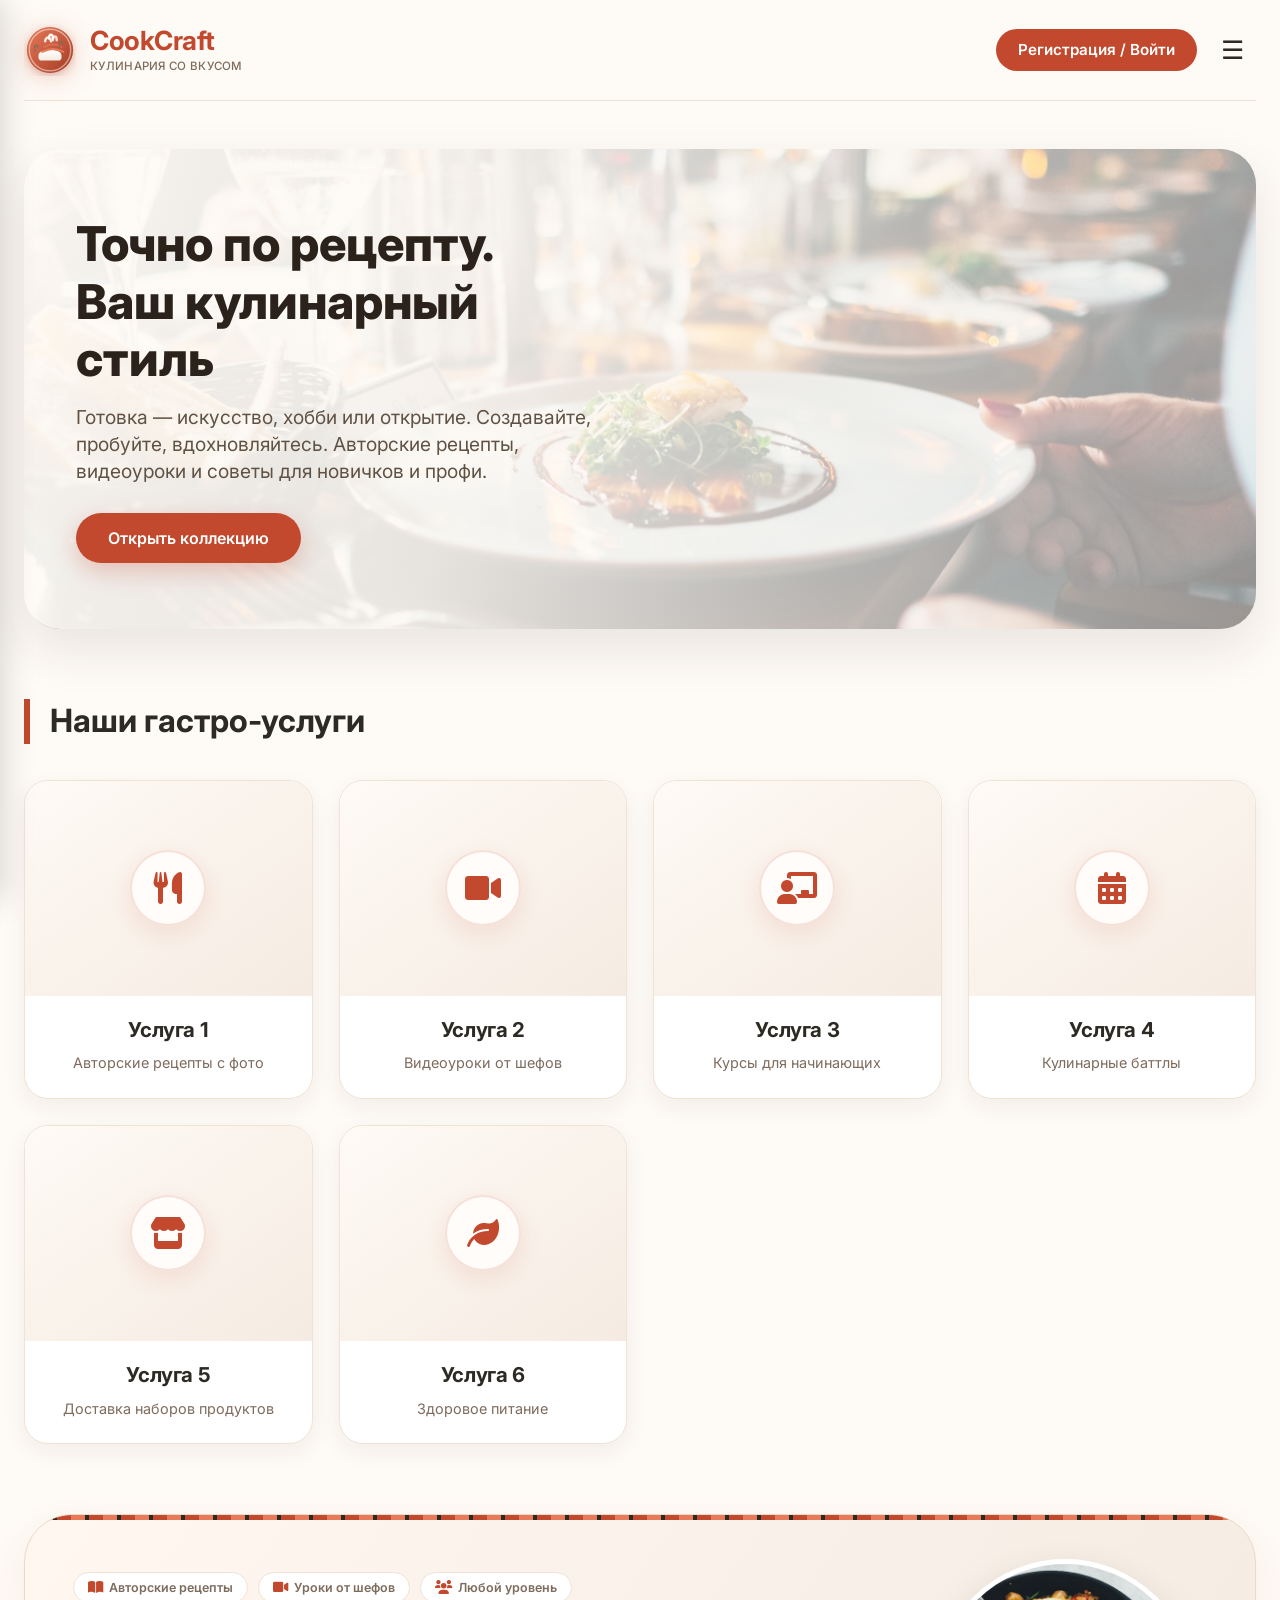
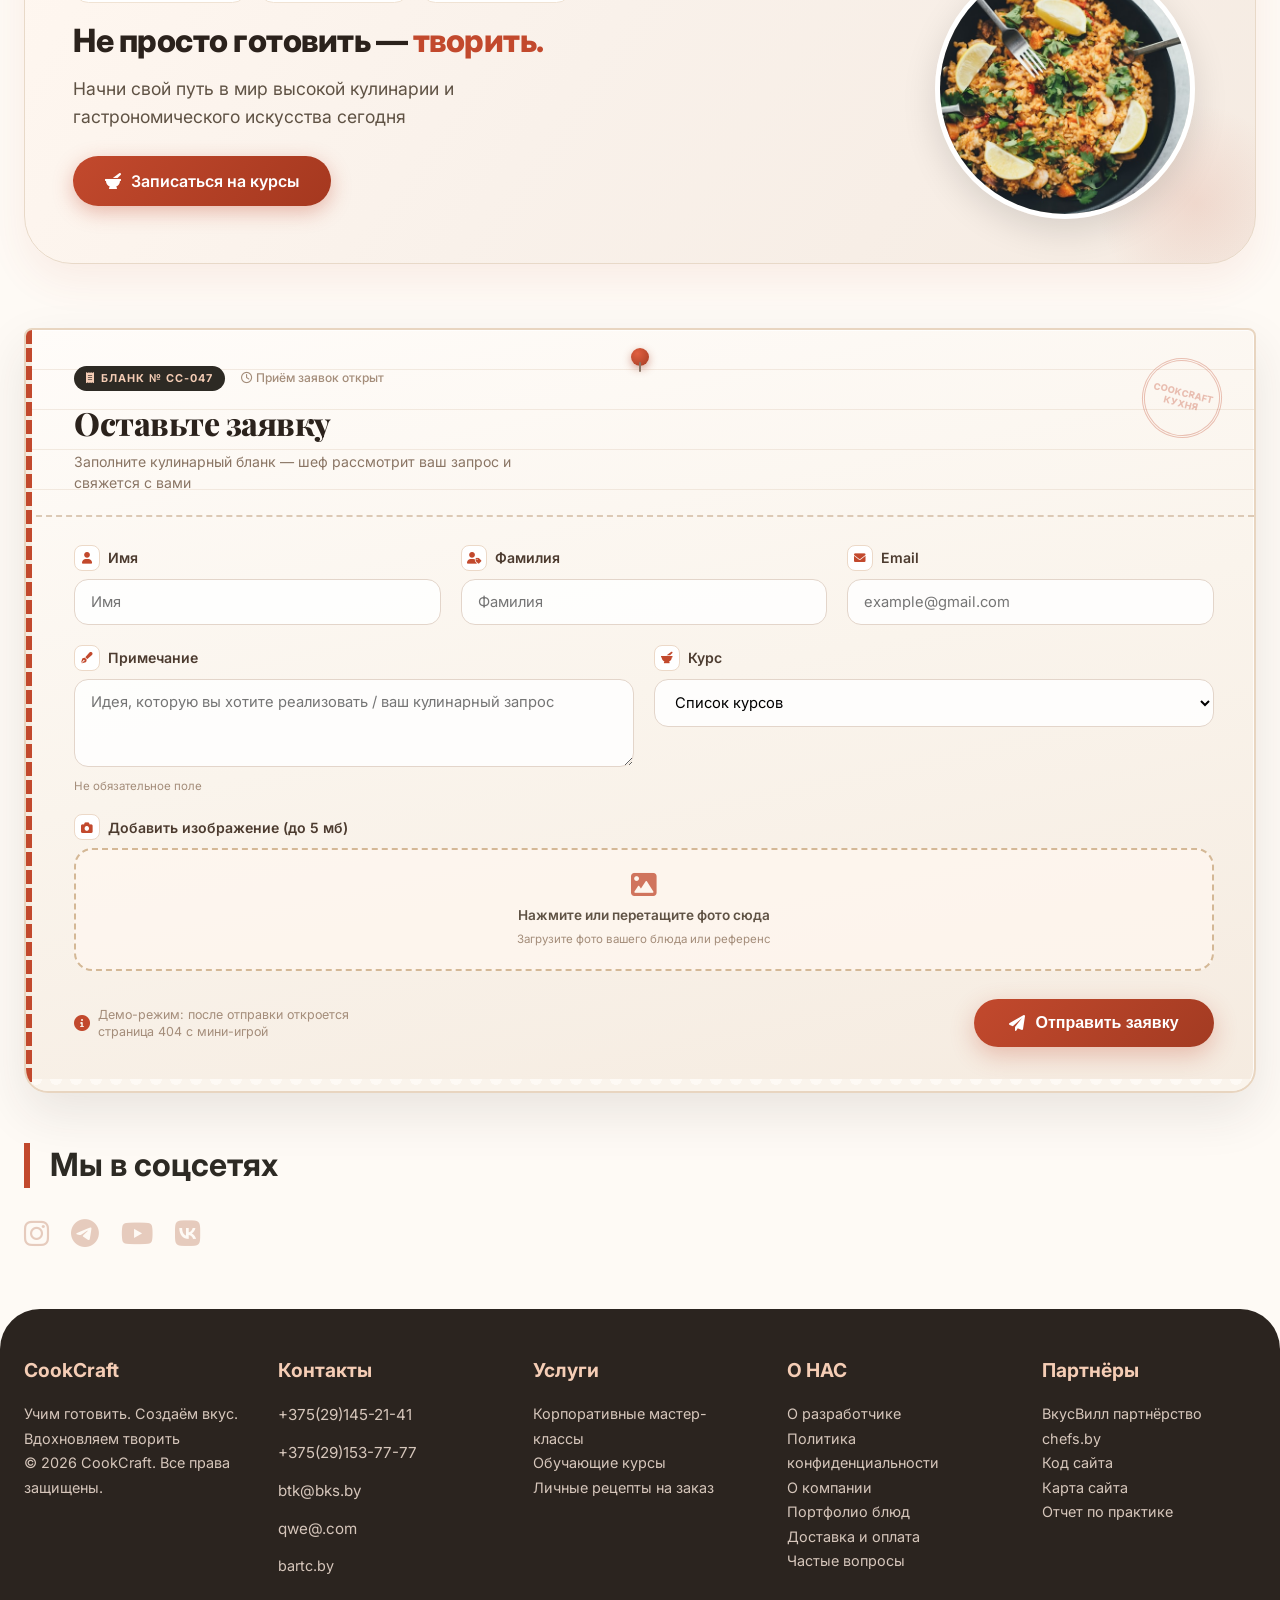
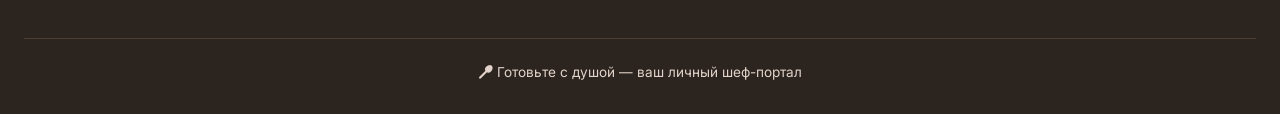
<file: index.html>
﻿<!DOCTYPE html>
<html lang="ru">
<head>
    <meta charset="UTF-8">
    <meta name="viewport" content="width=device-width, initial-scale=1.0">
    <title>CookCraft | Кулинарный сайт — рецепты, курсы, вдохновение</title>
    <link rel="icon" type="image/svg+xml" href="Image/favicon.svg">
    <link href="https://fonts.googleapis.com/css2?family=Inter:opsz,wght@14..32,300;14..32,400;14..32,500;14..32,600;14..32,700;14..32,800&family=Playfair+Display:ital,wght@0,600;0,700;0,800;1,600&display=swap" rel="stylesheet">
    <link rel="stylesheet" href="https://cdnjs.cloudflare.com/ajax/libs/font-awesome/6.0.0-beta3/css/all.min.css">
    <link rel="stylesheet" href="css/style.css">
    <link rel="stylesheet" href="css/pages.css">
</head>
<body data-page="index" data-base=""><div id="mainContent" class="main-content">
    <div class="container">
        <div class="header">
            <a href="index.html" class="logo-area" style="text-decoration:none;color:inherit;">
                <svg class="logo-icon" viewBox="0 0 54 54" xmlns="http://www.w3.org/2000/svg">
                    <defs>
                        <linearGradient id="lg1" x1="0%" y1="0%" x2="100%" y2="100%">
                            <stop offset="0%" stop-color="#e87a5a"/>
                            <stop offset="100%" stop-color="#a33b22"/>
                        </linearGradient>
                        <linearGradient id="lg2" x1="0%" y1="0%" x2="0%" y2="100%">
                            <stop offset="0%" stop-color="#fff"/>
                            <stop offset="100%" stop-color="#f5ebe2"/>
                        </linearGradient>
                        <filter id="s1" x="-20%" y="-20%" width="140%" height="140%">
                            <feDropShadow dx="0" dy="3" stdDeviation="4" flood-color="#a33b22" flood-opacity="0.25"/>
                        </filter>
                    </defs>
                    <circle cx="27" cy="27" r="24" fill="url(#lg1)" filter="url(#s1)"/>
                    <circle cx="27" cy="27" r="21.5" fill="none" stroke="#fefaf5" stroke-width="1.5" opacity="0.5"/>
                    <path d="M15 33c0-4 4-6 12-6s12 2 12 6v2c0 1.5-1.5 3-3 3H18c-1.5 0-3-1.5-3-3v-2z" fill="url(#lg2)"/>
                    <path d="M19 29c4-2 8-3 11-3s7 1 11 3" fill="none" stroke="#e87a5a" stroke-width="2" stroke-linecap="round"/>
                    <path d="M21 24c3-2 6-3 9-3s6 1 9 3" fill="none" stroke="#e87a5a" stroke-width="2" stroke-linecap="round" opacity="0.6"/>
                    <path d="M22 18c0-3 2-4 3-4s3 1 3 4" fill="none" stroke="#fefaf5" stroke-width="2.5" stroke-linecap="round" opacity="0.9"/>
                    <path d="M30 17c0-3 1-4 2-4s2 1 2 4" fill="none" stroke="#fefaf5" stroke-width="2.5" stroke-linecap="round" opacity="0.8"/>
                    <path d="M26 15c0-3 1-4 2-4s2 1 2 4" fill="none" stroke="#fefaf5" stroke-width="2.5" stroke-linecap="round"/>
                    <path d="M36 21c1 0 2 1 2 2s-1 2-2 2" fill="#7f6b5c" opacity="0.8"/>
                    <path d="M37 21c0-2 1-3 2-3s1 1 1 3" fill="none" stroke="#7f6b5c" stroke-width="1.2"/>
                    <path d="M12 25c-1 0-2 1-2 2s1 2 2 2" fill="#7f6b5c" opacity="0.6"/>
                    <path d="M11 25c0-2 1-3 2-3s1 1 1 3" fill="none" stroke="#7f6b5c" stroke-width="1.2"/>
                </svg>
                <div class="logo-text">
                    <h1>CookCraft</h1>
                    <span>Кулинария со вкусом</span>
                </div>
            </a>
            <div class="header-actions">
                <a href="#auth" class="header-reg-btn" id="openRegistrationBtn" style="text-decoration:none;display:inline-flex;align-items:center;">Регистрация / Войти</a>
                <button class="burger-btn" id="burgerToggle">☰</button>
            </div>
        </div>

        <div class="hero">
            <div class="hero-bg" aria-hidden="true">
                <img src="Image/photo-1414235077428-338989a2e8c0.avif" alt="">
                <div class="hero-overlay"></div>
            </div>
            <div class="hero-content">
                <div class="hero-text">
                    <h2>Точно по рецепту. <br> Ваш кулинарный стиль</h2>
                    <p>Готовка — искусство, хобби или открытие. Создавайте, пробуйте, вдохновляйтесь. Авторские рецепты, видеоуроки и советы для новичков и профи.</p>
                    <a href="pages/gallery.html" class="hero-btn" style="text-decoration:none;display:inline-block;">Открыть коллекцию</a>
                </div>
            </div>
        </div>

        <div class="services" id="services-anchor">
            <div class="section-title">Наши гастро-услуги</div>
            <div class="services-grid">
                <a href="pages/gallery.html" class="service-card">
                    <div class="service-card-media">
                        <span class="service-card-badge"><i class="fas fa-utensils"></i></span>
                    </div>
                    <div class="service-card-body">
                        <h3>Услуга 1</h3>
                        <p>Авторские рецепты с фото</p>
                    </div>
                </a>
                <div class="service-card link-404" role="button" tabindex="0">
                    <div class="service-card-media">
                        <span class="service-card-badge"><i class="fas fa-video"></i></span>
                    </div>
                    <div class="service-card-body">
                        <h3>Услуга 2</h3>
                        <p>Видеоуроки от шефов</p>
                    </div>
                </div>
                <a href="#course-form" class="service-card">
                    <div class="service-card-media">
                        <span class="service-card-badge"><i class="fas fa-chalkboard-user"></i></span>
                    </div>
                    <div class="service-card-body">
                        <h3>Услуга 3</h3>
                        <p>Курсы для начинающих</p>
                    </div>
                </a>
                <div class="service-card link-404" role="button" tabindex="0">
                    <div class="service-card-media">
                        <span class="service-card-badge"><i class="fas fa-calendar-alt"></i></span>
                    </div>
                    <div class="service-card-body">
                        <h3>Услуга 4</h3>
                        <p>Кулинарные баттлы</p>
                    </div>
                </div>
                <div class="service-card link-404" role="button" tabindex="0">
                    <div class="service-card-media">
                        <span class="service-card-badge"><i class="fas fa-store"></i></span>
                    </div>
                    <div class="service-card-body">
                        <h3>Услуга 5</h3>
                        <p>Доставка наборов продуктов</p>
                    </div>
                </div>
                <div class="service-card link-404" role="button" tabindex="0">
                    <div class="service-card-media">
                        <span class="service-card-badge"><i class="fas fa-leaf"></i></span>
                    </div>
                    <div class="service-card-body">
                        <h3>Услуга 6</h3>
                        <p>Здоровое питание</p>
                    </div>
                </div>
            </div>
        </div>
<div class="craft-section">
            <div class="craft-inner">
                <div class="craft-content">
                    <div class="craft-tags">
                        <span class="craft-tag"><i class="fas fa-book-open"></i> Авторские рецепты</span>
                        <span class="craft-tag"><i class="fas fa-video"></i> Уроки от шефов</span>
                        <span class="craft-tag"><i class="fas fa-users"></i> Любой уровень</span>
                    </div>
                    <h3>Не просто готовить — <em>творить.</em></h3>
                    <p>Начни свой путь в мир высокой кулинарии и гастрономического искусства сегодня</p>
                    <div class="craft-actions">
                        <a href="#course-form" class="course-btn" style="text-decoration:none;display:inline-flex;"><i class="fas fa-mortar-pestle"></i> Записаться на курсы</a>
                    </div>
                </div>
                <div class="craft-visual" aria-hidden="true">
                    <div class="craft-photo-wrap">
                        <img src="Image/photo-1512058564366-18510be2db19.jpg" alt="" loading="lazy">
                    </div>
                </div>
            </div>
        </div>

        <div class="form-section" id="course-form">
            <div class="order-slip">
                <div class="order-slip-pin" aria-hidden="true"></div>
                <div class="order-slip-header">
                    <div class="order-slip-stamp">CookCraft<br>Кухня</div>
                    <div class="order-slip-meta">
                        <span class="order-slip-num"><i class="fas fa-receipt"></i> Бланк № CC-047</span>
                        <span class="order-slip-date"><i class="far fa-clock"></i> Приём заявок открыт</span>
                    </div>
                    <h3>Оставьте заявку</h3>
                    <p>Заполните кулинарный бланк — шеф рассмотрит ваш запрос и свяжется с вами</p>
                </div>

                <form id="culinaryForm" class="order-slip-body" action="404.html">
                    <div class="form-row">
                        <div class="form-group">
                            <label><i class="fas fa-user"></i> Имя</label>
                            <input type="text" placeholder="Имя" required>
                        </div>
                        <div class="form-group">
                            <label><i class="fas fa-user-tag"></i> Фамилия</label>
                            <input type="text" placeholder="Фамилия">
                        </div>
                        <div class="form-group">
                            <label><i class="fas fa-envelope"></i> Email</label>
                            <input type="email" placeholder="example@gmail.com" required>
                        </div>
                    </div>
                    <div class="form-row">
                        <div class="form-group">
                            <label><i class="fas fa-pen-fancy"></i> Примечание</label>
                            <textarea rows="3" placeholder="Идея, которую вы хотите реализовать / ваш кулинарный запрос"></textarea>
                            <div class="note-text">Не обязательное поле</div>
                        </div>
                        <div class="form-group">
                            <label><i class="fas fa-mortar-pestle"></i> Курс</label>
                            <select>
                                <option>Список курсов</option>
                                <option>Основы кулинарии</option>
                                <option>Высокая кухня</option>
                                <option>Выпечка и десерты</option>
                                <option>Здоровое меню</option>
                            </select>
                        </div>
                    </div>
                    <div class="form-row">
                        <div class="form-group">
                            <label><i class="fas fa-camera"></i> Добавить изображение (до 5 мб)</label>
                            <div class="file-zone">
                                <input type="file" accept="image/*" class="file-upload" aria-label="Загрузить изображение">
                                <i class="fas fa-image file-zone-icon" aria-hidden="true"></i>
                                <div class="file-zone-text">Нажмите или перетащите фото сюда</div>
                                <div class="note-text">Загрузите фото вашего блюда или референс</div>
                            </div>
                        </div>
                    </div>
                    <div class="order-slip-footer">
                        <div class="order-slip-hint">
                            <i class="fas fa-info-circle"></i>
                            Демо-режим: после отправки откроется страница 404 с мини-игрой
                        </div>
                        <button type="submit" class="submit-btn open-404-page">
                            <i class="fas fa-paper-plane"></i> Отправить заявку
                        </button>
                    </div>
                </form>

                <div class="order-slip-tear" aria-hidden="true"></div>
            </div>
        </div>

        <div style="margin: 20px 0 30px;">
            <div class="section-title">Мы в соцсетях</div>
            <div class="social-icons">
                <i class="fab fa-instagram open-404-page"></i>
                <i class="fab fa-telegram open-404-page"></i>
                <i class="fab fa-youtube open-404-page"></i>
                <i class="fab fa-vk open-404-page"></i>
            </div>
        </div>
    </div>

    <div class="footer">
        <div class="container">
            <div class="footer-grid">
                <div class="footer-col">
                    <h4>CookCraft</h4>
                    <p>Учим готовить. Создаём вкус. Вдохновляем творить</p>
                    <p>© 2026 CookCraft. Все права защищены.</p>
                </div>
                <div class="footer-col">
                    <h4>Контакты</h4>
                    <div class="contact-item"><p>+375(29)145-21-41</p></div>
                    <div class="contact-item"><p>+375(29)153-77-77</p></div>
                    <div class="contact-item"><p>btk@bks.by</p></div>
                    <div class="contact-item"><p>qwe@.com</p></div>
                    <div class="contact-item"><p><a href="https://bartc.by/index.php/ru/" target="_blank">bartc.by</a></p></div>
                </div>
                <div class="footer-col">
                    <h4>Услуги</h4>
                    <p class="link-404">Корпоративные мастер-классы</p>
                    <p class="link-404">Обучающие курсы</p>
                    <p class="link-404">Личные рецепты на заказ</p>
                </div>
                <div class="footer-col">
                    <h4>О НАС</h4>
                    <p><a href="pages/developer.html" class="nav-link-developer">О разработчике</a></p>
                    <p><a href="pages/privacy.html" class="nav-link-privacy">Политика конфиденциальности</a></p>
                    <p class="link-404">О компании</p>
                    <p><a href="pages/gallery.html">Портфолио блюд</a></p>
                    <p class="link-404">Доставка и оплата</p>
                    <p class="link-404">Частые вопросы</p>
                </div>
                <div class="footer-col">
                    <h4>Партнёры</h4>
                    <p class="link-404">ВкусВилл партнёрство</p>
                    <p class="link-404">chefs.by</p>
                    <p class="link-404">Код сайта</p>
                    <p><a href="pages/sitemap.html">Карта сайта</a></p>
                    <p><a href="downloads/otchet-praktiki.pdf">Отчет по практике</a></p>
                </div>
            </div>
            <div class="copyright"><i class="fas fa-utensil-spoon"></i> Готовьте с душой — ваш личный шеф-портал</div>
        </div>
    </div>
</div>


<div id="auth" class="page-registration">
    <div class="reg-wrap">
        <div class="reg-top-bar">
            <a class="reg-back-btn" id="regBackToHome" href="index.html"><i class="fas fa-arrow-left"></i><span class="reg-back-text"> На главную</span></a>
            <div class="logo-area" style="pointer-events:none;">
                <svg class="logo-icon" viewBox="0 0 54 54" xmlns="http://www.w3.org/2000/svg" aria-hidden="true">
                    <defs>
                        <linearGradient id="reg-lg1" x1="0%" y1="0%" x2="100%" y2="100%">
                            <stop offset="0%" stop-color="#e87a5a"/>
                            <stop offset="100%" stop-color="#a33b22"/>
                        </linearGradient>
                        <linearGradient id="reg-lg2" x1="0%" y1="0%" x2="0%" y2="100%">
                            <stop offset="0%" stop-color="#fff"/>
                            <stop offset="100%" stop-color="#f5ebe2"/>
                        </linearGradient>
                        <filter id="reg-s1" x="-20%" y="-20%" width="140%" height="140%">
                            <feDropShadow dx="0" dy="3" stdDeviation="4" flood-color="#a33b22" flood-opacity="0.25"/>
                        </filter>
                    </defs>
                    <circle cx="27" cy="27" r="24" fill="url(#reg-lg1)" filter="url(#reg-s1)"/>
                    <circle cx="27" cy="27" r="21.5" fill="none" stroke="#fefaf5" stroke-width="1.5" opacity="0.5"/>
                    <path d="M15 33c0-4 4-6 12-6s12 2 12 6v2c0 1.5-1.5 3-3 3H18c-1.5 0-3-1.5-3-3v-2z" fill="url(#reg-lg2)"/>
                    <path d="M19 29c4-2 8-3 11-3s7 1 11 3" fill="none" stroke="#e87a5a" stroke-width="2" stroke-linecap="round"/>
                    <path d="M21 24c3-2 6-3 9-3s6 1 9 3" fill="none" stroke="#e87a5a" stroke-width="2" stroke-linecap="round" opacity="0.6"/>
                    <path d="M22 18c0-3 2-4 3-4s3 1 3 4" fill="none" stroke="#fefaf5" stroke-width="2.5" stroke-linecap="round" opacity="0.9"/>
                    <path d="M30 17c0-3 1-4 2-4s2 1 2 4" fill="none" stroke="#fefaf5" stroke-width="2.5" stroke-linecap="round" opacity="0.8"/>
                    <path d="M26 15c0-3 1-4 2-4s2 1 2 4" fill="none" stroke="#fefaf5" stroke-width="2.5" stroke-linecap="round"/>
                    <path d="M36 21c1 0 2 1 2 2s-1 2-2 2" fill="#7f6b5c" opacity="0.8"/>
                    <path d="M37 21c0-2 1-3 2-3s1 1 1 3" fill="none" stroke="#7f6b5c" stroke-width="1.2"/>
                    <path d="M12 25c-1 0-2 1-2 2s1 2 2 2" fill="#7f6b5c" opacity="0.6"/>
                    <path d="M11 25c0-2 1-3 2-3s1 1 1 3" fill="none" stroke="#7f6b5c" stroke-width="1.2"/>
                </svg>
                <div class="logo-text">
                    <h1>CookCraft</h1>
                    <span>Кулинария со вкусом</span>
                </div>
            </div>
        </div>

        <div class="reg-passport">
            <div class="reg-stamp">Официально<br>вкусно</div>
            <div class="reg-passport-header">
                <div class="reg-badge"><i class="fas fa-id-card"></i> Паспорт шефа</div>
                <h2>Оформите свой кулинарный профиль</h2>
                <p>Четыре шага — и вы в клубе CookCraft. (Демо-режим: аккаунт не создаётся)</p>
            </div>

            <div class="reg-steps-indicator" id="regStepsIndicator">
                <span class="reg-step-dot active" data-step="0"></span>
                <span class="reg-step-dot" data-step="1"></span>
                <span class="reg-step-dot" data-step="2"></span>
                <span class="reg-step-dot" data-step="3"></span>
            </div>

            <div class="reg-body">
                <div class="reg-step-panel active" data-step="0">
                    <div class="reg-step-title"><span class="step-num">1</span> Кто вы на кухне?</div>
                    <p class="reg-step-desc">Выберите кулинарный архетип — он попадёт в ваш «паспорт»</p>
                    <div class="chef-archetypes" id="archetypeGrid">
                        <div class="archetype-card selected" data-arch="Домашний маг">
                            <strong>Домашний маг</strong>
                            <span>Уют и семейные рецепты</span>
                        </div>
                        <div class="archetype-card" data-arch="Гриль-мастер">
                            <strong>Гриль-мастер</strong>
                            <span>Дым, мясо, огонь</span>
                        </div>
                        <div class="archetype-card" data-arch="Патисье">
                            <strong>Патисье</strong>
                            <span>Сладкое и выпечка</span>
                        </div>
                        <div class="archetype-card" data-arch="Фьюжн-экспериментатор">
                            <strong>Фьюжн-шеф</strong>
                            <span>Микс культур</span>
                        </div>
                        <div class="archetype-card" data-arch="ЗОЖ-гурман">
                            <strong>ЗОЖ-гурман</strong>
                            <span>Лёгко и полезно</span>
                        </div>
                        <div class="archetype-card" data-arch="Ночной раменщик">
                            <strong>Ночной раменщик</strong>
                            <span>После полуночи</span>
                        </div>
                    </div>
                </div>

                <div class="reg-step-panel" data-step="1">
                    <div class="reg-step-title"><span class="step-num">2</span> Ваш «уровень перца»</div>
                    <p class="reg-step-desc">Насколько смело вы экспериментируете со вкусом?</p>
                    <div class="spice-meter">
                        <div class="spice-labels">
                            <span>Огурец</span>
                            <span>Базилик</span>
                            <span>Чили</span>
                            <span>Дракон</span>
                        </div>
                        <div class="spice-track"></div>
                        <div class="spice-thumb-wrap">
                            <input type="range" class="spice-slider" id="spiceSlider" min="0" max="100" value="35">
                        </div>
                        <div class="spice-value-display" id="spiceDisplay"><i class="fas fa-pepper-hot"></i> Уровень: щадящий базилик</div>
                    </div>
                </div>

                <div class="reg-step-panel" data-step="2">
                    <div class="reg-step-title"><span class="step-num">3</span> Любимые «меридианы вкуса»</div>
                    <p class="reg-step-desc">Отметьте до 3 кухонь — мы «подсолим» ленту рецептов</p>
                    <div class="cuisine-tags" id="cuisineTags">
                        <button type="button" class="cuisine-tag selected">🇮🇹 Италия</button>
                        <button type="button" class="cuisine-tag">🇯🇵 Япония</button>
                        <button type="button" class="cuisine-tag">🇬🇪 Грузия</button>
                        <button type="button" class="cuisine-tag">🇫🇷 Франция</button>
                        <button type="button" class="cuisine-tag">🇲🇽 Мексика</button>
                        <button type="button" class="cuisine-tag">🇮🇳 Индия</button>
                        <button type="button" class="cuisine-tag">🇹🇭 Тайланд</button>
                        <button type="button" class="cuisine-tag">🇧🇾 Домашняя</button>
                    </div>
                </div>

                <div class="reg-step-panel" data-step="3">
                    <div class="reg-step-title"><span class="step-num">4</span> Завершите паспорт</div>
                    <p class="reg-step-desc">Поля ниже — только для вида, отправка не работает</p>

                    <div class="reg-summary" id="regSummary">
                        <div class="reg-summary-row"><span>Архетип</span><span id="sumArch">Домашний маг</span></div>
                        <div class="reg-summary-row"><span>Уровень перца</span><span id="sumSpice">—</span></div>
                        <div class="reg-summary-row"><span>Кухни</span><span id="sumCuisines">🇮🇹 Италия</span></div>
                    </div>

                    <div class="reg-step-final-grid">
                        <div class="reg-avatar-zone open-404-page" role="button" tabindex="0">
                            <i class="fas fa-camera"></i>
                            <p>Фото шефа</p>
                            <div class="note-text">→ демо 404</div>
                        </div>
                        <div class="reg-fields">
                            <div class="form-group">
                                <label>Псевдоним</label>
                                <input type="text" id="regNickname" placeholder="Chef_Borsch">
                            </div>
                            <div class="form-group">
                                <label>Email</label>
                                <input type="email" id="regEmail" placeholder="chef@example.com">
                            </div>
                            <div class="form-group">
                                <label>Пароль</label>
                                <input type="password" placeholder="••••••••">
                            </div>
                        </div>
                    </div>

                    <div class="reg-social-divider">или войти через</div>
                    <div class="reg-social-btns">
                        <button type="button" class="reg-social-btn open-404-page"><i class="fab fa-google"></i> Google</button>
                        <button type="button" class="reg-social-btn open-404-page"><i class="fab fa-apple"></i> Apple</button>
                        <button type="button" class="reg-social-btn open-404-page"><i class="fab fa-telegram"></i> TG</button>
                    </div>

                    <div class="reg-demo-banner">
                        <i class="fas fa-info-circle"></i> Демо: «Выдать паспорт» и соцсети → 404
                    </div>
                </div>
            </div>

            <div class="reg-footer">
                <div class="reg-nav-btns">
                    <button type="button" class="reg-btn-secondary" id="regPrevBtn" style="visibility:hidden;">Назад</button>
                    <button type="button" class="reg-btn-primary" id="regNextBtn">Далее <i class="fas fa-arrow-right"></i></button>
                </div>
                <p class="reg-login-link">Уже есть паспорт? <button type="button" class="open-404-page">Войти в аккаунт</button></p>
            </div>
        </div>
    </div>
</div>


<div class="overlay" id="sidebarOverlay"></div>
<div class="sidebar" id="sidebar">
    <div class="sidebar-header">
        <h3 style="color:#c2492d;font-weight:700;">Меню</h3>
        <button class="sidebar-close" id="sidebarClose">✕</button>
    </div>
    <ul class="side-nav">
        <li class="side-item"><a href="index.html" class="side-link">Главная</a></li>
        <li class="side-item"><a href="pages/gallery.html" class="side-link">Галерея</a></li>
        <li class="side-item"><a href="pages/contacts.html" class="side-link">Контакты</a></li>
        <li class="side-item has-sub">
            <a href="#" class="side-link">Рецепты</a>
            <ul class="side-dropdown">
                <li class="side-item has-sub">
                    <a href="#" class="side-link link-404">Завтраки</a>
                    <ul class="side-dropdown">
                        <li><a href="#" class="side-link link-404">Блинчики</a></li>
                        <li><a href="#" class="side-link link-404">Яичница</a></li>
                        <li><a href="#" class="side-link link-404">Смузи-боулы</a></li>
                    </ul>
                </li>
                <li class="side-item has-sub">
                    <a href="#" class="side-link link-404">Основные блюда</a>
                    <ul class="side-dropdown">
                        <li><a href="#" class="side-link link-404">Паста</a></li>
                        <li><a href="#" class="side-link link-404">Супы</a></li>
                        <li><a href="#" class="side-link link-404">Рагу</a></li>
                    </ul>
                </li>
                <li class="side-item has-sub">
                    <a href="#" class="side-link link-404">Десерты</a>
                    <ul class="side-dropdown">
                        <li><a href="#" class="side-link link-404">Торты</a></li>
                        <li><a href="#" class="side-link link-404">Кексы</a></li>
                        <li><a href="#" class="side-link link-404">Мороженое</a></li>
                    </ul>
                </li>
            </ul>
        </li>
        <li class="side-item has-sub">
            <a href="#" class="side-link">Курсы</a>
            <ul class="side-dropdown">
                <li><a href="#" class="side-link link-404">Для начинающих</a></li>
                <li><a href="#" class="side-link link-404">Высокая кухня</a></li>
                <li class="side-item has-sub">
                    <a href="#" class="side-link link-404">Кондитерское дело</a>
                    <ul class="side-dropdown">
                        <li><a href="#" class="side-link link-404">Хлеб</a></li>
                        <li><a href="#" class="side-link link-404">Пирожные</a></li>
                        <li><a href="#" class="side-link link-404">Торты на заказ</a></li>
                    </ul>
                </li>
                <li><a href="#" class="side-link link-404">Здоровое питание</a></li>
            </ul>
        </li>
        <li class="side-item"><a href="#" class="side-link link-404">Форум</a></li>
        <li class="side-item"><a href="#" class="side-link link-404">О нас</a></li>
        <li class="side-item"><a href="pages/privacy.html" class="side-link">Политика конфиденциальности</a></li>
        <li class="side-item"><a href="pages/developer.html" class="side-link">О разработчике</a></li>
        <li class="side-item"><a href="pages/sitemap.html" class="side-link">Карта сайта</a></li>
    </ul>
</div>


<script src="js/site.js"></script>
</body>
</html>
</file>
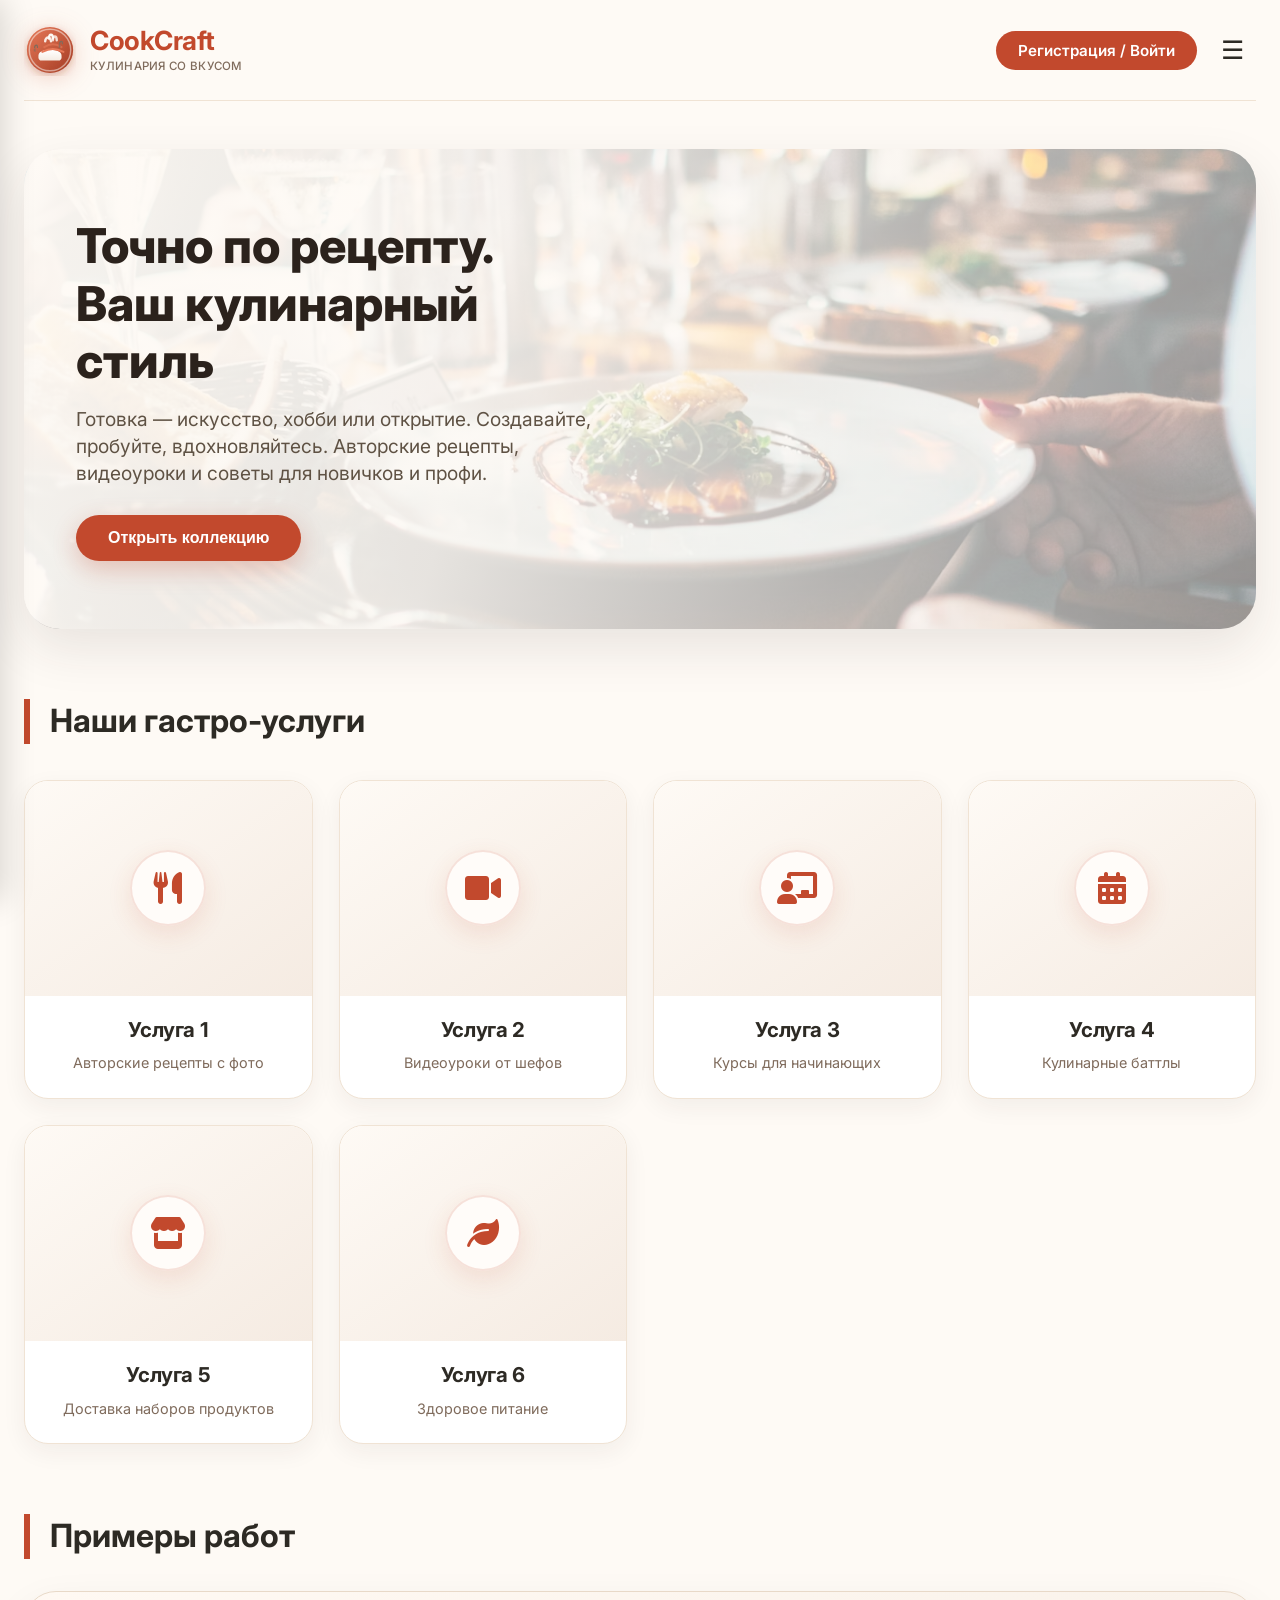
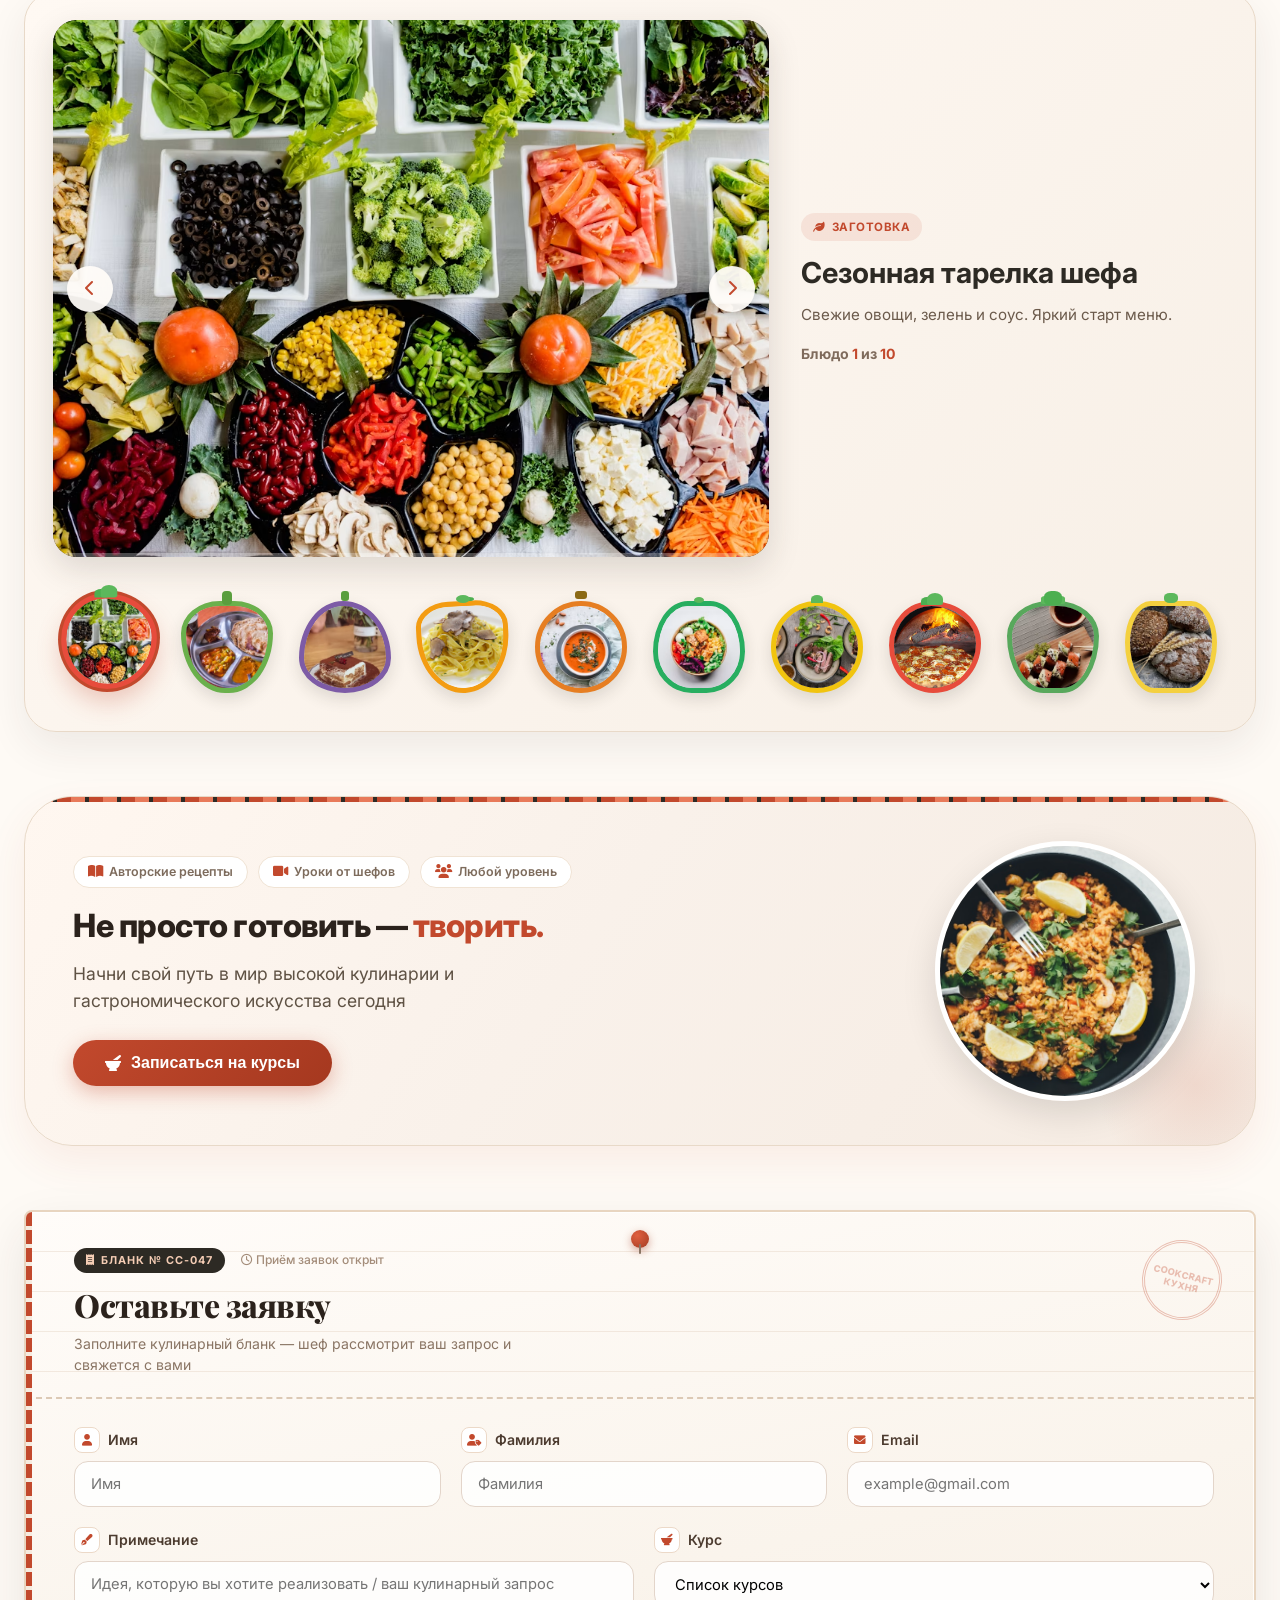
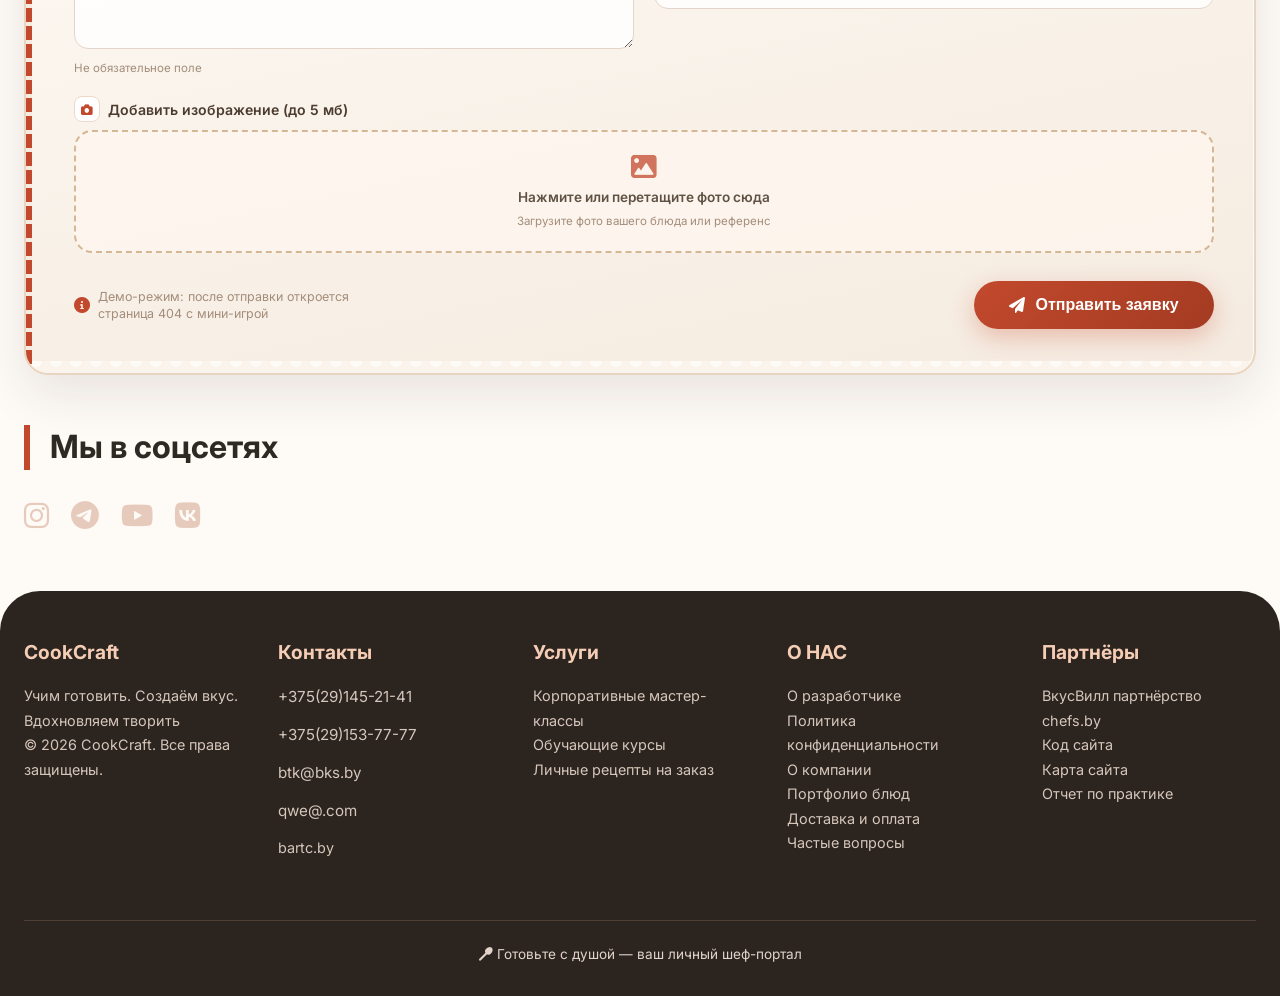
<file: готовое.html>
﻿<!DOCTYPE html>
<html lang="ru">
<head>
    <meta charset="UTF-8">
    <meta name="viewport" content="width=device-width, initial-scale=1.0, user-scalable=yes">
    <title>CookCraft | Кулинарный сайт — рецепты, курсы, вдохновение</title>
    <link href="https://fonts.googleapis.com/css2?family=Inter:opsz,wght@14..32,300;14..32,400;14..32,500;14..32,600;14..32,700;14..32,800&family=Playfair+Display:ital,wght@0,600;0,700;0,800;1,600&display=swap" rel="stylesheet">
    <link rel="stylesheet" href="https://cdnjs.cloudflare.com/ajax/libs/font-awesome/6.0.0-beta3/css/all.min.css">
    <link rel="icon" type="image/svg+xml" href="Image/favicon.svg">
    <link rel="stylesheet" href="css/style.css">
    <link rel="stylesheet" href="css/pages.css">

</head>
<body>

<div id="mainContent" class="main-content">
    <div class="container">
        <div class="header">
            <div class="logo-area">
                <svg class="logo-icon" viewBox="0 0 54 54" xmlns="http://www.w3.org/2000/svg">
                    <defs>
                        <linearGradient id="lg1" x1="0%" y1="0%" x2="100%" y2="100%">
                            <stop offset="0%" stop-color="#e87a5a"/>
                            <stop offset="100%" stop-color="#a33b22"/>
                        </linearGradient>
                        <linearGradient id="lg2" x1="0%" y1="0%" x2="0%" y2="100%">
                            <stop offset="0%" stop-color="#fff"/>
                            <stop offset="100%" stop-color="#f5ebe2"/>
                        </linearGradient>
                        <filter id="s1" x="-20%" y="-20%" width="140%" height="140%">
                            <feDropShadow dx="0" dy="3" stdDeviation="4" flood-color="#a33b22" flood-opacity="0.25"/>
                        </filter>
                    </defs>
                    <circle cx="27" cy="27" r="24" fill="url(#lg1)" filter="url(#s1)"/>
                    <circle cx="27" cy="27" r="21.5" fill="none" stroke="#fefaf5" stroke-width="1.5" opacity="0.5"/>
                    <path d="M15 33c0-4 4-6 12-6s12 2 12 6v2c0 1.5-1.5 3-3 3H18c-1.5 0-3-1.5-3-3v-2z" fill="url(#lg2)"/>
                    <path d="M19 29c4-2 8-3 11-3s7 1 11 3" fill="none" stroke="#e87a5a" stroke-width="2" stroke-linecap="round"/>
                    <path d="M21 24c3-2 6-3 9-3s6 1 9 3" fill="none" stroke="#e87a5a" stroke-width="2" stroke-linecap="round" opacity="0.6"/>
                    <path d="M22 18c0-3 2-4 3-4s3 1 3 4" fill="none" stroke="#fefaf5" stroke-width="2.5" stroke-linecap="round" opacity="0.9"/>
                    <path d="M30 17c0-3 1-4 2-4s2 1 2 4" fill="none" stroke="#fefaf5" stroke-width="2.5" stroke-linecap="round" opacity="0.8"/>
                    <path d="M26 15c0-3 1-4 2-4s2 1 2 4" fill="none" stroke="#fefaf5" stroke-width="2.5" stroke-linecap="round"/>
                    <path d="M36 21c1 0 2 1 2 2s-1 2-2 2" fill="#7f6b5c" opacity="0.8"/>
                    <path d="M37 21c0-2 1-3 2-3s1 1 1 3" fill="none" stroke="#7f6b5c" stroke-width="1.2"/>
                    <path d="M12 25c-1 0-2 1-2 2s1 2 2 2" fill="#7f6b5c" opacity="0.6"/>
                    <path d="M11 25c0-2 1-3 2-3s1 1 1 3" fill="none" stroke="#7f6b5c" stroke-width="1.2"/>
                </svg>
                <div class="logo-text">
                    <h1>CookCraft</h1>
                    <span>Кулинария со вкусом</span>
                </div>
            </div>
            <div class="header-actions">
                <button type="button" class="header-reg-btn" id="openRegistrationBtn">Регистрация / Войти</button>
                <button class="burger-btn" id="burgerToggle">☰</button>
            </div>
        </div>

        <div class="hero">
            <div class="hero-bg" aria-hidden="true">
                <img src="Image/photo-1414235077428-338989a2e8c0.avif" alt="">
                <div class="hero-overlay"></div>
            </div>
            <div class="hero-content">
                <div class="hero-text">
                    <h2>Точно по рецепту. <br> Ваш кулинарный стиль</h2>
                    <p>Готовка — искусство, хобби или открытие. Создавайте, пробуйте, вдохновляйтесь. Авторские рецепты, видеоуроки и советы для новичков и профи.</p>
                    <button type="button" class="hero-btn scroll-gallery">Открыть коллекцию</button>
                </div>
            </div>
        </div>

        <div class="services" id="services-anchor">
            <div class="section-title">Наши гастро-услуги</div>
            <div class="services-grid">
                <div class="service-card scroll-gallery" role="button" tabindex="0">
                    <div class="service-card-media">
                        <span class="service-card-badge"><i class="fas fa-utensils"></i></span>
                    </div>
                    <div class="service-card-body"><h3>Услуга 1</h3><p>Авторские рецепты с фото</p></div>
                </div>
                <div class="service-card link-404" role="button" tabindex="0">
                    <div class="service-card-media">
                        <span class="service-card-badge"><i class="fas fa-video"></i></span>
                    </div>
                    <div class="service-card-body"><h3>Услуга 2</h3><p>Видеоуроки от шефов</p></div>
                </div>
                <div class="service-card scroll-course" role="button" tabindex="0">
                    <div class="service-card-media">
                        <span class="service-card-badge"><i class="fas fa-chalkboard-user"></i></span>
                    </div>
                    <div class="service-card-body"><h3>Услуга 3</h3><p>Курсы для начинающих</p></div>
                </div>
                <div class="service-card link-404" role="button" tabindex="0">
                    <div class="service-card-media">
                        <span class="service-card-badge"><i class="fas fa-calendar-alt"></i></span>
                    </div>
                    <div class="service-card-body"><h3>Услуга 4</h3><p>Кулинарные баттлы</p></div>
                </div>
                <div class="service-card link-404" role="button" tabindex="0">
                    <div class="service-card-media">
                        <span class="service-card-badge"><i class="fas fa-store"></i></span>
                    </div>
                    <div class="service-card-body"><h3>Услуга 5</h3><p>Доставка наборов продуктов</p></div>
                </div>
                <div class="service-card link-404" role="button" tabindex="0">
                    <div class="service-card-media">
                        <span class="service-card-badge"><i class="fas fa-leaf"></i></span>
                    </div>
                    <div class="service-card-body"><h3>Услуга 6</h3><p>Здоровое питание</p></div>
                </div>
            </div>
        </div>

        <div class="gallery" id="gallery">
            <div class="section-title">Примеры работ</div>
            <div class="gallery-showcase" id="galleryCarousel">
                <div class="gallery-main">
                    <div class="gallery-viewport" id="galleryViewport">
                        <img class="gallery-hero-img" id="galleryHeroImg" src="Image/photo-1498837167922-ddd27525d352.avif" alt="Сезонная тарелка шефа">
                        <button type="button" class="gallery-nav-btn" id="galleryPrev" aria-label="Предыдущее блюдо"><i class="fas fa-chevron-left"></i></button>
                        <button type="button" class="gallery-nav-btn" id="galleryNext" aria-label="Следующее блюдо"><i class="fas fa-chevron-right"></i></button>
                        <div class="gallery-progress" aria-hidden="true"><div class="gallery-progress-fill" id="galleryProgressFill"></div></div>
                    </div>
                    <div class="gallery-info">
                        <span class="gallery-info-tag" id="galleryPassTag"><i class="fas fa-leaf"></i> Заготовка</span>
                        <h3 id="galleryPassTitle">Сезонная тарелка шефа</h3>
                        <p id="galleryPassDesc">Свежие овощи, зелень и соус. Яркий старт меню.</p>
                        <div class="gallery-counter">Блюдо <span id="galleryCurrent">1</span> из <span id="galleryTotal">10</span></div>
                    </div>
                </div>
                <div class="gallery-thumbs" id="galleryThumbs">
                    <button type="button" class="gallery-thumb active" data-veg="tomato" data-index="0" data-full="Image/photo-1498837167922-ddd27525d352.avif" data-tag="Заготовка" data-icon="fa-leaf" data-title="Сезонная тарелка шефа" data-desc="Свежие овощи, зелень и соус. Яркий старт меню." aria-label="Сезонная тарелка">
                        <span class="gallery-veg-photo"><img src="Image/photo-1498837167922-ddd27525d352%20(1).avif" alt=""></span>
                    </button>
                    <button type="button" class="gallery-thumb" data-veg="pepper" data-index="1" data-full="Image/photo-1546833999-b9f581a1996d.avif" data-tag="Горячее" data-icon="fa-fire" data-title="Стейк с карамельной глазурью" data-desc="Сочная подача в ресторанном стиле." aria-label="Стейк">
                        <span class="gallery-veg-photo"><img src="Image/photo-1546833999-b9f581a1996d%20(1).avif" alt=""></span>
                    </button>
                    <button type="button" class="gallery-thumb" data-veg="eggplant" data-index="2" data-full="Image/photo-1571877227200-a0d98ea607e9.avif" data-tag="Десерт" data-icon="fa-cookie" data-title="Крем-брюле с ягодами" data-desc="Нежный десерт с хрустящей карамелью." aria-label="Крем-брюле">
                        <span class="gallery-veg-photo"><img src="Image/photo-1571877227200-a0d98ea607e9%20(1).avif" alt=""></span>
                    </button>
                    <button type="button" class="gallery-thumb" data-veg="carrot" data-index="3" data-full="Image/tagliatelle.jpg" data-tag="Паста" data-icon="fa-utensils" data-title="Тальятелле с трюфелем" data-desc="Домашняя паста и сливочный соус." aria-label="Паста">
                        <span class="gallery-veg-photo"><img src="Image/tagliatelle.jpg" alt=""></span>
                    </button>
                    <button type="button" class="gallery-thumb" data-veg="pumpkin" data-index="4" data-full="Image/photo-1547592166-23ac45744acd.avif" data-tag="Суп" data-icon="fa-mortar-pestle" data-title="Крем-суп из тыквы" data-desc="Тёплая классика с тостами и маслом." aria-label="Суп">
                        <span class="gallery-veg-photo"><img src="Image/photo-1547592166-23ac45744acd%20(1).avif" alt=""></span>
                    </button>
                    <button type="button" class="gallery-thumb" data-veg="cucumber" data-index="5" data-full="Image/photo-1546069901-ba9599a7e63c.avif" data-tag="ЗОЖ" data-icon="fa-seedling" data-title="Боул с авокадо и киноа" data-desc="Лёгкая подача для свежего меню." aria-label="Боул">
                        <span class="gallery-veg-photo"><img src="Image/photo-1546069901-ba9599a7e63c%20(1).avif" alt=""></span>
                    </button>
                    <button type="button" class="gallery-thumb" data-veg="lemon" data-index="6" data-full="Image/photo-1504674900247-0877df9cc836.avif" data-tag="Завтрак" data-icon="fa-sun" data-title="Завтрак шефа" data-desc="Красочная подача для идеального утра." aria-label="Завтрак">
                        <span class="gallery-veg-photo"><img src="Image/photo-1504674900247-0877df9cc836%20(1).avif" alt=""></span>
                    </button>
                    <button type="button" class="gallery-thumb" data-veg="tomato" data-index="7" data-full="Image/6003d054520a97c6cc64d61b5c8d73a0.jpg" data-tag="Выпечка" data-icon="fa-pizza-slice" data-title="Пицца из дровяной печи" data-desc="Хрустящая корочка и ароматный томатный соус." aria-label="Пицца">
                        <span class="gallery-veg-photo"><img src="Image/6003d054520a97c6cc64d61b5c8d73a0.jpg" alt=""></span>
                    </button>
                    <button type="button" class="gallery-thumb" data-veg="broccoli" data-index="8" data-full="Image/photo-1579584425555-c3ce17fd4351.avif" data-tag="Азия" data-icon="fa-fish" data-title="Суши-сет «Sakura»" data-desc="Точная нарезка и идеальная рисовая текстура." aria-label="Суши">
                        <span class="gallery-veg-photo"><img src="Image/photo-1579584425555-c3ce17fd4351%20(1).avif" alt=""></span>
                    </button>
                    <button type="button" class="gallery-thumb" data-veg="corn" data-index="9" data-full="Image/photo-1509440159596-0249088772ff.avif" data-tag="Хлеб" data-icon="fa-bread-slice" data-title="Домашний хлеб на закваске" data-desc="Золотистая корка и мягкий мякиш." aria-label="Хлеб">
                        <span class="gallery-veg-photo"><img src="Image/photo-1509440159596-0249088772ff%20(1).avif" alt=""></span>
                    </button>
                </div>
            </div>
        </div>
        <div class="craft-section">
            <div class="craft-inner">
                <div class="craft-content">
                    <div class="craft-tags">
                        <span class="craft-tag"><i class="fas fa-book-open"></i> Авторские рецепты</span>
                        <span class="craft-tag"><i class="fas fa-video"></i> Уроки от шефов</span>
                        <span class="craft-tag"><i class="fas fa-users"></i> Любой уровень</span>
                    </div>
                    <h3>Не просто готовить — <em>творить.</em></h3>
                    <p>Начни свой путь в мир высокой кулинарии и гастрономического искусства сегодня</p>
                    <div class="craft-actions">
                        <button type="button" class="course-btn scroll-course"><i class="fas fa-mortar-pestle"></i> Записаться на курсы</button>
                    </div>
                </div>
                <div class="craft-visual" aria-hidden="true">
                    <div class="craft-photo-wrap">
                        <img src="Image/photo-1512058564366-18510be2db19.jpg" alt="" loading="lazy">
                    </div>
                </div>
            </div>
        </div>

        <div class="form-section" id="course-form">
            <div class="order-slip">
                <div class="order-slip-pin" aria-hidden="true"></div>
                <div class="order-slip-header">
                    <div class="order-slip-stamp">CookCraft<br>Кухня</div>
                    <div class="order-slip-meta">
                        <span class="order-slip-num"><i class="fas fa-receipt"></i> Бланк № CC-047</span>
                        <span class="order-slip-date"><i class="far fa-clock"></i> Приём заявок открыт</span>
                    </div>
                    <h3>Оставьте заявку</h3>
                    <p>Заполните кулинарный бланк — шеф рассмотрит ваш запрос и свяжется с вами</p>
                </div>

                <form id="culinaryForm" class="order-slip-body" onsubmit="event.preventDefault(); show404Page();">
                    <div class="form-row">
                        <div class="form-group">
                            <label><i class="fas fa-user"></i> Имя</label>
                            <input type="text" placeholder="Имя" required>
                        </div>
                        <div class="form-group">
                            <label><i class="fas fa-user-tag"></i> Фамилия</label>
                            <input type="text" placeholder="Фамилия">
                        </div>
                        <div class="form-group">
                            <label><i class="fas fa-envelope"></i> Email</label>
                            <input type="email" placeholder="example@gmail.com" required>
                        </div>
                    </div>
                    <div class="form-row">
                        <div class="form-group">
                            <label><i class="fas fa-pen-fancy"></i> Примечание</label>
                            <textarea rows="3" placeholder="Идея, которую вы хотите реализовать / ваш кулинарный запрос"></textarea>
                            <div class="note-text">Не обязательное поле</div>
                        </div>
                        <div class="form-group">
                            <label><i class="fas fa-mortar-pestle"></i> Курс</label>
                            <select>
                                <option>Список курсов</option>
                                <option>Основы кулинарии</option>
                                <option>Высокая кухня</option>
                                <option>Выпечка и десерты</option>
                                <option>Здоровое меню</option>
                            </select>
                        </div>
                    </div>
                    <div class="form-row">
                        <div class="form-group">
                            <label><i class="fas fa-camera"></i> Добавить изображение (до 5 мб)</label>
                            <div class="file-zone">
                                <input type="file" accept="image/*" class="file-upload" aria-label="Загрузить изображение">
                                <i class="fas fa-image file-zone-icon" aria-hidden="true"></i>
                                <div class="file-zone-text">Нажмите или перетащите фото сюда</div>
                                <div class="note-text">Загрузите фото вашего блюда или референс</div>
                            </div>
                        </div>
                    </div>
                    <div class="order-slip-footer">
                        <div class="order-slip-hint">
                            <i class="fas fa-info-circle"></i>
                            Демо-режим: после отправки откроется страница 404 с мини-игрой
                        </div>
                        <button type="submit" class="submit-btn open-404-page">
                            <i class="fas fa-paper-plane"></i> Отправить заявку
                        </button>
                    </div>
                </form>

                <div class="order-slip-tear" aria-hidden="true"></div>
            </div>
        </div>

        <div style="margin: 20px 0 30px;">
            <div class="section-title">Мы в соцсетях</div>
            <div class="social-icons">
                <i class="fab fa-instagram open-404-page"></i>
                <i class="fab fa-telegram open-404-page"></i>
                <i class="fab fa-youtube open-404-page"></i>
                <i class="fab fa-vk open-404-page"></i>
            </div>
        </div>
    </div>

    <div class="footer">
        <div class="container">
            <div class="footer-grid">
                <div class="footer-col">
                    <h4>CookCraft</h4>
                    <p>Учим готовить. Создаём вкус. Вдохновляем творить</p>
                    <p>© 2026 CookCraft. Все права защищены.</p>
                </div>
                <div class="footer-col">
                    <h4>Контакты</h4>
                    <div class="contact-item"><p>+375(29)145-21-41</p></div>
                    <div class="contact-item"><p>+375(29)153-77-77</p></div>
                    <div class="contact-item"><p>btk@bks.by</p></div>
                    <div class="contact-item"><p>qwe@.com</p></div>
                    <div class="contact-item"><p><a href="https://bartc.by/index.php/ru/" target="_blank">bartc.by</a></p></div>
                </div>
                <div class="footer-col">
                    <h4>Услуги</h4>
                    <p class="footer-link-404">Корпоративные мастер-классы</p>
                    <p class="footer-link-404">Обучающие курсы</p>
                    <p class="footer-link-404">Личные рецепты на заказ</p>
                </div>
                <div class="footer-col">
                    <h4>О НАС</h4>
                    <p><a href="#developer" class="nav-link-developer">О разработчике</a></p>
                    <p><a href="#privacy" class="nav-link-privacy">Политика конфиденциальности</a></p>
                    <p class="footer-link-404">О компании</p>
                    <p><a href="#gallery" class="scroll-gallery">Портфолио блюд</a></p>
                    <p class="footer-link-404">Доставка и оплата</p>
                    <p class="footer-link-404">Частые вопросы</p>
                </div>
                <div class="footer-col">
                    <h4>Партнёры</h4>
                    <p class="footer-link-404">ВкусВилл партнёрство</p>
                    <p class="footer-link-404">chefs.by</p>
                    <p class="footer-link-404">Код сайта</p>
                    <p><a href="#sitemap" class="nav-link-sitemap">Карта сайта</a></p>
                    <p><a href="downloads/otchet-praktiki.pdf" target="_blank">Отчет по практике</a></p>
                </div>
            </div>
            <div class="copyright"><i class="fas fa-utensil-spoon"></i> Готовьте с душой — ваш личный шеф-портал</div>
        </div>
    </div>
</div>

<div id="auth" class="page-registration">
    <div class="reg-wrap">
        <div class="reg-top-bar">
            <button type="button" class="reg-back-btn" id="regBackToHome"><i class="fas fa-arrow-left"></i><span class="reg-back-text"> На главную</span></button>
            <div class="logo-area" style="pointer-events:none;">
                <svg class="logo-icon" viewBox="0 0 54 54" xmlns="http://www.w3.org/2000/svg" aria-hidden="true">
                    <defs>
                        <linearGradient id="reg-lg1" x1="0%" y1="0%" x2="100%" y2="100%">
                            <stop offset="0%" stop-color="#e87a5a"/>
                            <stop offset="100%" stop-color="#a33b22"/>
                        </linearGradient>
                        <linearGradient id="reg-lg2" x1="0%" y1="0%" x2="0%" y2="100%">
                            <stop offset="0%" stop-color="#fff"/>
                            <stop offset="100%" stop-color="#f5ebe2"/>
                        </linearGradient>
                        <filter id="reg-s1" x="-20%" y="-20%" width="140%" height="140%">
                            <feDropShadow dx="0" dy="3" stdDeviation="4" flood-color="#a33b22" flood-opacity="0.25"/>
                        </filter>
                    </defs>
                    <circle cx="27" cy="27" r="24" fill="url(#reg-lg1)" filter="url(#reg-s1)"/>
                    <circle cx="27" cy="27" r="21.5" fill="none" stroke="#fefaf5" stroke-width="1.5" opacity="0.5"/>
                    <path d="M15 33c0-4 4-6 12-6s12 2 12 6v2c0 1.5-1.5 3-3 3H18c-1.5 0-3-1.5-3-3v-2z" fill="url(#reg-lg2)"/>
                    <path d="M19 29c4-2 8-3 11-3s7 1 11 3" fill="none" stroke="#e87a5a" stroke-width="2" stroke-linecap="round"/>
                    <path d="M21 24c3-2 6-3 9-3s6 1 9 3" fill="none" stroke="#e87a5a" stroke-width="2" stroke-linecap="round" opacity="0.6"/>
                    <path d="M22 18c0-3 2-4 3-4s3 1 3 4" fill="none" stroke="#fefaf5" stroke-width="2.5" stroke-linecap="round" opacity="0.9"/>
                    <path d="M30 17c0-3 1-4 2-4s2 1 2 4" fill="none" stroke="#fefaf5" stroke-width="2.5" stroke-linecap="round" opacity="0.8"/>
                    <path d="M26 15c0-3 1-4 2-4s2 1 2 4" fill="none" stroke="#fefaf5" stroke-width="2.5" stroke-linecap="round"/>
                    <path d="M36 21c1 0 2 1 2 2s-1 2-2 2" fill="#7f6b5c" opacity="0.8"/>
                    <path d="M37 21c0-2 1-3 2-3s1 1 1 3" fill="none" stroke="#7f6b5c" stroke-width="1.2"/>
                    <path d="M12 25c-1 0-2 1-2 2s1 2 2 2" fill="#7f6b5c" opacity="0.6"/>
                    <path d="M11 25c0-2 1-3 2-3s1 1 1 3" fill="none" stroke="#7f6b5c" stroke-width="1.2"/>
                </svg>
                <div class="logo-text">
                    <h1>CookCraft</h1>
                    <span>Кулинария со вкусом</span>
                </div>
            </div>
        </div>

        <div class="reg-passport">
            <div class="reg-stamp">Официально<br>вкусно</div>
            <div class="reg-passport-header">
                <div class="reg-badge"><i class="fas fa-id-card"></i> Паспорт шефа</div>
                <h2>Оформите свой кулинарный профиль</h2>
                <p>Четыре шага — и вы в клубе CookCraft. (Демо-режим: аккаунт не создаётся)</p>
            </div>

            <div class="reg-steps-indicator" id="regStepsIndicator">
                <span class="reg-step-dot active" data-step="0"></span>
                <span class="reg-step-dot" data-step="1"></span>
                <span class="reg-step-dot" data-step="2"></span>
                <span class="reg-step-dot" data-step="3"></span>
            </div>

            <div class="reg-body">
                <div class="reg-step-panel active" data-step="0">
                    <div class="reg-step-title"><span class="step-num">1</span> Кто вы на кухне?</div>
                    <p class="reg-step-desc">Выберите кулинарный архетип — он попадёт в ваш «паспорт»</p>
                    <div class="chef-archetypes" id="archetypeGrid">
                        <div class="archetype-card selected" data-arch="Домашний маг">
                            <strong>Домашний маг</strong>
                            <span>Уют и семейные рецепты</span>
                        </div>
                        <div class="archetype-card" data-arch="Гриль-мастер">
                            <strong>Гриль-мастер</strong>
                            <span>Дым, мясо, огонь</span>
                        </div>
                        <div class="archetype-card" data-arch="Патисье">
                            <strong>Патисье</strong>
                            <span>Сладкое и выпечка</span>
                        </div>
                        <div class="archetype-card" data-arch="Фьюжн-экспериментатор">
                            <strong>Фьюжн-шеф</strong>
                            <span>Микс культур</span>
                        </div>
                        <div class="archetype-card" data-arch="ЗОЖ-гурман">
                            <strong>ЗОЖ-гурман</strong>
                            <span>Лёгко и полезно</span>
                        </div>
                        <div class="archetype-card" data-arch="Ночной раменщик">
                            <strong>Ночной раменщик</strong>
                            <span>После полуночи</span>
                        </div>
                    </div>
                </div>

                <div class="reg-step-panel" data-step="1">
                    <div class="reg-step-title"><span class="step-num">2</span> Ваш «уровень перца»</div>
                    <p class="reg-step-desc">Насколько смело вы экспериментируете со вкусом?</p>
                    <div class="spice-meter">
                        <div class="spice-labels">
                            <span>Огурец</span>
                            <span>Базилик</span>
                            <span>Чили</span>
                            <span>Дракон</span>
                        </div>
                        <div class="spice-track"></div>
                        <div class="spice-thumb-wrap">
                            <input type="range" class="spice-slider" id="spiceSlider" min="0" max="100" value="35">
                        </div>
                        <div class="spice-value-display" id="spiceDisplay"><i class="fas fa-pepper-hot"></i> Уровень: щадящий базилик</div>
                    </div>
                </div>

                <div class="reg-step-panel" data-step="2">
                    <div class="reg-step-title"><span class="step-num">3</span> Любимые «меридианы вкуса»</div>
                    <p class="reg-step-desc">Отметьте до 3 кухонь — мы «подсолим» ленту рецептов</p>
                    <div class="cuisine-tags" id="cuisineTags">
                        <button type="button" class="cuisine-tag selected">🇮🇹 Италия</button>
                        <button type="button" class="cuisine-tag">🇯🇵 Япония</button>
                        <button type="button" class="cuisine-tag">🇬🇪 Грузия</button>
                        <button type="button" class="cuisine-tag">🇫🇷 Франция</button>
                        <button type="button" class="cuisine-tag">🇲🇽 Мексика</button>
                        <button type="button" class="cuisine-tag">🇮🇳 Индия</button>
                        <button type="button" class="cuisine-tag">🇹🇭 Тайланд</button>
                        <button type="button" class="cuisine-tag">🇧🇾 Домашняя</button>
                    </div>
                </div>

                <div class="reg-step-panel" data-step="3">
                    <div class="reg-step-title"><span class="step-num">4</span> Завершите паспорт</div>
                    <p class="reg-step-desc">Поля ниже — только для вида, отправка не работает</p>

                    <div class="reg-summary" id="regSummary">
                        <div class="reg-summary-row"><span>Архетип</span><span id="sumArch">Домашний маг</span></div>
                        <div class="reg-summary-row"><span>Уровень перца</span><span id="sumSpice">—</span></div>
                        <div class="reg-summary-row"><span>Кухни</span><span id="sumCuisines">🇮🇹 Италия</span></div>
                    </div>

                    <div class="reg-step-final-grid">
                        <div class="reg-avatar-zone open-404-page" role="button" tabindex="0">
                            <i class="fas fa-camera"></i>
                            <p>Фото шефа</p>
                            <div class="note-text">→ демо 404</div>
                        </div>
                        <div class="reg-fields">
                            <div class="form-group">
                                <label>Псевдоним</label>
                                <input type="text" id="regNickname" placeholder="Chef_Borsch">
                            </div>
                            <div class="form-group">
                                <label>Email</label>
                                <input type="email" id="regEmail" placeholder="chef@example.com">
                            </div>
                            <div class="form-group">
                                <label>Пароль</label>
                                <input type="password" placeholder="••••••••">
                            </div>
                        </div>
                    </div>

                    <div class="reg-social-divider">или войти через</div>
                    <div class="reg-social-btns">
                        <button type="button" class="reg-social-btn open-404-page"><i class="fab fa-google"></i> Google</button>
                        <button type="button" class="reg-social-btn open-404-page"><i class="fab fa-apple"></i> Apple</button>
                        <button type="button" class="reg-social-btn open-404-page"><i class="fab fa-telegram"></i> TG</button>
                    </div>

                    <div class="reg-demo-banner">
                        <i class="fas fa-info-circle"></i> Демо: «Выдать паспорт» и соцсети → 404
                    </div>
                </div>
            </div>

            <div class="reg-footer">
                <div class="reg-nav-btns">
                    <button type="button" class="reg-btn-secondary" id="regPrevBtn" style="visibility:hidden;">Назад</button>
                    <button type="button" class="reg-btn-primary" id="regNextBtn">Далее <i class="fas fa-arrow-right"></i></button>
                </div>
                <p class="reg-login-link">Уже есть паспорт? <button type="button" class="open-404-page">Войти в аккаунт</button></p>
            </div>
        </div>
    </div>
</div>

<div id="privacyPage" class="page-doc page-privacy">
    <div class="doc-wrap">
        <div class="doc-top-bar">
            <button type="button" class="reg-back-btn" id="privacyBackToHome"><i class="fas fa-arrow-left"></i><span class="reg-back-text"> На главную</span></button>
            <div class="logo-area" style="pointer-events:none;">
                <svg class="logo-icon" viewBox="0 0 54 54" xmlns="http://www.w3.org/2000/svg" aria-hidden="true">
                    <circle cx="27" cy="27" r="24" fill="#c2492d"/>
                    <path d="M15 33c0-4 4-6 12-6s12 2 12 6v2c0 1.5-1.5 3-3 3H18c-1.5 0-3-1.5-3-3v-2z" fill="#fefaf5"/>
                </svg>
                <div class="logo-text">
                    <h1>CookCraft</h1>
                    <span>Кулинария со вкусом</span>
                </div>
            </div>
        </div>

        <div class="doc-frame doc-frame-privacy">
            <div class="doc-stamp doc-stamp-privacy">CookCraft<br>Данные<br>защищены</div>
            <div class="doc-wax-seal" aria-hidden="true"><i class="fas fa-shield-alt"></i></div>

            <div class="doc-header">
                <div class="doc-badge doc-badge-green"><i class="fas fa-file-contract"></i> Официальный документ</div>
                <h2>Политика конфиденциальности</h2>
                <p>Действует исключительно в отношении демо-сайта CookCraft и не распространяется на сторонние сервисы</p>
                <div class="doc-meta-row">
                    <span><i class="fas fa-calendar-alt"></i> Редакция: 4 июня 2026</span>
                    <span><i class="fas fa-globe"></i> Только cookcraft.local</span>
                    <span><i class="fas fa-lock"></i> Версия 1.0</span>
                </div>
            </div>

            <div class="doc-body">
                <div class="doc-section">
                    <h3><span class="doc-section-num">1</span> Общие положения</h3>
                    <p>Настоящая политика описывает, как учебный сайт <strong>CookCraft</strong> обращается с информацией посетителей. Сайт создан в рамках практики и работает в демо-режиме: реальные аккаунты не создаются, платежи не принимаются.</p>
                    <div class="doc-highlight"><i class="fas fa-info-circle"></i> Политика касается только этого веб-сайта. Ссылки на соцсети, партнёров и внешние изображения регулируются правилами соответствующих платформ.</div>
                </div>

                <div class="doc-section">
                    <h3><span class="doc-section-num">2</span> Какие данные могут обрабатываться</h3>
                    <ul>
                        <li><strong>Форма «Паспорт шефа»</strong> — поля (псевдоним, email, пароль) используются только для демонстрации интерфейса и <em>не отправляются</em> на сервер.</li>
                        <li><strong>Мини-игра на странице 404</strong> — счёт и таймер хранятся в памяти браузера на время сессии и сбрасываются при перезагрузке.</li>
                        <li><strong>Технические данные</strong> — стандартные сведения браузера (разрешение экрана, язык) могут использоваться для корректного отображения вёрстки.</li>
                    </ul>
                </div>

                <div class="doc-section">
                    <h3><span class="doc-section-num">3</span> Файлы cookie и локальное хранилище</h3>
                    <p>Сайт не устанавливает рекламные или аналитические cookie. Локальное хранилище браузера может использоваться только для временного сохранения прогресса мини-игры. Вы можете очистить его через настройки браузера в любой момент.</p>
                </div>

                <div class="doc-section">
                    <h3><span class="doc-section-num">4</span> Сторонние ресурсы</h3>
                    <p>На страницах подключаются внешние шрифты (Google Fonts), иконки (Font Awesome) и демонстрационные изображения (Unsplash и др.). При загрузке этих ресурсов ваш браузер может передавать им техническую информацию согласно их политикам.</p>
                </div>

                <div class="doc-section">
                    <h3><span class="doc-section-num">5</span> Ваши права</h3>
                    <p>Поскольку сайт не собирает персональные данные на сервере, запросы на удаление или экспорт не требуются. Если у вас есть вопросы по работе демо-версии — свяжитесь с разработчиком через контакты в подвале сайта.</p>
                </div>

                <div class="doc-section">
                    <h3><span class="doc-section-num">6</span> Изменения политики</h3>
                    <p>Текст может обновляться при доработке учебного проекта. Актуальная версия всегда доступна на этой странице. Продолжая пользоваться сайтом после обновления, вы соглашаетесь с новой редакцией.</p>
                </div>
            </div>

            <div class="doc-footer-note"><i class="fas fa-stamp"></i> Документ заверен печатью CookCraft · Учебный проект · Не является юридическим договором</div>
        </div>
    </div>
</div>

<div id="developerPage" class="page-doc page-developer">
    <div class="dev-wrap">
        <div class="doc-top-bar">
            <button type="button" class="reg-back-btn" id="developerBackToHome"><i class="fas fa-arrow-left"></i><span class="reg-back-text"> На главную</span></button>
            <div class="logo-area" style="pointer-events:none;">
                <svg class="logo-icon" viewBox="0 0 54 54" xmlns="http://www.w3.org/2000/svg" aria-hidden="true">
                    <circle cx="27" cy="27" r="24" fill="#c2492d"/>
                    <path d="M15 33c0-4 4-6 12-6s12 2 12 6v2c0 1.5-1.5 3-3 3H18c-1.5 0-3-1.5-3-3v-2z" fill="#fefaf5"/>
                </svg>
                <div class="logo-text">
                    <h1>CookCraft</h1>
                    <span>Кулинария со вкусом</span>
                </div>
            </div>
        </div>

        <div class="dev-lanyard">
            <div class="dev-strap" aria-hidden="true"></div>
            <div class="dev-clip" aria-hidden="true"></div>

            <div class="dev-badge-card">
                <div class="dev-badge-top">
                    <div class="dev-badge-brand"><i class="fas fa-id-badge"></i> Staff Pass</div>
                    <div class="dev-badge-top-title">CookCraft · Практика · Задание 9</div>
                </div>
                <div class="dev-holo-strip" aria-hidden="true"></div>

                <div class="dev-badge-body">
                    <div class="dev-avatar" aria-hidden="true">АС</div>

                    <div class="dev-name-block">
                        <span class="dev-surname">Садыков</span>
                        <span class="dev-firstname">Александр</span>
                        <span class="dev-subtitle">Студент практики</span>
                    </div>

                    <span class="dev-role-pill"><i class="fas fa-code"></i> Frontend-разработчик</span>

                    <p class="dev-bio">Привет! Я создал CookCraft — демо-сайт о кулинарии с галереей блюд, бургер-меню, формой регистрации в стиле «паспорта шефа» и мини-игрой на странице 404. Проект выполнен как практическое задание с акцентом на вёрстку, UX и интерактивность.</p>

                    <div class="dev-skills-label">Стек</div>
                    <div class="dev-skills">
                        <span class="dev-skill-tag">HTML5</span>
                        <span class="dev-skill-tag">CSS3</span>
                        <span class="dev-skill-tag">JavaScript</span>
                        <span class="dev-skill-tag">Адаптив</span>
                        <span class="dev-skill-tag">SVG</span>
                        <span class="dev-skill-tag">Font Awesome</span>
                    </div>

                    <div class="dev-menu-block">
                        <h4><i class="fas fa-folder-open"></i> Что реализовано в проекте</h4>
                        <div class="dev-menu-item">
                            <span class="dev-menu-icon"><i class="fas fa-home"></i></span>
                            <span>Главная страница с hero-блоком, каруселью блюд и формой обратной связи</span>
                        </div>
                        <div class="dev-menu-item">
                            <span class="dev-menu-icon"><i class="fas fa-bars"></i></span>
                            <span>Боковое меню с многоуровневыми выпадающими списками</span>
                        </div>
                        <div class="dev-menu-item">
                            <span class="dev-menu-icon"><i class="fas fa-id-card"></i></span>
                            <span>Страница регистрации «Паспорт шефа» с пошаговым мастером</span>
                        </div>
                        <div class="dev-menu-item">
                            <span class="dev-menu-icon"><i class="fas fa-gamepad"></i></span>
                            <span>Кастомная 404 с игрой «Поймай ингредиенты»</span>
                        </div>
                        <div class="dev-menu-item">
                            <span class="dev-menu-icon"><i class="fas fa-file-alt"></i></span>
                            <span>Эта страница и политика конфиденциальности — в стиле официальных документов</span>
                        </div>
                    </div>

                    <div class="dev-stats-row">
                        <div class="dev-stat">
                            <strong>9</strong>
                            <span>Задание</span>
                        </div>
                        <div class="dev-stat">
                            <strong>2026</strong>
                            <span>Год</span>
                        </div>
                        <div class="dev-stat">
                            <strong>100%</strong>
                            <span>Код руками</span>
                        </div>
                    </div>
                </div>

                <div class="dev-ticket-edge" aria-hidden="true"></div>
                <div class="dev-sticker-patch">Code ×<br>Kitchen</div>
            </div>
        </div>

        <div class="dev-footer-tag"><i class="fas fa-heart"></i> Сделано с любовью к коду и хорошей еде · CookCraft Practice Project</div>
    </div>
</div>

<div id="sitemapPage" class="page-doc page-privacy">
    <div class="doc-wrap sitemap-page-wrap" style="max-width:640px;margin:0 auto;padding:24px 20px 40px;">
        <div class="doc-top-bar">
            <button type="button" class="reg-back-btn" id="sitemapBackToHome"><i class="fas fa-arrow-left"></i><span class="reg-back-text"> На главную</span></button>
            <div class="logo-area" style="pointer-events:none;">
                <svg class="logo-icon" viewBox="0 0 54 54" aria-hidden="true"><circle cx="27" cy="27" r="24" fill="#c2492d"/></svg>
                <div class="logo-text"><h1>CookCraft</h1><span>Карта сайта</span></div>
            </div>
        </div>
        <div class="section-title">Карта сайта</div>
        <nav class="sitemap-compact" aria-label="Структура сайта">
            <p class="sitemap-root"><i class="fas fa-folder-open"></i> готовое.html <span>/</span> (одностраничное приложение)</p>
            <ul>
                <li><a href="#" class="sitemap-jump" data-jump="main">Главная</a> — <a href="#" class="sitemap-jump" data-jump="auth">#auth</a>, <a href="#" class="sitemap-jump" data-jump="course-form">#course-form</a>, <a href="#" class="sitemap-jump" data-jump="services-anchor">#services-anchor</a>, <a href="#" class="sitemap-jump" data-jump="gallery">галерея</a></li>
                <li><a href="#" class="sitemap-jump" data-jump="404">404 (мини-игра)</a></li>
                <li><a href="#" class="sitemap-jump" data-jump="privacy">Политика конфиденциальности</a></li>
                <li><a href="#" class="sitemap-jump" data-jump="developer">О разработчике</a></li>
                <li><strong>Карта сайта</strong> — эта страница</li>
                <li><span class="sitemap-dir"><i class="fas fa-folder"></i> css/</span><ul><li><a href="css/style.css" target="_blank" rel="noopener">style.css</a></li><li><a href="css/pages.css" target="_blank" rel="noopener">pages.css</a></li></ul></li>
                <li><span class="sitemap-dir"><i class="fas fa-folder"></i> Image/</span><ul><li><a href="Image/favicon.svg" target="_blank" rel="noopener">favicon.svg</a></li><li>фото блюд (*.avif, *.jpg)</li></ul></li>
                <li><span class="sitemap-dir"><i class="fas fa-folder"></i> downloads/</span><ul><li><a href="downloads/site-source.zip">site-source.zip</a></li><li><a href="downloads/otchet-praktiki.pdf">otchet-praktiki.pdf</a></li></ul></li>
                <li><span class="sitemap-dir"><i class="fas fa-folder"></i> pages/</span><ul><li>gallery.html, contacts.html, developer.html, privacy.html, sitemap.html</li></ul></li>
            </ul>
        </nav>
    </div>
</div>

<div class="overlay" id="sidebarOverlay"></div>
<div class="sidebar" id="sidebar">
    <div class="sidebar-header">
        <h3 style="color:#c2492d;font-weight:700;">Меню</h3>
        <button class="sidebar-close" id="sidebarClose">✕</button>
    </div>
    <ul class="side-nav">
        <li class="side-item"><a href="#" class="side-link nav-link-404">Главная</a></li>
        <li class="side-item has-sub">
            <a href="#" class="side-link">Рецепты</a>
            <ul class="side-dropdown">
                <li class="side-item has-sub">
                    <a href="#" class="side-link nav-link-404">Завтраки</a>
                    <ul class="side-dropdown">
                        <li><a href="#" class="side-link nav-link-404">Блинчики</a></li>
                        <li><a href="#" class="side-link nav-link-404">Яичница</a></li>
                        <li><a href="#" class="side-link nav-link-404">Смузи-боулы</a></li>
                    </ul>
                </li>
                <li class="side-item has-sub">
                    <a href="#" class="side-link nav-link-404">Основные блюда</a>
                    <ul class="side-dropdown">
                        <li><a href="#" class="side-link nav-link-404">Паста</a></li>
                        <li><a href="#" class="side-link nav-link-404">Супы</a></li>
                        <li><a href="#" class="side-link nav-link-404">Рагу</a></li>
                    </ul>
                </li>
                <li class="side-item has-sub">
                    <a href="#" class="side-link nav-link-404">Десерты</a>
                    <ul class="side-dropdown">
                        <li><a href="#" class="side-link nav-link-404">Торты</a></li>
                        <li><a href="#" class="side-link nav-link-404">Кексы</a></li>
                        <li><a href="#" class="side-link nav-link-404">Мороженое</a></li>
                    </ul>
                </li>
            </ul>
        </li>
        <li class="side-item has-sub">
            <a href="#" class="side-link">Курсы</a>
            <ul class="side-dropdown">
                <li><a href="#" class="side-link nav-link-404">Для начинающих</a></li>
                <li><a href="#" class="side-link nav-link-404">Высокая кухня</a></li>
                <li class="side-item has-sub">
                    <a href="#" class="side-link nav-link-404">Кондитерское дело</a>
                    <ul class="side-dropdown">
                        <li><a href="#" class="side-link nav-link-404">Хлеб</a></li>
                        <li><a href="#" class="side-link nav-link-404">Пирожные</a></li>
                        <li><a href="#" class="side-link nav-link-404">Торты на заказ</a></li>
                    </ul>
                </li>
                <li><a href="#" class="side-link nav-link-404">Здоровое питание</a></li>
            </ul>
        </li>
        <li class="side-item"><a href="#" class="side-link nav-link-404">Форум</a></li>
        <li class="side-item"><a href="#" class="side-link nav-link-404">О нас</a></li>
        <li class="side-item"><a href="#" class="side-link nav-link-privacy">Политика конфиденциальности</a></li>
        <li class="side-item"><a href="#" class="side-link nav-link-sitemap">Карта сайта</a></li>
        <li class="side-item"><a href="#" class="side-link nav-link-developer">О разработчике</a></li>
    </ul>
</div>

<div id="page404" class="page-404">
    <div class="error-wrapper">
        <div class="error-info">
            <div class="error-code-404">404</div>
            <h2 class="error-title-404">Мини-игра шефа: поймай ингредиенты</h2>
            <p class="error-message-404">Раз уж страница не найдена - собери быстрый сет ингредиентов за 20 секунд. Чем больше попаданий, тем выше оценка от шефа.</p>
            <div class="game-rule-badge"><i class="fas fa-gamepad"></i> Кликайте только по подсвеченной ячейке</div>
            <div class="error-btn-row">
                <button id="backToHomeBtn" class="error-btn-404 home-btn-locked"><i class="fas fa-arrow-left"></i> На главную</button>
            </div>
        </div>
        <div class="game-panel-404">
            <div class="game-top-404">
                <div class="game-stat"><span class="game-stat-label">Время</span><span id="gameTime404" class="game-stat-value">20</span></div>
                <div class="game-stat"><span class="game-stat-label">Очки</span><span id="gameScore404" class="game-stat-value">0</span></div>
                <div class="game-stat"><span class="game-stat-label">Рекорд</span><span id="gameBest404" class="game-stat-value">0</span></div>
            </div>
            <div id="catchGrid404" class="catch-grid">
                <button type="button" class="catch-cell" data-cell="0">🍽️</button>
                <button type="button" class="catch-cell" data-cell="1">🍽️</button>
                <button type="button" class="catch-cell" data-cell="2">🍽️</button>
                <button type="button" class="catch-cell" data-cell="3">🍽️</button>
                <button type="button" class="catch-cell" data-cell="4">🍽️</button>
                <button type="button" class="catch-cell" data-cell="5">🍽️</button>
                <button type="button" class="catch-cell" data-cell="6">🍽️</button>
                <button type="button" class="catch-cell" data-cell="7">🍽️</button>
                <button type="button" class="catch-cell" data-cell="8">🍽️</button>
            </div>
            <div id="gameNote404" class="game-note-404">Нажмите «Старт», чтобы начать раунд.</div>
            <div class="error-btn-row">
                <button id="startGame404Btn" class="error-btn-404"><i class="fas fa-play"></i> Старт</button>
                <button id="resetGame404Btn" class="error-btn-secondary"><i class="fas fa-rotate-right"></i> Сброс</button>
            </div>
        </div>
    </div>
    <div class="footer-404"><i class="fas fa-utensil-spoon"></i> CookCraft — Готовим с душой. Все права защищены.</div>
</div>

<script>
    const mainContent = document.getElementById('mainContent');
    const errorPage = document.getElementById('page404');
    const registrationPage = document.getElementById('auth');
    const privacyPage = document.getElementById('privacyPage');
    const developerPage = document.getElementById('developerPage');
    const sitemapPage = document.getElementById('sitemapPage');
    const sidebar = document.getElementById('sidebar');
    const overlay = document.getElementById('sidebarOverlay');
    const burgerToggle = document.getElementById('burgerToggle');
    const sidebarClose = document.getElementById('sidebarClose');
    const openRegistrationBtn = document.getElementById('openRegistrationBtn');
    const regBackToHome = document.getElementById('regBackToHome');
    const gameTime404 = document.getElementById('gameTime404');
    const gameScore404 = document.getElementById('gameScore404');
    const gameBest404 = document.getElementById('gameBest404');
    const gameNote404 = document.getElementById('gameNote404');
    const catchGrid404 = document.getElementById('catchGrid404');
    const startGame404Btn = document.getElementById('startGame404Btn');
    const resetGame404Btn = document.getElementById('resetGame404Btn');
    const backToHomeBtn = document.getElementById('backToHomeBtn');

    const defaultTitle = 'CookCraft | Кулинарный сайт — рецепты, курсы, вдохновение';
    const regTitle = 'Паспорт шефа — регистрация | CookCraft';
    const privacyTitle = 'Политика конфиденциальности | CookCraft';
    const developerTitle = 'О разработчике | CookCraft';
    const sitemapTitle = 'Карта сайта | CookCraft';
    const gameIcons404 = ['🍅', '🥕', '🌶️', '🥦', '🧄', '🍄', '🥔', '🧅'];
    let gameTimer404 = 20;
    let gameScoreValue404 = 0;
    let gameBestValue404 = 0;
    let gameActiveCell404 = -1;
    let gameTickInterval404 = null;
    let gameMoveInterval404 = null;

    function updateHomeButton404() {
        const unlocked = gameScoreValue404 >= 5;
        backToHomeBtn.classList.toggle('home-btn-locked', !unlocked);
        backToHomeBtn.disabled = !unlocked;
    }

    function hideAllPages() {
        stop404Game();
        mainContent.classList.remove('hidden');
        errorPage.classList.remove('active');
        registrationPage.classList.remove('active');
        privacyPage.classList.remove('active');
        developerPage.classList.remove('active');
        if (sitemapPage) sitemapPage.classList.remove('active');
    }

    function showMainPage() {
        hideAllPages();
        document.title = defaultTitle;
        document.body.style.overflow = '';
    }

    function showRegistrationPage() {
        mainContent.classList.add('hidden');
        errorPage.classList.remove('active');
        privacyPage.classList.remove('active');
        developerPage.classList.remove('active');
        if (sitemapPage) sitemapPage.classList.remove('active');
        stop404Game();
        registrationPage.classList.add('active');
        sidebar.classList.remove('active');
        overlay.classList.remove('active');
        document.title = regTitle;
        document.body.style.overflow = 'hidden';
        window.scrollTo(0, 0);
        updateRegSummary();
    }

    function showPrivacyPage() {
        mainContent.classList.add('hidden');
        errorPage.classList.remove('active');
        registrationPage.classList.remove('active');
        developerPage.classList.remove('active');
        if (sitemapPage) sitemapPage.classList.remove('active');
        stop404Game();
        privacyPage.classList.add('active');
        sidebar.classList.remove('active');
        overlay.classList.remove('active');
        document.title = privacyTitle;
        document.body.style.overflow = 'hidden';
        window.scrollTo(0, 0);
    }

    function showDeveloperPage() {
        mainContent.classList.add('hidden');
        errorPage.classList.remove('active');
        registrationPage.classList.remove('active');
        privacyPage.classList.remove('active');
        if (sitemapPage) sitemapPage.classList.remove('active');
        stop404Game();
        developerPage.classList.add('active');
        sidebar.classList.remove('active');
        overlay.classList.remove('active');
        document.title = developerTitle;
        document.body.style.overflow = 'hidden';
        window.scrollTo(0, 0);
    }

    function showSitemapPage() {
        mainContent.classList.add('hidden');
        errorPage.classList.remove('active');
        registrationPage.classList.remove('active');
        privacyPage.classList.remove('active');
        developerPage.classList.remove('active');
        stop404Game();
        if (sitemapPage) sitemapPage.classList.add('active');
        sidebar.classList.remove('active');
        overlay.classList.remove('active');
        document.title = sitemapTitle;
        document.body.style.overflow = 'hidden';
        window.scrollTo(0, 0);
    }

    function scrollToSection(id) {
        showMainPage();
        window.setTimeout(function() {
            var el = document.getElementById(id);
            if (el) el.scrollIntoView({ behavior: 'smooth', block: 'start' });
        }, 120);
    }

    function show404Page() {
        mainContent.classList.add('hidden');
        registrationPage.classList.remove('active');
        privacyPage.classList.remove('active');
        developerPage.classList.remove('active');
        if (sitemapPage) sitemapPage.classList.remove('active');
        errorPage.classList.add('active');
        sidebar.classList.remove('active');
        overlay.classList.remove('active');
        document.title = '404 — Страница не найдена | CookCraft';
        document.body.style.overflow = 'hidden';
        window.scrollTo(0, 0);
        reset404Game(false);
    }

    function renderGameCells404() {
        catchGrid404.querySelectorAll('.catch-cell').forEach((cell, index) => {
            const isActive = index === gameActiveCell404;
            cell.classList.toggle('active', isActive);
            cell.textContent = isActive ? gameIcons404[Math.floor(Math.random() * gameIcons404.length)] : '🍽️';
        });
    }

    function moveActiveCell404() {
        let next = Math.floor(Math.random() * 9);
        if (next === gameActiveCell404) {
            next = (next + 1) % 9;
        }
        gameActiveCell404 = next;
        renderGameCells404();
    }

    function stop404Game() {
        if (gameTickInterval404) {
            clearInterval(gameTickInterval404);
            gameTickInterval404 = null;
        }
        if (gameMoveInterval404) {
            clearInterval(gameMoveInterval404);
            gameMoveInterval404 = null;
        }
        gameActiveCell404 = -1;
        renderGameCells404();
    }

    function end404Game() {
        stop404Game();
        if (gameScoreValue404 > gameBestValue404) {
            gameBestValue404 = gameScoreValue404;
            gameBest404.textContent = String(gameBestValue404);
            gameNote404.textContent = 'Новый рекорд! Шеф впечатлён!';
            gameNote404.className = 'game-note-404 good';
        } else {
            gameNote404.textContent = 'Раунд окончен. Попробуйте побить рекорд.';
            gameNote404.className = 'game-note-404 end';
        }
    }

    function start404Game() {
        stop404Game();
        gameTimer404 = 20;
        gameScoreValue404 = 0;
        gameTime404.textContent = String(gameTimer404);
        gameScore404.textContent = String(gameScoreValue404);
        gameNote404.textContent = 'Наберите минимум 5 очков, чтобы открыть кнопку «На главную».';
        gameNote404.className = 'game-note-404';
        updateHomeButton404();
        moveActiveCell404();
        gameMoveInterval404 = setInterval(moveActiveCell404, 650);
        gameTickInterval404 = setInterval(function() {
            gameTimer404 -= 1;
            gameTime404.textContent = String(gameTimer404);
            if (gameTimer404 <= 0) {
                end404Game();
            }
        }, 1000);
    }

    function reset404Game(keepNote) {
        stop404Game();
        gameTimer404 = 20;
        gameScoreValue404 = 0;
        gameTime404.textContent = String(gameTimer404);
        gameScore404.textContent = String(gameScoreValue404);
        updateHomeButton404();
        if (!keepNote) {
            gameNote404.textContent = 'Нажмите «Старт», затем наберите минимум 5 очков.';
            gameNote404.className = 'game-note-404';
        }
    }

    function toggleSidebar() {
        sidebar.classList.toggle('active');
        overlay.classList.toggle('active');
        if (!errorPage.classList.contains('active') && !registrationPage.classList.contains('active') && !privacyPage.classList.contains('active') && !developerPage.classList.contains('active') && !(sitemapPage && sitemapPage.classList.contains('active'))) {
            document.body.style.overflow = sidebar.classList.contains('active') ? 'hidden' : '';
        }
    }

    burgerToggle.addEventListener('click', toggleSidebar);
    sidebarClose.addEventListener('click', toggleSidebar);
    overlay.addEventListener('click', toggleSidebar);

    // Сайдбар
    document.querySelectorAll('.side-item.has-sub > .side-link').forEach(function (link) {
        link.addEventListener('click', function (e) {
            if (window.innerWidth <= 900) {
                e.preventDefault();
                e.stopPropagation();
                const parent = link.parentElement;
                const dropdown = parent.querySelector('.side-dropdown');
                const isOpen = parent.classList.contains('dropdown-open');
                
                parent.classList.toggle('dropdown-open', !isOpen);
                if (dropdown) {
                    if (!isOpen) {
                        dropdown.style.maxHeight = '1000px';
                    } else {
                        dropdown.style.maxHeight = '0';
                    }
                }
                
                // Закрыть другие списки
                const siblings = parent.parentElement.children;
                for (const sib of siblings) {
                    if (sib !== parent && sib.classList.contains('dropdown-open')) {
                        sib.classList.remove('dropdown-open');
                        const sibDrop = sib.querySelector('.side-dropdown');
                        if (sibDrop) sibDrop.style.maxHeight = '0';
                    }
                }
            }
        });
    });

    openRegistrationBtn.addEventListener('click', function(e) {
        e.preventDefault();
        showRegistrationPage();
    });

    regBackToHome.addEventListener('click', showMainPage);
    document.getElementById('privacyBackToHome').addEventListener('click', showMainPage);
    document.getElementById('developerBackToHome').addEventListener('click', showMainPage);

    document.querySelectorAll('.nav-link-privacy').forEach(trigger => {
        trigger.addEventListener('click', function(e) {
            e.preventDefault();
            e.stopPropagation();
            showPrivacyPage();
        });
    });

    document.querySelectorAll('.nav-link-developer').forEach(trigger => {
        trigger.addEventListener('click', function(e) {
            e.preventDefault();
            e.stopPropagation();
            showDeveloperPage();
        });
    });

    document.querySelectorAll('.nav-link-sitemap').forEach(function(trigger) {
        trigger.addEventListener('click', function(e) {
            e.preventDefault();
            e.stopPropagation();
            showSitemapPage();
        });
    });
    var sitemapBack = document.getElementById('sitemapBackToHome');
    if (sitemapBack) sitemapBack.addEventListener('click', showMainPage);
    document.querySelectorAll('.sitemap-jump').forEach(function(link) {
        link.addEventListener('click', function(e) {
            e.preventDefault();
            e.stopPropagation();
            var jump = link.dataset.jump;
            if (jump === '404') show404Page();
            else if (jump === 'privacy') showPrivacyPage();
            else if (jump === 'developer') showDeveloperPage();
            else if (jump === 'auth') showRegistrationPage();
            else if (jump === 'main') showMainPage();
            else scrollToSection(jump);
        });
    });
    document.querySelectorAll('.scroll-gallery').forEach(function(el) {
        el.addEventListener('click', function(e) {
            e.preventDefault();
            e.stopPropagation();
            scrollToSection('gallery');
        });
    });
    document.querySelectorAll('.scroll-course').forEach(function(el) {
        el.addEventListener('click', function(e) {
            e.preventDefault();
            e.stopPropagation();
            scrollToSection('course-form');
        });
    });
    document.querySelectorAll('.link-404').forEach(function(el) {
        el.addEventListener('click', function(e) {
            e.preventDefault();
            e.stopPropagation();
            show404Page();
        });
    });

    document.querySelectorAll('.open-404-page, .nav-link-404, .footer-link-404').forEach(trigger => {
        trigger.addEventListener('click', function(e) {
            e.preventDefault();
            e.stopPropagation();
            show404Page();
        });
    });

    backToHomeBtn.addEventListener('click', function(e) {
        e.preventDefault();
        if (gameScoreValue404 < 5) return;
        showMainPage();
    });

    startGame404Btn.addEventListener('click', function(e) {
        e.preventDefault();
        start404Game();
    });

    resetGame404Btn.addEventListener('click', function(e) {
        e.preventDefault();
        reset404Game(false);
    });

    catchGrid404.addEventListener('click', function(e) {
        const cell = e.target.closest('.catch-cell');
        if (!cell || gameActiveCell404 === -1) return;
        const cellIndex = Number(cell.dataset.cell);
        if (cellIndex === gameActiveCell404) {
            gameScoreValue404 += 1;
            gameScore404.textContent = String(gameScoreValue404);
            if (gameScoreValue404 >= 5) {
                gameNote404.textContent = 'Отлично! Порог достигнут - кнопка «На главную» открыта.';
            } else {
                gameNote404.textContent = 'Отлично! +1 очко';
            }
            gameNote404.className = 'game-note-404 good';
            updateHomeButton404();
            moveActiveCell404();
        } else {
            gameNote404.textContent = 'Мимо! Ловите подсвеченную ячейку.';
            gameNote404.className = 'game-note-404';
        }
    });

    document.addEventListener('keydown', function(e) {
        if (e.key === 'Escape') {
            if (errorPage.classList.contains('active')) {
                showMainPage();
            } else if (registrationPage.classList.contains('active')) {
                showMainPage();
            } else if (privacyPage.classList.contains('active')) {
                showMainPage();
            } else if (developerPage.classList.contains('active')) {
                showMainPage();
            } else if (sitemapPage && sitemapPage.classList.contains('active')) {
                showMainPage();
            } else if (sidebar.classList.contains('active')) {
                toggleSidebar();
            }
        }
    });

    let regCurrentStep = 0;
    const regPanels = document.querySelectorAll('.reg-step-panel');
    const regDots = document.querySelectorAll('.reg-step-dot');
    const regPrevBtn = document.getElementById('regPrevBtn');
    const regNextBtn = document.getElementById('regNextBtn');
    const spiceSlider = document.getElementById('spiceSlider');
    const spiceDisplay = document.getElementById('spiceDisplay');
    const archetypeGrid = document.getElementById('archetypeGrid');
    const cuisineTags = document.getElementById('cuisineTags');

    const spiceLabels = [
        { max: 20, text: 'Огурец без соли', icon: 'fa-seedling' },
        { max: 45, text: 'Щадящий базилик', icon: 'fa-leaf' },
        { max: 70, text: 'Уверенное чили', icon: 'fa-pepper-hot' },
        { max: 100, text: 'Дыхание дракона', icon: 'fa-fire' }
    ];

    function getSpiceLabel(val) {
        const v = Number(val);
        for (const item of spiceLabels) {
            if (v <= item.max) return item;
        }
        return spiceLabels[spiceLabels.length - 1];
    }

    function updateSpiceDisplay() {
        const info = getSpiceLabel(spiceSlider.value);
        spiceDisplay.innerHTML = '<i class="fas ' + info.icon + '"></i> Уровень: ' + info.text;
        const sumSpice = document.getElementById('sumSpice');
        if (sumSpice) sumSpice.textContent = info.text;
    }

    spiceSlider.addEventListener('input', updateSpiceDisplay);

    archetypeGrid.addEventListener('click', function(e) {
        const card = e.target.closest('.archetype-card');
        if (!card) return;
        archetypeGrid.querySelectorAll('.archetype-card').forEach(c => c.classList.remove('selected'));
        card.classList.add('selected');
        const sumArch = document.getElementById('sumArch');
        if (sumArch) sumArch.textContent = card.dataset.arch;
    });

    cuisineTags.addEventListener('click', function(e) {
        const tag = e.target.closest('.cuisine-tag');
        if (!tag) return;
        const selected = cuisineTags.querySelectorAll('.cuisine-tag.selected');
        if (tag.classList.contains('selected')) {
            tag.classList.remove('selected');
        } else if (selected.length < 3) {
            tag.classList.add('selected');
        } else {
            tag.classList.add('selected');
            selected[0].classList.remove('selected');
        }
        updateRegSummary();
    });

    function updateRegSummary() {
        const arch = archetypeGrid.querySelector('.archetype-card.selected');
        const sumArch = document.getElementById('sumArch');
        if (sumArch && arch) sumArch.textContent = arch.dataset.arch;
        updateSpiceDisplay();
        const cuisines = [...cuisineTags.querySelectorAll('.cuisine-tag.selected')].map(t => t.textContent.trim());
        const sumCuisines = document.getElementById('sumCuisines');
        if (sumCuisines) sumCuisines.textContent = cuisines.length ? cuisines.join(', ') : '—';
    }

    const regBodyEl = document.querySelector('.reg-body');

    function goRegStep(step) {
        regCurrentStep = Math.max(0, Math.min(step, regPanels.length - 1));
        regPanels.forEach((p, i) => p.classList.toggle('active', i === regCurrentStep));
        if (regBodyEl) regBodyEl.scrollTop = 0;
        regDots.forEach((d, i) => {
            d.classList.remove('active', 'done');
            if (i < regCurrentStep) d.classList.add('done');
            if (i === regCurrentStep) d.classList.add('active');
        });
        regPrevBtn.style.visibility = regCurrentStep === 0 ? 'hidden' : 'visible';
        if (regCurrentStep === regPanels.length - 1) {
            regNextBtn.innerHTML = '<i class="fas fa-stamp"></i> Выдать паспорт';
            updateRegSummary();
        } else {
            regNextBtn.innerHTML = 'Далее <i class="fas fa-arrow-right"></i>';
        }
    }

    regPrevBtn.addEventListener('click', function() {
        goRegStep(regCurrentStep - 1);
    });

    regNextBtn.addEventListener('click', function() {
        if (regCurrentStep < regPanels.length - 1) {
            goRegStep(regCurrentStep + 1);
        } else {
            show404Page();
        }
    });

    updateSpiceDisplay();

    const galleryThumbs = [...document.querySelectorAll('.gallery-thumb')];
    const galleryHeroImg = document.getElementById('galleryHeroImg');
    const galleryViewport = document.getElementById('galleryViewport');
    const galleryPassTag = document.getElementById('galleryPassTag');
    const galleryPassTitle = document.getElementById('galleryPassTitle');
    const galleryPassDesc = document.getElementById('galleryPassDesc');
    const galleryPrev = document.getElementById('galleryPrev');
    const galleryNext = document.getElementById('galleryNext');
    const galleryCurrentEl = document.getElementById('galleryCurrent');
    const galleryTotalEl = document.getElementById('galleryTotal');
    const galleryCarousel = document.getElementById('galleryCarousel');
    const galleryProgressFill = document.getElementById('galleryProgressFill');
    let galleryIndex = 0;
    let galleryAutoTimer = null;
    let galleryProgressTimer = null;
    let galleryTouchStartX = 0;
    const gallerySlideDuration = 5500;

    galleryTotalEl.textContent = String(galleryThumbs.length);

    function resetGalleryProgress() {
        if (galleryProgressTimer) {
            clearInterval(galleryProgressTimer);
            galleryProgressTimer = null;
        }
        galleryProgressFill.style.width = '0%';
        let elapsed = 0;
        galleryProgressTimer = setInterval(function() {
            elapsed += 100;
            galleryProgressFill.style.width = Math.min(100, (elapsed / gallerySlideDuration) * 100) + '%';
            if (elapsed >= gallerySlideDuration) {
                clearInterval(galleryProgressTimer);
                galleryProgressTimer = null;
            }
        }, 100);
    }

    function showGalleryDish(index) {
        galleryIndex = (index + galleryThumbs.length) % galleryThumbs.length;
        const thumb = galleryThumbs[galleryIndex];
        if (!thumb) return;

        galleryThumbs.forEach(function(item, i) {
            item.classList.toggle('active', i === galleryIndex);
        });

        galleryViewport.classList.add('is-switching');

        window.setTimeout(function() {
            galleryHeroImg.src = thumb.dataset.full;
            galleryHeroImg.alt = thumb.dataset.title || 'Блюдо шефа';
            galleryPassTag.innerHTML = '<i class="fas ' + (thumb.dataset.icon || 'fa-utensils') + '"></i> ' + (thumb.dataset.tag || '');
            galleryPassTitle.textContent = thumb.dataset.title || '';
            galleryPassDesc.textContent = thumb.dataset.desc || '';
            galleryViewport.classList.remove('is-switching');
        }, 200);

        galleryCurrentEl.textContent = String(galleryIndex + 1);
        thumb.scrollIntoView({ behavior: 'smooth', block: 'nearest', inline: 'center' });
        resetGalleryProgress();
    }

    function nextGallerySlide() {
        showGalleryDish(galleryIndex + 1);
    }

    function prevGallerySlide() {
        showGalleryDish(galleryIndex - 1);
    }

    function startGalleryAuto() {
        stopGalleryAuto();
        galleryAutoTimer = setInterval(nextGallerySlide, gallerySlideDuration);
    }

    function stopGalleryAuto() {
        if (galleryAutoTimer) {
            clearInterval(galleryAutoTimer);
            galleryAutoTimer = null;
        }
        if (galleryProgressTimer) {
            clearInterval(galleryProgressTimer);
            galleryProgressTimer = null;
        }
    }

    function restartGalleryAuto() {
        stopGalleryAuto();
        startGalleryAuto();
    }

    galleryThumbs.forEach(function(thumb) {
        thumb.addEventListener('click', function(e) {
            e.stopPropagation();
            showGalleryDish(Number(thumb.dataset.index));
            restartGalleryAuto();
        });
    });

    galleryPrev.addEventListener('click', function(e) {
        e.stopPropagation();
        prevGallerySlide();
        restartGalleryAuto();
    });

    galleryNext.addEventListener('click', function(e) {
        e.stopPropagation();
        nextGallerySlide();
        restartGalleryAuto();
    });

    galleryCarousel.addEventListener('mouseenter', stopGalleryAuto);
    galleryCarousel.addEventListener('mouseleave', startGalleryAuto);

    galleryViewport.addEventListener('touchstart', function(e) {
        galleryTouchStartX = e.changedTouches[0].clientX;
    }, { passive: true });

    galleryViewport.addEventListener('touchend', function(e) {
        const delta = e.changedTouches[0].clientX - galleryTouchStartX;
        if (Math.abs(delta) < 40) return;
        if (delta < 0) nextGallerySlide();
        else prevGallerySlide();
        restartGalleryAuto();
    }, { passive: true });

    showGalleryDish(0);
    startGalleryAuto();
</script>

</body>
</html>
</file>
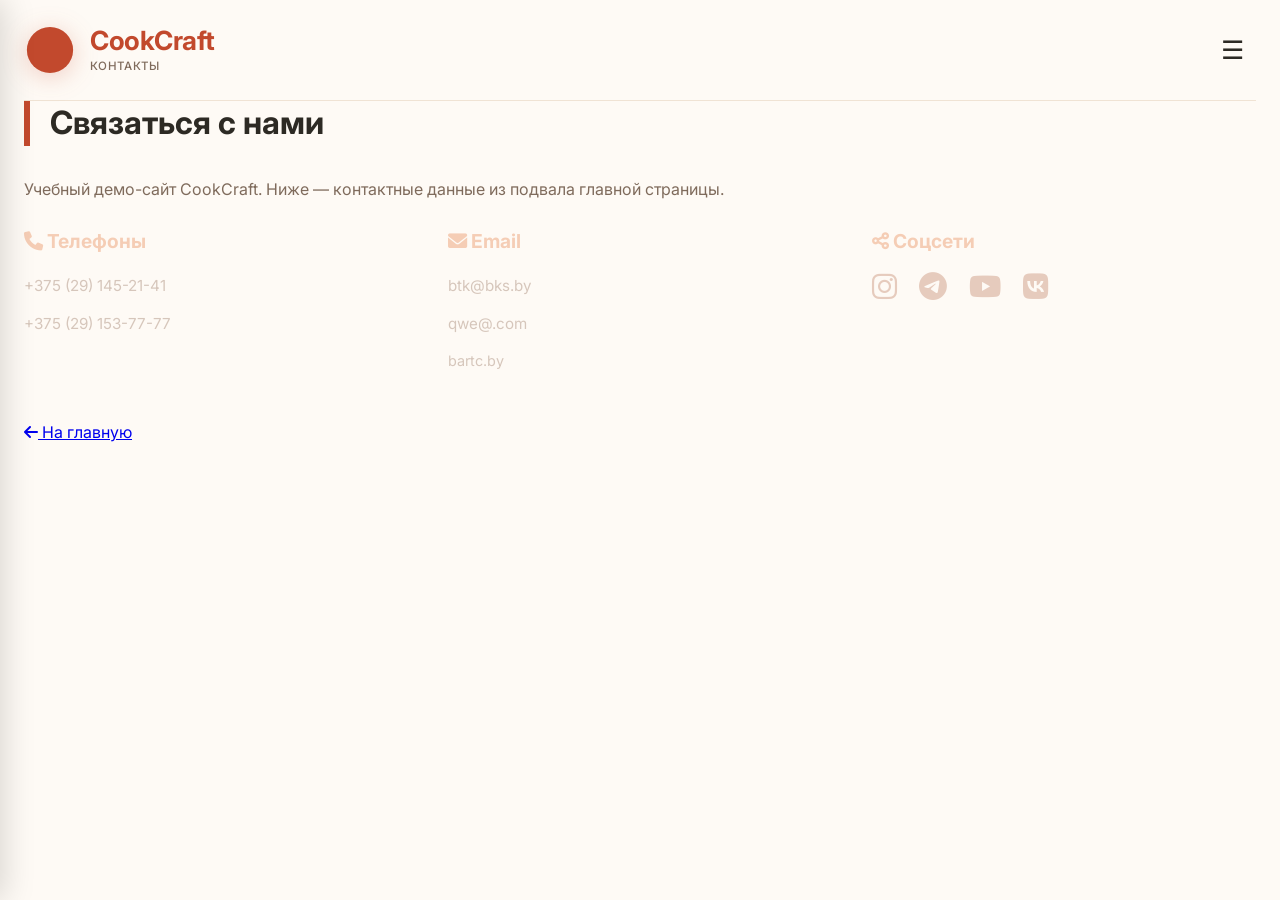
<file: pages/contacts.html>
<!DOCTYPE html>
<html lang="ru">
<head>
    <meta charset="UTF-8">
    <meta name="viewport" content="width=device-width, initial-scale=1.0">
    <title>Контакты | CookCraft</title>
    <link rel="icon" type="image/svg+xml" href="../Image/favicon.svg">
    <link href="https://fonts.googleapis.com/css2?family=Inter:opsz,wght@14..32,300;14..32,400;14..32,500;14..32,600;14..32,700;14..32,800&family=Playfair+Display:ital,wght@0,600;0,700;0,800;1,600&display=swap" rel="stylesheet">
    <link rel="stylesheet" href="https://cdnjs.cloudflare.com/ajax/libs/font-awesome/6.0.0-beta3/css/all.min.css">
    <link rel="stylesheet" href="../css/style.css">
    <link rel="stylesheet" href="../css/pages.css">
</head>
<body data-page="contacts" data-base="../">
<div id="mainContent" class="main-content">
    <div class="container" style="padding-bottom: 48px;">
        <div class="header">
            <a href="../index.html" class="logo-area" style="text-decoration:none;color:inherit;">
                <svg class="logo-icon" viewBox="0 0 54 54" xmlns="http://www.w3.org/2000/svg"><circle cx="27" cy="27" r="24" fill="#c2492d"/></svg>
                <div class="logo-text"><h1>CookCraft</h1><span>Контакты</span></div>
            </a>
            <div class="header-actions">
                <button class="burger-btn" id="burgerToggle" type="button">☰</button>
            </div>
        </div>

        <div class="section-title">Связаться с нами</div>
        <p style="margin-bottom: 28px; color: #7f6b5c;">Учебный демо-сайт CookCraft. Ниже — контактные данные из подвала главной страницы.</p>

        <div class="footer-grid">
            <div class="footer-col">
                <h4><i class="fas fa-phone"></i> Телефоны</h4>
                <div class="contact-item"><p>+375 (29) 145-21-41</p></div>
                <div class="contact-item"><p>+375 (29) 153-77-77</p></div>
            </div>
            <div class="footer-col">
                <h4><i class="fas fa-envelope"></i> Email</h4>
                <div class="contact-item"><p>btk@bks.by</p></div>
                <div class="contact-item"><p>qwe@.com</p></div>
                <div class="contact-item"><p><a href="https://bartc.by/index.php/ru/" target="_blank">bartc.by</a></p></div>
            </div>
            <div class="footer-col">
                <h4><i class="fas fa-share-alt"></i> Соцсети</h4>
                <div class="social-icons" style="justify-content: flex-start;">
                    <i class="fab fa-instagram link-404" title="Instagram"></i>
                    <i class="fab fa-telegram link-404" title="Telegram"></i>
                    <i class="fab fa-youtube link-404" title="YouTube"></i>
                    <i class="fab fa-vk link-404" title="VK"></i>
                </div>
            </div>
        </div>

        <p style="margin-top: 36px;"><a href="../index.html"><i class="fas fa-arrow-left"></i> На главную</a></p>
    </div>
</div>

<div class="overlay" id="sidebarOverlay"></div>
<div class="sidebar" id="sidebar">
    <div class="sidebar-header">
        <h3 style="color:#c2492d;font-weight:700;">Меню</h3>
        <button class="sidebar-close" id="sidebarClose" type="button">✕</button>
    </div>
    <ul class="side-nav">
        <li class="side-item"><a href="../index.html" class="side-link">Главная</a></li>
        <li class="side-item"><a href="gallery.html" class="side-link">Галерея</a></li>
        <li class="side-item"><a href="contacts.html" class="side-link">Контакты</a></li>
        <li class="side-item"><a href="privacy.html" class="side-link">Политика конфиденциальности</a></li>
        <li class="side-item"><a href="developer.html" class="side-link">О разработчике</a></li>
        <li class="side-item"><a href="sitemap.html" class="side-link">Карта сайта</a></li>
    </ul>
</div>

<script src="../js/site.js"></script>
</body>
</html>
</file>
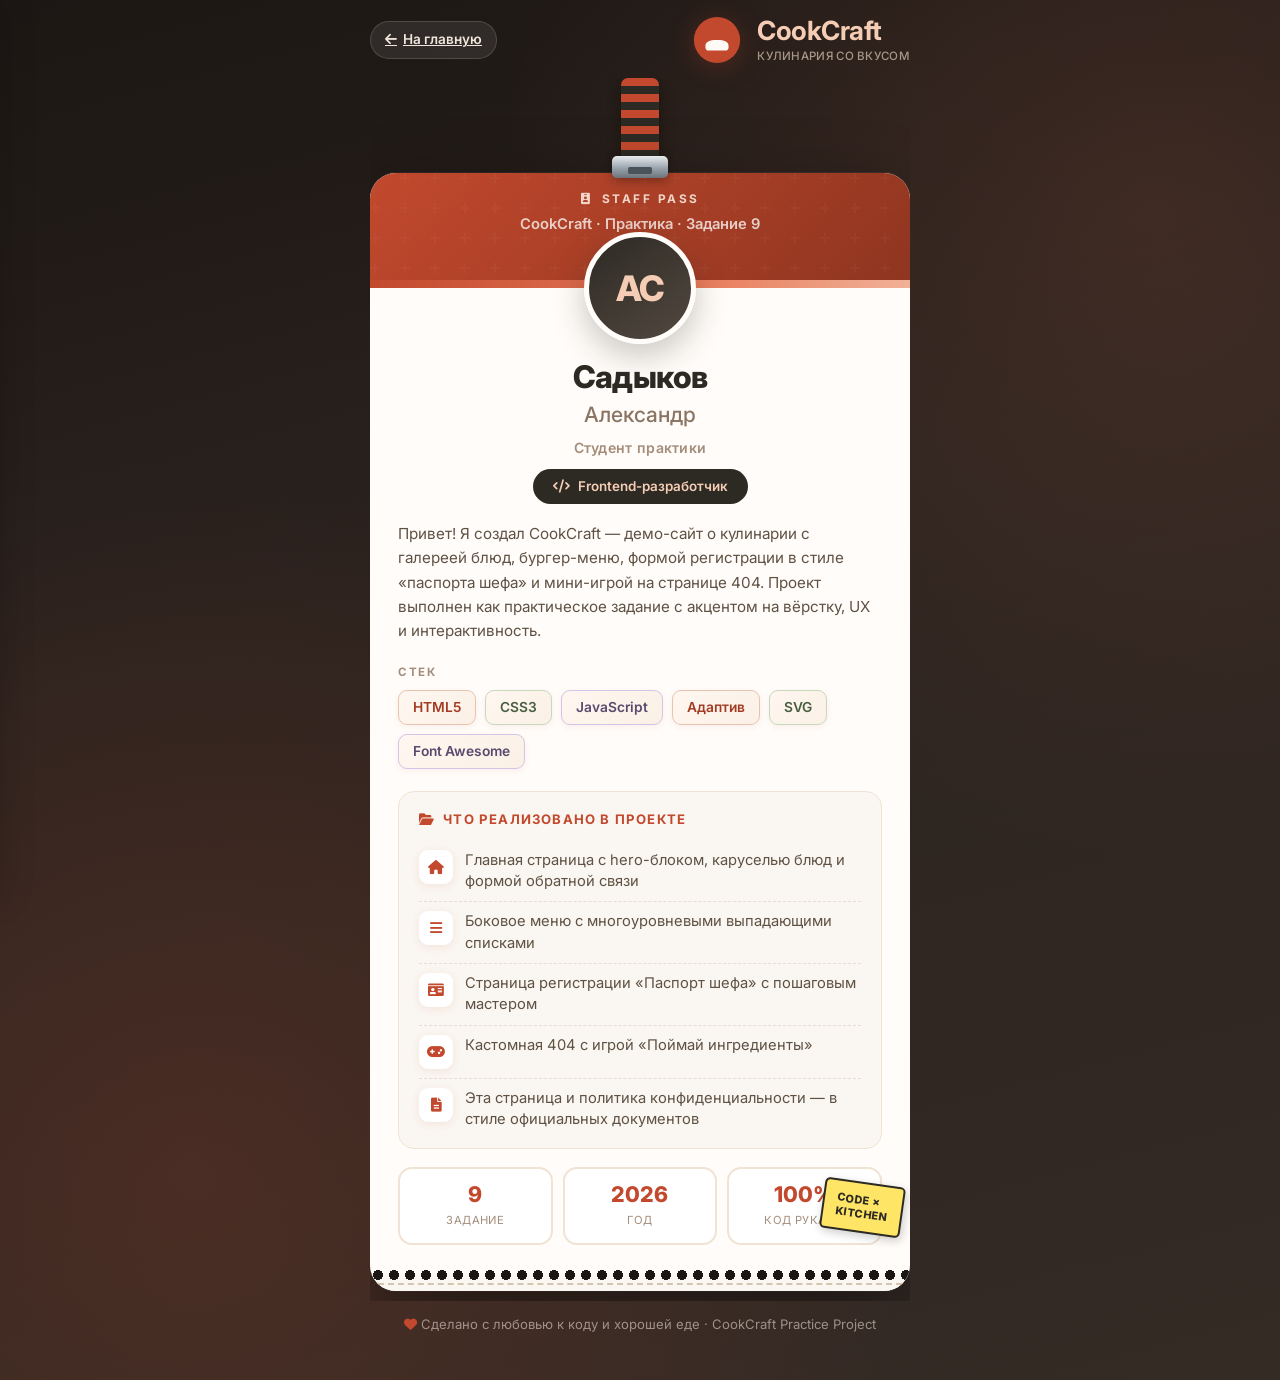
<file: pages/developer.html>
﻿<!DOCTYPE html>
<html lang="ru">
<head>
    <meta charset="UTF-8">
    <meta name="viewport" content="width=device-width, initial-scale=1.0">
    <title>Developer | CookCraft</title>
    <link rel="icon" type="image/svg+xml" href="../Image/favicon.svg">
    <link href="https://fonts.googleapis.com/css2?family=Inter:opsz,wght@14..32,300;14..32,400;14..32,500;14..32,600;14..32,700;14..32,800&family=Playfair+Display:ital,wght@0,600;0,700;0,800;1,600&display=swap" rel="stylesheet">
    <link rel="stylesheet" href="https://cdnjs.cloudflare.com/ajax/libs/font-awesome/6.0.0-beta3/css/all.min.css">
    <link rel="stylesheet" href="../css/style.css">
    <link rel="stylesheet" href="../css/pages.css">
</head>
<body data-page="developer" data-base="../"><div id="developerPage" class="page-doc page-developer page-standalone active">
    <div class="dev-wrap">
        <div class="doc-top-bar">
            <a class="reg-back-btn" id="developerBackToHome" href="../index.html"><i class="fas fa-arrow-left"></i><span class="reg-back-text"> На главную</span></a>
            <div class="logo-area" style="pointer-events:none;">
                <svg class="logo-icon" viewBox="0 0 54 54" xmlns="http://www.w3.org/2000/svg" aria-hidden="true">
                    <circle cx="27" cy="27" r="24" fill="#c2492d"/>
                    <path d="M15 33c0-4 4-6 12-6s12 2 12 6v2c0 1.5-1.5 3-3 3H18c-1.5 0-3-1.5-3-3v-2z" fill="#fefaf5"/>
                </svg>
                <div class="logo-text">
                    <h1>CookCraft</h1>
                    <span>Кулинария со вкусом</span>
                </div>
            </div>
        </div>

        <div class="dev-lanyard">
            <div class="dev-strap" aria-hidden="true"></div>
            <div class="dev-clip" aria-hidden="true"></div>

            <div class="dev-badge-card">
                <div class="dev-badge-top">
                    <div class="dev-badge-brand"><i class="fas fa-id-badge"></i> Staff Pass</div>
                    <div class="dev-badge-top-title">CookCraft · Практика · Задание 9</div>
                </div>
                <div class="dev-holo-strip" aria-hidden="true"></div>

                <div class="dev-badge-body">
                    <div class="dev-avatar" aria-hidden="true">АС</div>

                    <div class="dev-name-block">
                        <span class="dev-surname">Садыков</span>
                        <span class="dev-firstname">Александр</span>
                        <span class="dev-subtitle">Студент практики</span>
                    </div>

                    <span class="dev-role-pill"><i class="fas fa-code"></i> Frontend-разработчик</span>

                    <p class="dev-bio">Привет! Я создал CookCraft — демо-сайт о кулинарии с галереей блюд, бургер-меню, формой регистрации в стиле «паспорта шефа» и мини-игрой на странице 404. Проект выполнен как практическое задание с акцентом на вёрстку, UX и интерактивность.</p>

                    <div class="dev-skills-label">Стек</div>
                    <div class="dev-skills">
                        <span class="dev-skill-tag">HTML5</span>
                        <span class="dev-skill-tag">CSS3</span>
                        <span class="dev-skill-tag">JavaScript</span>
                        <span class="dev-skill-tag">Адаптив</span>
                        <span class="dev-skill-tag">SVG</span>
                        <span class="dev-skill-tag">Font Awesome</span>
                    </div>

                    <div class="dev-menu-block">
                        <h4><i class="fas fa-folder-open"></i> Что реализовано в проекте</h4>
                        <div class="dev-menu-item">
                            <span class="dev-menu-icon"><i class="fas fa-home"></i></span>
                            <span>Главная страница с hero-блоком, каруселью блюд и формой обратной связи</span>
                        </div>
                        <div class="dev-menu-item">
                            <span class="dev-menu-icon"><i class="fas fa-bars"></i></span>
                            <span>Боковое меню с многоуровневыми выпадающими списками</span>
                        </div>
                        <div class="dev-menu-item">
                            <span class="dev-menu-icon"><i class="fas fa-id-card"></i></span>
                            <span>Страница регистрации «Паспорт шефа» с пошаговым мастером</span>
                        </div>
                        <div class="dev-menu-item">
                            <span class="dev-menu-icon"><i class="fas fa-gamepad"></i></span>
                            <span>Кастомная 404 с игрой «Поймай ингредиенты»</span>
                        </div>
                        <div class="dev-menu-item">
                            <span class="dev-menu-icon"><i class="fas fa-file-alt"></i></span>
                            <span>Эта страница и политика конфиденциальности — в стиле официальных документов</span>
                        </div>
                    </div>

                    <div class="dev-stats-row">
                        <div class="dev-stat">
                            <strong>9</strong>
                            <span>Задание</span>
                        </div>
                        <div class="dev-stat">
                            <strong>2026</strong>
                            <span>Год</span>
                        </div>
                        <div class="dev-stat">
                            <strong>100%</strong>
                            <span>Код руками</span>
                        </div>
                    </div>
                </div>

                <div class="dev-ticket-edge" aria-hidden="true"></div>
                <div class="dev-sticker-patch">Code ×<br>Kitchen</div>
            </div>
        </div>

        <div class="dev-footer-tag"><i class="fas fa-heart"></i> Сделано с любовью к коду и хорошей еде · CookCraft Practice Project</div>
    </div>
</div>


<div class="overlay" id="sidebarOverlay"></div>
<div class="sidebar" id="sidebar">
    <div class="sidebar-header">
        <h3 style="color:#c2492d;font-weight:700;">Меню</h3>
        <button class="sidebar-close" id="sidebarClose">✕</button>
    </div>
    <ul class="side-nav">
        <li class="side-item"><a href="#" class="side-link link-404">Главная</a></li>
        <li class="side-item has-sub">
            <a href="#" class="side-link">Рецепты</a>
            <ul class="side-dropdown">
                <li class="side-item has-sub">
                    <a href="#" class="side-link link-404">Завтраки</a>
                    <ul class="side-dropdown">
                        <li><a href="#" class="side-link link-404">Блинчики</a></li>
                        <li><a href="#" class="side-link link-404">Яичница</a></li>
                        <li><a href="#" class="side-link link-404">Смузи-боулы</a></li>
                    </ul>
                </li>
                <li class="side-item has-sub">
                    <a href="#" class="side-link link-404">Основные блюда</a>
                    <ul class="side-dropdown">
                        <li><a href="#" class="side-link link-404">Паста</a></li>
                        <li><a href="#" class="side-link link-404">Супы</a></li>
                        <li><a href="#" class="side-link link-404">Рагу</a></li>
                    </ul>
                </li>
                <li class="side-item has-sub">
                    <a href="#" class="side-link link-404">Десерты</a>
                    <ul class="side-dropdown">
                        <li><a href="#" class="side-link link-404">Торты</a></li>
                        <li><a href="#" class="side-link link-404">Кексы</a></li>
                        <li><a href="#" class="side-link link-404">Мороженое</a></li>
                    </ul>
                </li>
            </ul>
        </li>
        <li class="side-item has-sub">
            <a href="#" class="side-link">Курсы</a>
            <ul class="side-dropdown">
                <li><a href="#" class="side-link link-404">Для начинающих</a></li>
                <li><a href="#" class="side-link link-404">Высокая кухня</a></li>
                <li class="side-item has-sub">
                    <a href="#" class="side-link link-404">Кондитерское дело</a>
                    <ul class="side-dropdown">
                        <li><a href="#" class="side-link link-404">Хлеб</a></li>
                        <li><a href="#" class="side-link link-404">Пирожные</a></li>
                        <li><a href="#" class="side-link link-404">Торты на заказ</a></li>
                    </ul>
                </li>
                <li><a href="#" class="side-link link-404">Здоровое питание</a></li>
            </ul>
        </li>
        <li class="side-item"><a href="#" class="side-link link-404">Форум</a></li>
        <li class="side-item"><a href="#" class="side-link link-404">О нас</a></li>
        <li class="side-item"><a href="#" class="side-link" href="privacy.html">Политика конфиденциальности</a></li>
        <li class="side-item"><a href="#" class="side-link" href="developer.html">О разработчике</a></li>
    </ul>
</div>


<script src="../js/site.js"></script>
</body>
</html>
</file>
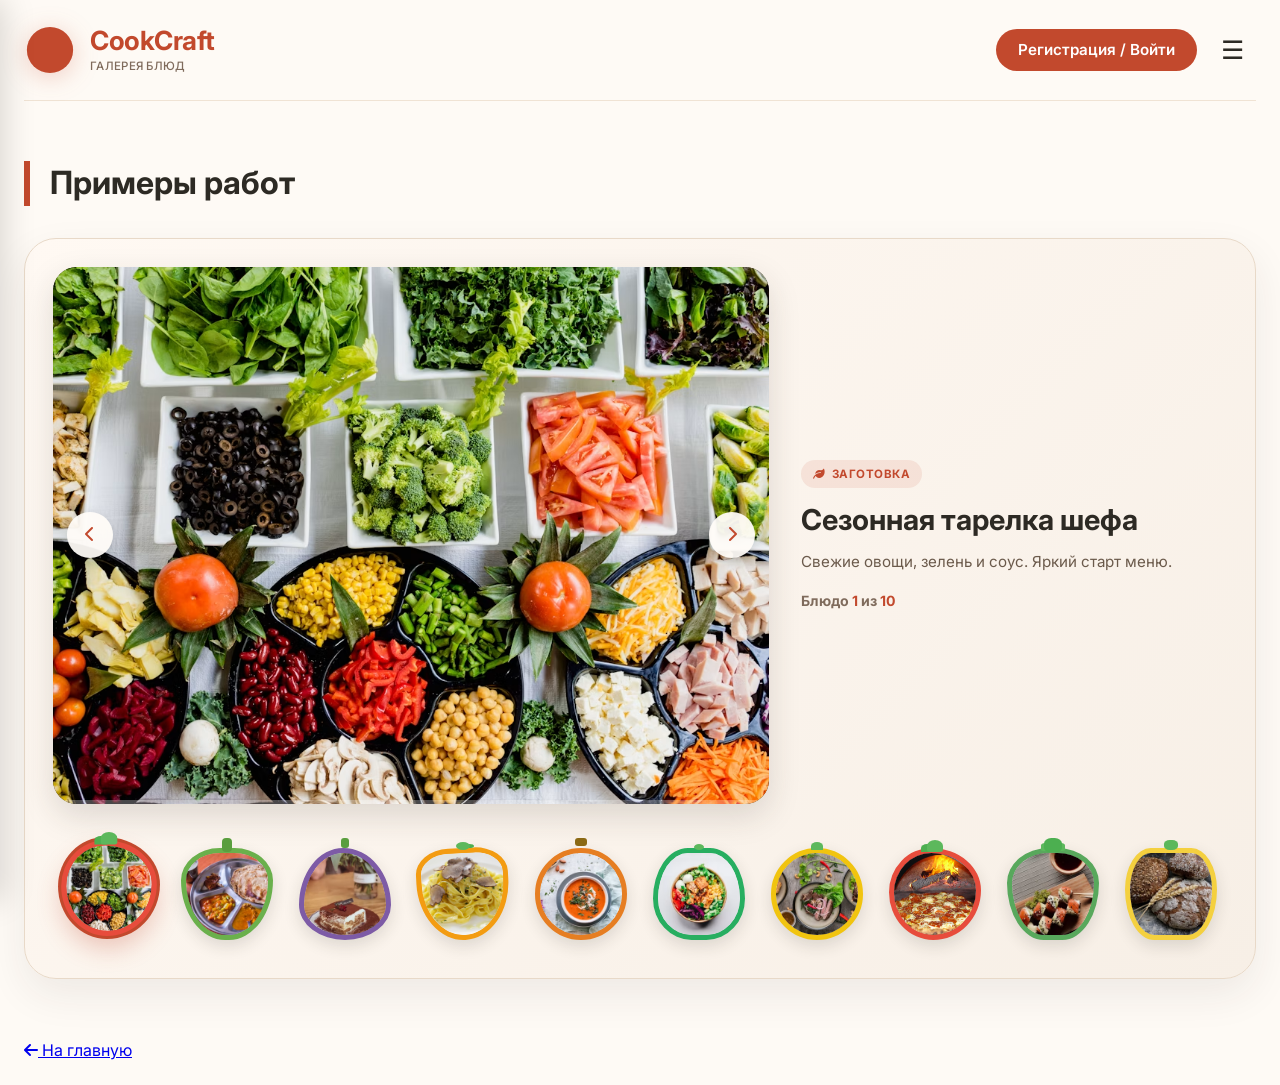
<file: pages/gallery.html>
﻿<!DOCTYPE html>
<html lang="ru">
<head>
    <meta charset="UTF-8">
    <meta name="viewport" content="width=device-width, initial-scale=1.0">
    <title>Галерея блюд | CookCraft</title>
    <link rel="icon" type="image/svg+xml" href="../Image/favicon.svg">
    <link href="https://fonts.googleapis.com/css2?family=Inter:opsz,wght@14..32,300;14..32,400;14..32,500;14..32,600;14..32,700;14..32,800&family=Playfair+Display:ital,wght@0,600;0,700;0,800;1,600&display=swap" rel="stylesheet">
    <link rel="stylesheet" href="https://cdnjs.cloudflare.com/ajax/libs/font-awesome/6.0.0-beta3/css/all.min.css">
    <link rel="stylesheet" href="../css/style.css">
    <link rel="stylesheet" href="../css/pages.css">
</head>
<body data-page="gallery" data-base="../"><div id="mainContent" class="main-content"><div class="container">
<div class="header">
<a href="../index.html" class="logo-area" style="text-decoration:none;color:inherit;">
<svg class="logo-icon" viewBox="0 0 54 54"><circle cx="27" cy="27" r="24" fill="#c2492d"/></svg>
<div class="logo-text"><h1>CookCraft</h1><span>Галерея блюд</span></div></a>
<div class="header-actions"><a href="../index.html#auth" class="header-reg-btn" style="text-decoration:none;display:inline-flex;align-items:center;">Регистрация / Войти</a>
<button class="burger-btn" id="burgerToggle">&#9776;</button></div></div>
<div class="gallery">
            <div class="section-title">Примеры работ</div>
            <div class="gallery-showcase" id="galleryCarousel">
                <div class="gallery-main">
                    <div class="gallery-viewport" id="galleryViewport">
                        <img class="gallery-hero-img" id="galleryHeroImg" src="../Image/photo-1498837167922-ddd27525d352.avif" alt="Сезонная тарелка шефа">
                        <button type="button" class="gallery-nav-btn" id="galleryPrev" aria-label="Предыдущее блюдо"><i class="fas fa-chevron-left"></i></button>
                        <button type="button" class="gallery-nav-btn" id="galleryNext" aria-label="Следующее блюдо"><i class="fas fa-chevron-right"></i></button>
                        <div class="gallery-progress" aria-hidden="true"><div class="gallery-progress-fill" id="galleryProgressFill"></div></div>
                    </div>
                    <div class="gallery-info">
                        <span class="gallery-info-tag" id="galleryPassTag"><i class="fas fa-leaf"></i> Заготовка</span>
                        <h3 id="galleryPassTitle">Сезонная тарелка шефа</h3>
                        <p id="galleryPassDesc">Свежие овощи, зелень и соус. Яркий старт меню.</p>
                        <div class="gallery-counter">Блюдо <span id="galleryCurrent">1</span> из <span id="galleryTotal">10</span></div>
                    </div>
                </div>
                <div class="gallery-thumbs" id="galleryThumbs">
                    <button type="button" class="gallery-thumb active" data-veg="tomato" data-index="0" data-full="../Image/photo-1498837167922-ddd27525d352.avif" data-tag="Заготовка" data-icon="fa-leaf" data-title="Сезонная тарелка шефа" data-desc="Свежие овощи, зелень и соус. Яркий старт меню." aria-label="Сезонная тарелка">
                        <span class="gallery-veg-photo"><img src="../Image/photo-1498837167922-ddd27525d352%20(1).avif" alt=""></span>
                    </button>
                    <button type="button" class="gallery-thumb" data-veg="pepper" data-index="1" data-full="../Image/photo-1546833999-b9f581a1996d.avif" data-tag="Горячее" data-icon="fa-fire" data-title="Стейк с карамельной глазурью" data-desc="Сочная подача в ресторанном стиле." aria-label="Стейк">
                        <span class="gallery-veg-photo"><img src="../Image/photo-1546833999-b9f581a1996d%20(1).avif" alt=""></span>
                    </button>
                    <button type="button" class="gallery-thumb" data-veg="eggplant" data-index="2" data-full="../Image/photo-1571877227200-a0d98ea607e9.avif" data-tag="Десерт" data-icon="fa-cookie" data-title="Крем-брюле с ягодами" data-desc="Нежный десерт с хрустящей карамелью." aria-label="Крем-брюле">
                        <span class="gallery-veg-photo"><img src="../Image/photo-1571877227200-a0d98ea607e9%20(1).avif" alt=""></span>
                    </button>
                    <button type="button" class="gallery-thumb" data-veg="carrot" data-index="3" data-full="../Image/tagliatelle.jpg" data-tag="Паста" data-icon="fa-utensils" data-title="Тальятелле с трюфелем" data-desc="Домашняя паста и сливочный соус." aria-label="Паста">
                        <span class="gallery-veg-photo"><img src="../Image/tagliatelle.jpg" alt=""></span>
                    </button>
                    <button type="button" class="gallery-thumb" data-veg="pumpkin" data-index="4" data-full="../Image/photo-1547592166-23ac45744acd.avif" data-tag="Суп" data-icon="fa-mortar-pestle" data-title="Крем-суп из тыквы" data-desc="Тёплая классика с тостами и маслом." aria-label="Суп">
                        <span class="gallery-veg-photo"><img src="../Image/photo-1547592166-23ac45744acd%20(1).avif" alt=""></span>
                    </button>
                    <button type="button" class="gallery-thumb" data-veg="cucumber" data-index="5" data-full="../Image/photo-1546069901-ba9599a7e63c.avif" data-tag="ЗОЖ" data-icon="fa-seedling" data-title="Боул с авокадо и киноа" data-desc="Лёгкая подача для свежего меню." aria-label="Боул">
                        <span class="gallery-veg-photo"><img src="../Image/photo-1546069901-ba9599a7e63c%20(1).avif" alt=""></span>
                    </button>
                    <button type="button" class="gallery-thumb" data-veg="lemon" data-index="6" data-full="../Image/photo-1504674900247-0877df9cc836.avif" data-tag="Завтрак" data-icon="fa-sun" data-title="Завтрак шефа" data-desc="Красочная подача для идеального утра." aria-label="Завтрак">
                        <span class="gallery-veg-photo"><img src="../Image/photo-1504674900247-0877df9cc836%20(1).avif" alt=""></span>
                    </button>
                    <button type="button" class="gallery-thumb" data-veg="tomato" data-index="7" data-full="../Image/6003d054520a97c6cc64d61b5c8d73a0.jpg" data-tag="Выпечка" data-icon="fa-pizza-slice" data-title="Пицца из дровяной печи" data-desc="Хрустящая корочка и ароматный томатный соус." aria-label="Пицца">
                        <span class="gallery-veg-photo"><img src="../Image/6003d054520a97c6cc64d61b5c8d73a0.jpg" alt=""></span>
                    </button>
                    <button type="button" class="gallery-thumb" data-veg="broccoli" data-index="8" data-full="../Image/photo-1579584425555-c3ce17fd4351.avif" data-tag="Азия" data-icon="fa-fish" data-title="Суши-сет «Sakura»" data-desc="Точная нарезка и идеальная рисовая текстура." aria-label="Суши">
                        <span class="gallery-veg-photo"><img src="../Image/photo-1579584425555-c3ce17fd4351%20(1).avif" alt=""></span>
                    </button>
                    <button type="button" class="gallery-thumb" data-veg="corn" data-index="9" data-full="../Image/photo-1509440159596-0249088772ff.avif" data-tag="Хлеб" data-icon="fa-bread-slice" data-title="Домашний хлеб на закваске" data-desc="Золотистая корка и мягкий мякиш." aria-label="Хлеб">
                        <span class="gallery-veg-photo"><img src="../Image/photo-1509440159596-0249088772ff%20(1).avif" alt=""></span>
                    </button>
                </div>
            </div>
        </div>
        

<p style="margin:24px 0;"><a href="../index.html"><i class="fas fa-arrow-left"></i> На главную</a></p>
</div></div><div class="overlay" id="sidebarOverlay"></div>
<div class="sidebar" id="sidebar">
    <div class="sidebar-header">
        <h3 style="color:#c2492d;font-weight:700;">Меню</h3>
        <button class="sidebar-close" id="sidebarClose">✕</button>
    </div>
    <ul class="side-nav">
        <li class="side-item"><a href="../index.html" class="side-link">Главная</a></li>
        <li class="side-item"><a href="gallery.html" class="side-link">Галерея</a></li>
        <li class="side-item"><a href="contacts.html" class="side-link">Контакты</a></li>
        <li class="side-item"><a href="privacy.html" class="side-link">Политика конфиденциальности</a></li>
        <li class="side-item"><a href="developer.html" class="side-link">О разработчике</a></li>
        <li class="side-item"><a href="sitemap.html" class="side-link">Карта сайта</a></li>
    </ul>
</div>


<script src="../js/site.js"></script>
</body>
</html>
</file>
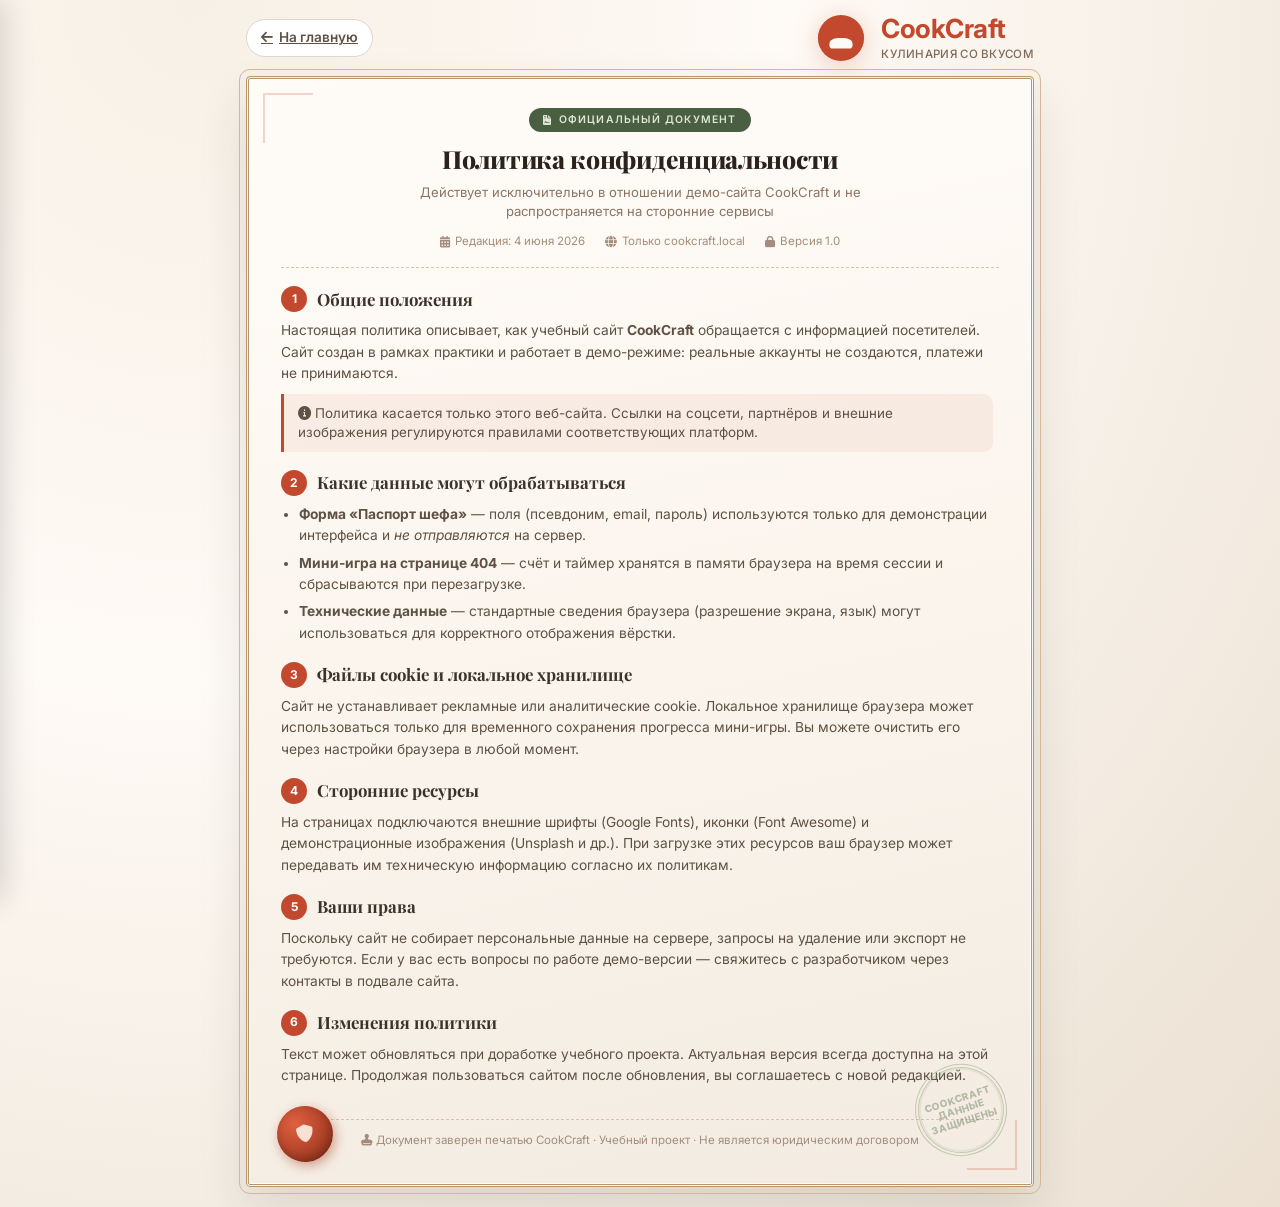
<file: pages/privacy.html>
﻿<!DOCTYPE html>
<html lang="ru">
<head>
    <meta charset="UTF-8">
    <meta name="viewport" content="width=device-width, initial-scale=1.0">
    <title>Privacy | CookCraft</title>
    <link rel="icon" type="image/svg+xml" href="../Image/favicon.svg">
    <link href="https://fonts.googleapis.com/css2?family=Inter:opsz,wght@14..32,300;14..32,400;14..32,500;14..32,600;14..32,700;14..32,800&family=Playfair+Display:ital,wght@0,600;0,700;0,800;1,600&display=swap" rel="stylesheet">
    <link rel="stylesheet" href="https://cdnjs.cloudflare.com/ajax/libs/font-awesome/6.0.0-beta3/css/all.min.css">
    <link rel="stylesheet" href="../css/style.css">
    <link rel="stylesheet" href="../css/pages.css">
</head>
<body data-page="privacy" data-base="../"><div id="privacyPage" class="page-doc page-privacy page-standalone active">
    <div class="doc-wrap">
        <div class="doc-top-bar">
            <a class="reg-back-btn" id="privacyBackToHome" href="../index.html"><i class="fas fa-arrow-left"></i><span class="reg-back-text"> На главную</span></a>
            <div class="logo-area" style="pointer-events:none;">
                <svg class="logo-icon" viewBox="0 0 54 54" xmlns="http://www.w3.org/2000/svg" aria-hidden="true">
                    <circle cx="27" cy="27" r="24" fill="#c2492d"/>
                    <path d="M15 33c0-4 4-6 12-6s12 2 12 6v2c0 1.5-1.5 3-3 3H18c-1.5 0-3-1.5-3-3v-2z" fill="#fefaf5"/>
                </svg>
                <div class="logo-text">
                    <h1>CookCraft</h1>
                    <span>Кулинария со вкусом</span>
                </div>
            </div>
        </div>

        <div class="doc-frame doc-frame-privacy">
            <div class="doc-stamp doc-stamp-privacy">CookCraft<br>Данные<br>защищены</div>
            <div class="doc-wax-seal" aria-hidden="true"><i class="fas fa-shield-alt"></i></div>

            <div class="doc-header">
                <div class="doc-badge doc-badge-green"><i class="fas fa-file-contract"></i> Официальный документ</div>
                <h2>Политика конфиденциальности</h2>
                <p>Действует исключительно в отношении демо-сайта CookCraft и не распространяется на сторонние сервисы</p>
                <div class="doc-meta-row">
                    <span><i class="fas fa-calendar-alt"></i> Редакция: 4 июня 2026</span>
                    <span><i class="fas fa-globe"></i> Только cookcraft.local</span>
                    <span><i class="fas fa-lock"></i> Версия 1.0</span>
                </div>
            </div>

            <div class="doc-body">
                <div class="doc-section">
                    <h3><span class="doc-section-num">1</span> Общие положения</h3>
                    <p>Настоящая политика описывает, как учебный сайт <strong>CookCraft</strong> обращается с информацией посетителей. Сайт создан в рамках практики и работает в демо-режиме: реальные аккаунты не создаются, платежи не принимаются.</p>
                    <div class="doc-highlight"><i class="fas fa-info-circle"></i> Политика касается только этого веб-сайта. Ссылки на соцсети, партнёров и внешние изображения регулируются правилами соответствующих платформ.</div>
                </div>

                <div class="doc-section">
                    <h3><span class="doc-section-num">2</span> Какие данные могут обрабатываться</h3>
                    <ul>
                        <li><strong>Форма «Паспорт шефа»</strong> — поля (псевдоним, email, пароль) используются только для демонстрации интерфейса и <em>не отправляются</em> на сервер.</li>
                        <li><strong>Мини-игра на странице 404</strong> — счёт и таймер хранятся в памяти браузера на время сессии и сбрасываются при перезагрузке.</li>
                        <li><strong>Технические данные</strong> — стандартные сведения браузера (разрешение экрана, язык) могут использоваться для корректного отображения вёрстки.</li>
                    </ul>
                </div>

                <div class="doc-section">
                    <h3><span class="doc-section-num">3</span> Файлы cookie и локальное хранилище</h3>
                    <p>Сайт не устанавливает рекламные или аналитические cookie. Локальное хранилище браузера может использоваться только для временного сохранения прогресса мини-игры. Вы можете очистить его через настройки браузера в любой момент.</p>
                </div>

                <div class="doc-section">
                    <h3><span class="doc-section-num">4</span> Сторонние ресурсы</h3>
                    <p>На страницах подключаются внешние шрифты (Google Fonts), иконки (Font Awesome) и демонстрационные изображения (Unsplash и др.). При загрузке этих ресурсов ваш браузер может передавать им техническую информацию согласно их политикам.</p>
                </div>

                <div class="doc-section">
                    <h3><span class="doc-section-num">5</span> Ваши права</h3>
                    <p>Поскольку сайт не собирает персональные данные на сервере, запросы на удаление или экспорт не требуются. Если у вас есть вопросы по работе демо-версии — свяжитесь с разработчиком через контакты в подвале сайта.</p>
                </div>

                <div class="doc-section">
                    <h3><span class="doc-section-num">6</span> Изменения политики</h3>
                    <p>Текст может обновляться при доработке учебного проекта. Актуальная версия всегда доступна на этой странице. Продолжая пользоваться сайтом после обновления, вы соглашаетесь с новой редакцией.</p>
                </div>
            </div>

            <div class="doc-footer-note"><i class="fas fa-stamp"></i> Документ заверен печатью CookCraft · Учебный проект · Не является юридическим договором</div>
        </div>
    </div>
</div>


<div class="overlay" id="sidebarOverlay"></div>
<div class="sidebar" id="sidebar">
    <div class="sidebar-header">
        <h3 style="color:#c2492d;font-weight:700;">Меню</h3>
        <button class="sidebar-close" id="sidebarClose">✕</button>
    </div>
    <ul class="side-nav">
        <li class="side-item"><a href="#" class="side-link link-404">Главная</a></li>
        <li class="side-item has-sub">
            <a href="#" class="side-link">Рецепты</a>
            <ul class="side-dropdown">
                <li class="side-item has-sub">
                    <a href="#" class="side-link link-404">Завтраки</a>
                    <ul class="side-dropdown">
                        <li><a href="#" class="side-link link-404">Блинчики</a></li>
                        <li><a href="#" class="side-link link-404">Яичница</a></li>
                        <li><a href="#" class="side-link link-404">Смузи-боулы</a></li>
                    </ul>
                </li>
                <li class="side-item has-sub">
                    <a href="#" class="side-link link-404">Основные блюда</a>
                    <ul class="side-dropdown">
                        <li><a href="#" class="side-link link-404">Паста</a></li>
                        <li><a href="#" class="side-link link-404">Супы</a></li>
                        <li><a href="#" class="side-link link-404">Рагу</a></li>
                    </ul>
                </li>
                <li class="side-item has-sub">
                    <a href="#" class="side-link link-404">Десерты</a>
                    <ul class="side-dropdown">
                        <li><a href="#" class="side-link link-404">Торты</a></li>
                        <li><a href="#" class="side-link link-404">Кексы</a></li>
                        <li><a href="#" class="side-link link-404">Мороженое</a></li>
                    </ul>
                </li>
            </ul>
        </li>
        <li class="side-item has-sub">
            <a href="#" class="side-link">Курсы</a>
            <ul class="side-dropdown">
                <li><a href="#" class="side-link link-404">Для начинающих</a></li>
                <li><a href="#" class="side-link link-404">Высокая кухня</a></li>
                <li class="side-item has-sub">
                    <a href="#" class="side-link link-404">Кондитерское дело</a>
                    <ul class="side-dropdown">
                        <li><a href="#" class="side-link link-404">Хлеб</a></li>
                        <li><a href="#" class="side-link link-404">Пирожные</a></li>
                        <li><a href="#" class="side-link link-404">Торты на заказ</a></li>
                    </ul>
                </li>
                <li><a href="#" class="side-link link-404">Здоровое питание</a></li>
            </ul>
        </li>
        <li class="side-item"><a href="#" class="side-link link-404">Форум</a></li>
        <li class="side-item"><a href="#" class="side-link link-404">О нас</a></li>
        <li class="side-item"><a href="#" class="side-link" href="privacy.html">Политика конфиденциальности</a></li>
        <li class="side-item"><a href="#" class="side-link" href="developer.html">О разработчике</a></li>
    </ul>
</div>


<script src="../js/site.js"></script>
</body>
</html>
</file>
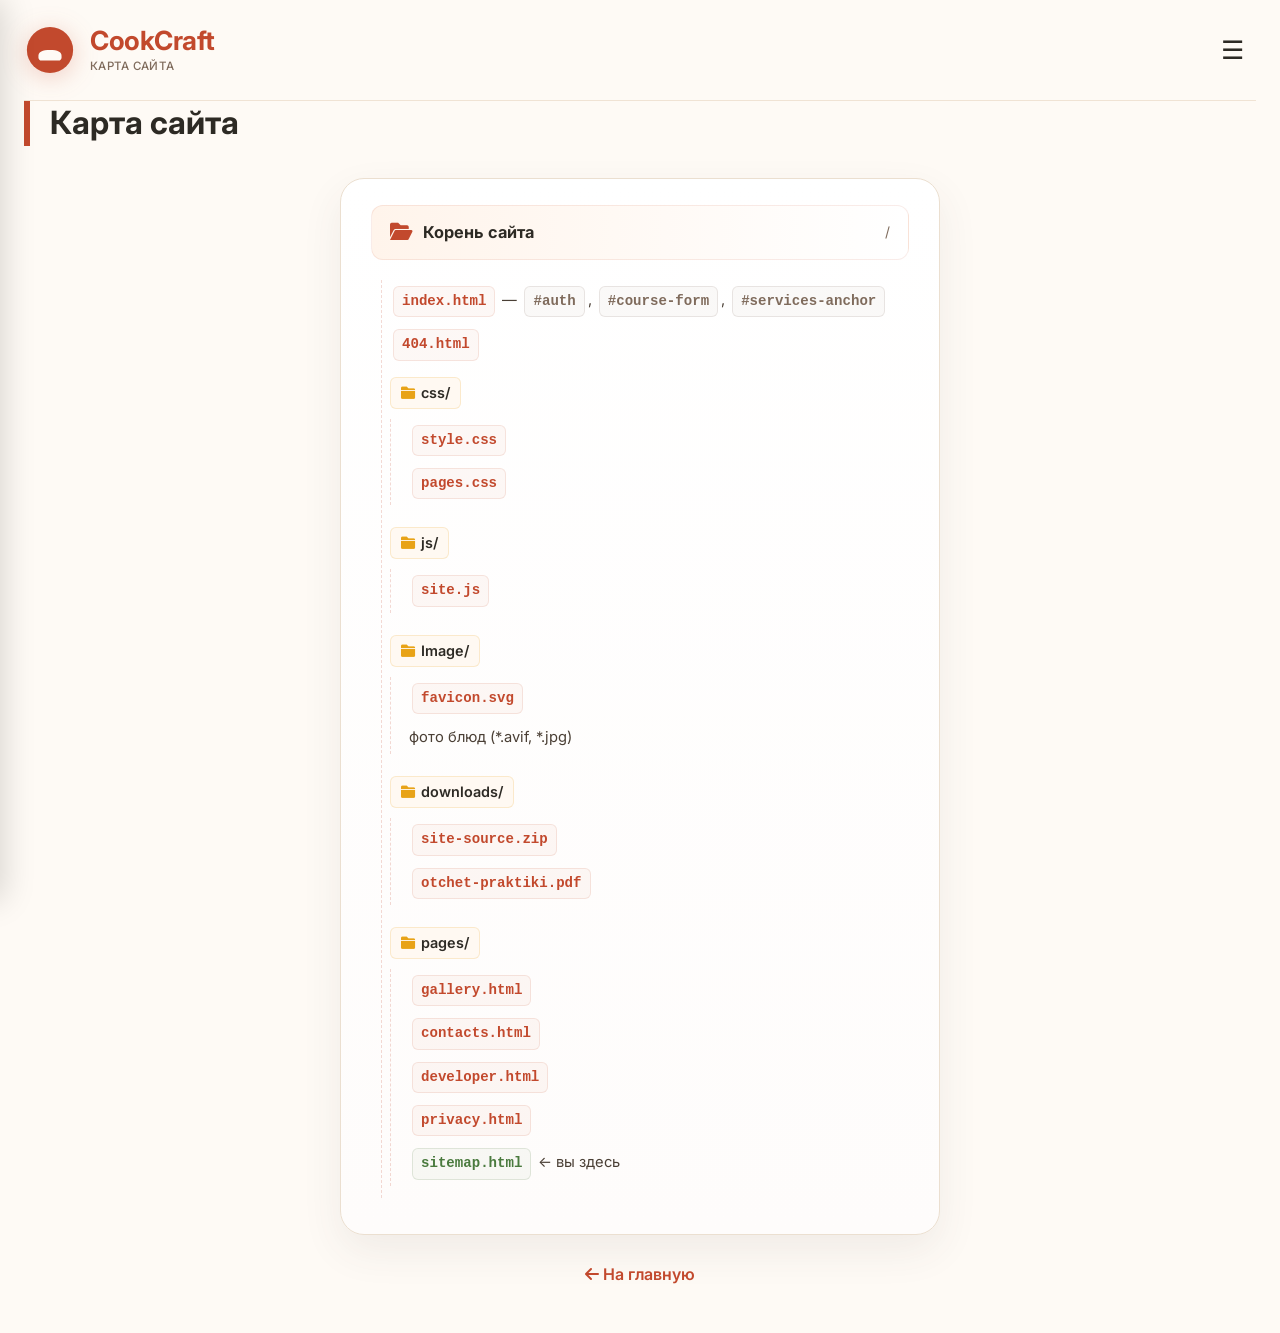
<file: pages/sitemap.html>
<!DOCTYPE html>
<html lang="ru">
<head>
    <meta charset="UTF-8">
    <meta name="viewport" content="width=device-width, initial-scale=1.0">
    <title>Карта сайта | CookCraft</title>
    <link rel="icon" type="image/svg+xml" href="../Image/favicon.svg">
    <link href="https://fonts.googleapis.com/css2?family=Inter:opsz,wght@14..32,300;14..32,400;14..32,500;14..32,600;14..32,700;14..32,800&family=Playfair+Display:ital,wght@0,600;0,700;0,800;1,600&display=swap" rel="stylesheet">
    <link rel="stylesheet" href="https://cdnjs.cloudflare.com/ajax/libs/font-awesome/6.0.0-beta3/css/all.min.css">
    <link rel="stylesheet" href="../css/style.css">
    <link rel="stylesheet" href="../css/pages.css">
</head>
<body data-page="sitemap" data-base="../">
<div id="mainContent" class="main-content">
    <div class="container sitemap-page-wrap">
        <div class="header">
            <a href="../index.html" class="logo-area" style="text-decoration:none;color:inherit;">
                <svg class="logo-icon" viewBox="0 0 54 54" xmlns="http://www.w3.org/2000/svg">
                    <circle cx="27" cy="27" r="24" fill="#c2492d"/>
                    <path d="M15 33c0-4 4-6 12-6s12 2 12 6v2c0 1.5-1.5 3-3 3H18c-1.5 0-3-1.5-3-3v-2z" fill="#fefaf5"/>
                </svg>
                <div class="logo-text">
                    <h1>CookCraft</h1>
                    <span>Карта сайта</span>
                </div>
            </a>
            <div class="header-actions">
                <button class="burger-btn" id="burgerToggle" type="button" aria-label="Меню">☰</button>
            </div>
        </div>

        <div class="section-title">Карта сайта</div>

        <nav class="sitemap-compact" aria-label="Структура сайта">
            <p class="sitemap-root"><i class="fas fa-folder-open"></i> Корень сайта <span>/</span></p>
            <ul>
                <li><a href="../index.html">index.html</a> — <a href="../index.html#auth">#auth</a>, <a href="../index.html#course-form">#course-form</a>, <a href="../index.html#services-anchor">#services-anchor</a></li>
                <li><a href="../404.html">404.html</a></li>
                <li>
                    <span class="sitemap-dir"><i class="fas fa-folder"></i> css/</span>
                    <ul>
                        <li><a href="../css/style.css">style.css</a></li>
                        <li><a href="../css/pages.css">pages.css</a></li>
                    </ul>
                </li>
                <li>
                    <span class="sitemap-dir"><i class="fas fa-folder"></i> js/</span>
                    <ul>
                        <li><a href="../js/site.js">site.js</a></li>
                    </ul>
                </li>
                <li>
                    <span class="sitemap-dir"><i class="fas fa-folder"></i> Image/</span>
                    <ul>
                        <li><a href="../Image/favicon.svg">favicon.svg</a></li>
                        <li>фото блюд (*.avif, *.jpg)</li>
                    </ul>
                </li>
                <li>
                    <span class="sitemap-dir"><i class="fas fa-folder"></i> downloads/</span>
                    <ul>
                        <li><a href="../downloads/site-source.zip">site-source.zip</a></li>
                        <li><a href="../downloads/otchet-praktiki.pdf">otchet-praktiki.pdf</a></li>
                    </ul>
                </li>
                <li>
                    <span class="sitemap-dir"><i class="fas fa-folder"></i> pages/</span>
                    <ul>
                        <li><a href="gallery.html">gallery.html</a></li>
                        <li><a href="contacts.html">contacts.html</a></li>
                        <li><a href="developer.html">developer.html</a></li>
                        <li><a href="privacy.html">privacy.html</a></li>
                        <li><strong>sitemap.html</strong> ← вы здесь</li>
                    </ul>
                </li>
            </ul>
        </nav>

        <p class="sitemap-back"><a href="../index.html"><i class="fas fa-arrow-left"></i> На главную</a></p>
    </div>
</div>

<div class="overlay" id="sidebarOverlay"></div>
<div class="sidebar" id="sidebar">
    <div class="sidebar-header">
        <h3 style="color:#c2492d;font-weight:700;">Меню</h3>
        <button class="sidebar-close" id="sidebarClose" type="button">✕</button>
    </div>
    <ul class="side-nav">
        <li class="side-item"><a href="../index.html" class="side-link">Главная</a></li>
        <li class="side-item"><a href="gallery.html" class="side-link">Галерея</a></li>
        <li class="side-item"><a href="contacts.html" class="side-link">Контакты</a></li>
        <li class="side-item"><a href="privacy.html" class="side-link">Политика</a></li>
        <li class="side-item"><a href="developer.html" class="side-link">О разработчике</a></li>
        <li class="side-item"><a href="sitemap.html" class="side-link">Карта сайта</a></li>
    </ul>
</div>

<script src="../js/site.js"></script>
</body>
</html>
</file>
<file: css/style.css>
﻿* {
          margin: 0;
          padding: 0;
          box-sizing: border-box;
        }

        body {
          font-family: 'Inter', sans-serif;
          background-color: #fefaf5;
          color: #2d2a24;
          line-height: 1.4;
          overflow-x: hidden;
        }

        .container {
          max-width: 1280px;
          margin: 0 auto;
          padding: 0 24px;
        }

        .header {
          display: flex;
          justify-content: space-between;
          align-items: center;
          padding: 24px 0;
          border-bottom: 1px solid #f0e3d4;
          position: relative;
        }

        .logo-area {
          display: flex;
          align-items: center;
          gap: 14px;
          cursor: pointer;
          transition: 0.3s;
        }

        .logo-area:hover {
          transform: translateX(-2px);
        }

        .logo-icon {
          width: 52px;
          height: 52px;
          flex-shrink: 0;
          transition: 0.4s;
          filter: drop-shadow(0 4px 12px rgba(194,73,45,0.25));
        }

        .logo-area:hover .logo-icon {
          transform: rotate(-6deg) scale(1.05);
          filter: drop-shadow(0 6px 16px rgba(194,73,45,0.35));
        }

        .logo-text h1 {
          font-size: 1.65rem;
          font-weight: 700;
          letter-spacing: -0.5px;
          color: #c2492d;
          margin: 0;
          line-height: 1.1;
        }

        .logo-text span {
          font-size: 0.72rem;
          font-weight: 500;
          color: #7f6b5c;
          display: block;
          margin-top: 3px;
          letter-spacing: 0.3px;
          text-transform: uppercase;
        }

        .header-actions {
          display: flex;
          align-items: center;
          gap: 12px;
          flex-shrink: 0;
        }

        .header-reg-btn {
          background: #c2492d;
          color: white;
          border: none;
          padding: 10px 22px;
          border-radius: 40px;
          font-weight: 600;
          font-size: 0.95rem;
          cursor: pointer;
          transition: 0.2s;
          white-space: nowrap;
          font-family: inherit;
        }

        .header-reg-btn:hover {
          background: #a33b22;
          transform: scale(1.02);
        }

        .burger-btn {
          background: none;
          border: none;
          font-size: 1.6rem;
          color: #2d2a24;
          cursor: pointer;
          padding: 8px 12px;
          border-radius: 12px;
          transition: 0.2s;
        }

        .burger-btn:hover {
          background: #fff7f0;
          color: #c2492d;
        }

        @media (max-width: 520px) {
          .header-reg-btn {
            padding: 8px 14px;
            font-size: 0.82rem;
          }
        }

        .sidebar {
          position: fixed;
          top: 0;
          left: -300px;
          width: 300px;
          height: 100vh;
          background: white;
          box-shadow: 4px 0 30px rgba(0,0,0,0.15);
          z-index: 200;
          transition: left 0.3s ease;
          padding: 24px 16px;
          overflow: visible;
        }

        .sidebar.active {
          left: 0;
        }

        .sidebar-header {
          display: flex;
          justify-content: space-between;
          align-items: center;
          padding-bottom: 16px;
          border-bottom: 1px solid #f0e3d4;
          margin-bottom: 20px;
        }

        .sidebar-close {
          background: none;
          border: none;
          font-size: 1.5rem;
          color: #7f6b5c;
          cursor: pointer;
          padding: 4px 8px;
          border-radius: 8px;
          transition: 0.2s;
        }

        .sidebar-close:hover {
          background: #fff7f0;
          color: #c2492d;
        }

        .side-nav, .side-nav ul, .side-dropdown, .side-dropdown ul {
          list-style: none;
          padding: 0;
          margin: 0;
        }

        .side-nav li, .side-dropdown li {
          list-style: none;
        }

        .side-item {
          position: relative;
        }

        .side-link {
          display: flex;
          justify-content: space-between;
          align-items: center;
          width: 100%;
          padding: 13px 16px;
          background: none;
          border: none;
          text-align: left;
          font-size: 1rem;
          font-weight: 500;
          color: #3b322a;
          cursor: pointer;
          transition: 0.2s;
          border-radius: 10px;
          text-decoration: none;
        }

        .side-link:hover {
          color: #c2492d;
          background: #fff7f0;
        }

        .has-sub > .side-link::after {
          content: '›';
          font-size: 1.1rem;
          margin-left: auto;
          transition: 0.2s;
        }

        .side-dropdown {
          position: absolute;
          left: calc(100% + 4px);
          top: 0;
          background: white;
          min-width: 200px;
          border-radius: 12px;
          box-shadow: 0 10px 30px rgba(0,0,0,0.12);
          border: 1px solid #f0e3d4;
          padding: 6px 0;
          opacity: 0;
          visibility: hidden;
          transform: translateX(-10px);
          transition: all 0.2s ease;
          z-index: 210;
          pointer-events: none;
        }

        .side-dropdown::before {
          content: '';
          position: absolute;
          left: -8px;
          top: 0;
          bottom: 0;
          width: 8px;
        }

        .side-item:hover > .side-dropdown {
          opacity: 1;
          visibility: visible;
          transform: translateX(0);
          pointer-events: auto;
        }

        .side-dropdown .side-link {
          padding: 10px 16px;
          font-size: 0.95rem;
        }

        .sidebar-divider {
          height: 1px;
          background: #f0e3d4;
          margin: 8px 16px;
        }

        .overlay {
          position: fixed;
          top: 0;
          left: 0;
          width: 100%;
          height: 100%;
          background: rgba(0,0,0,0.4);
          z-index: 150;
          opacity: 0;
          visibility: hidden;
          transition: 0.3s;
        }

        .overlay.active {
          opacity: 1;
          visibility: visible;
        }

        .hero {
          position: relative;
          display: flex;
          align-items: center;
          min-height: 480px;
          margin: 48px 0 60px;
          border-radius: 36px;
          overflow: hidden;
          box-shadow: 0 20px 50px rgba(45, 42, 36, 0.1);
        }

        .hero-bg {
          position: absolute;
          inset: 0;
          z-index: 0;
        }

        .hero-bg img {
          width: 100%;
          height: 100%;
          object-fit: cover;
          object-position: center 40%;
          opacity: 0.52;
          transform: scale(1.03);
        }

        .hero-overlay {
          position: absolute;
          inset: 0;
          background: linear-gradient(
            105deg,
            rgba(254, 250, 245, 0.94) 0%,
            rgba(254, 250, 245, 0.82) 38%,
            rgba(254, 250, 245, 0.45) 68%,
            rgba(254, 250, 245, 0.18) 100%
          );
        }

        .hero-content {
          position: relative;
          z-index: 1;
          padding: 56px 52px;
          max-width: 620px;
        }

        .hero-text {
          flex: none;
        }

        .hero-text h2 {
          font-size: 3rem;
          font-weight: 800;
          line-height: 1.2;
          color: #2b221c;
          margin-bottom: 16px;
        }

        .hero-text p {
          font-size: 1.2rem;
          color: #5f5244;
          margin-bottom: 28px;
          max-width: 550px;
        }

        .hero-btn {
          background-color: #c2492d;
          border: none;
          padding: 14px 32px;
          border-radius: 50px;
          color: white;
          font-weight: 600;
          font-size: 1rem;
          cursor: pointer;
          transition: 0.2s;
          display: inline-block;
          box-shadow: 0 8px 24px rgba(194, 73, 45, 0.28);
        }

        .hero-btn:hover {
          background-color: #9e3520;
          transform: scale(1.02);
        }

        .section-title {
          font-size: 2rem;
          font-weight: 700;
          margin-bottom: 32px;
          border-left: 6px solid #c2492d;
          padding-left: 20px;
          color: #2d2a24;
        }

        .services {
          margin: 70px 0;
        }

        .services .section-title {
          font-size: 2rem;
          font-weight: 700;
          margin-bottom: 36px;
          border-left: 6px solid #c2492d;
          padding-left: 20px;
          color: #2d2a24;
        }

        .services-grid {
          display: grid;
          grid-template-columns: repeat(4, 1fr);
          gap: 26px;
        }

        .service-card {
          display: flex;
          flex-direction: column;
          background: #fff;
          border-radius: 24px;
          text-align: center;
          text-decoration: none;
          color: inherit;
          box-shadow: 0 8px 24px rgba(45, 42, 36, 0.06);
          transition: transform 0.3s ease, box-shadow 0.3s ease, border-color 0.3s ease;
          border: 1px solid #f0e3d4;
          cursor: pointer;
          overflow: hidden;
        }

        .service-card-media {
          position: relative;
          aspect-ratio: 4 / 3;
          overflow: hidden;
          background: linear-gradient(145deg, #fefaf5 0%, #f5ebe2 100%);
          display: flex;
          align-items: center;
          justify-content: center;
        }

        .service-card-media::after {
          content: '';
          position: absolute;
          inset: 0;
          background: none;
          pointer-events: none;
          transition: opacity 0.3s ease;
        }

        .service-card-media img {
          width: 100%;
          height: 100%;
          object-fit: cover;
          display: block;
          transition: transform 0.45s cubic-bezier(0.25, 0.46, 0.45, 0.94);
        }

        .service-card-badge {
          position: relative;
          z-index: 2;
          width: 76px;
          height: 76px;
          display: flex;
          align-items: center;
          justify-content: center;
          background: rgba(255, 252, 249, 0.96);
          border-radius: 50%;
          border: 2px solid rgba(194, 73, 45, 0.15);
          box-shadow: 0 8px 24px rgba(194, 73, 45, 0.12);
          transition: transform 0.3s ease, background 0.3s ease, border-color 0.3s ease, box-shadow 0.3s ease;
        }

        .service-card-badge i {
          font-size: 2rem;
          color: #c2492d;
          transition: color 0.3s ease;
        }

        .service-card-body {
          padding: 20px 18px 24px;
          flex: 1;
          display: flex;
          flex-direction: column;
          align-items: center;
          justify-content: center;
        }

        .service-card h3 {
          font-size: 1.28rem;
          font-weight: 700;
          margin: 0 0 8px;
          color: #2d2a24;
          letter-spacing: -0.02em;
        }

        .service-card p {
          color: #7f6b5c;
          font-size: 0.9rem;
          margin: 0;
          line-height: 1.5;
          max-width: 220px;
        }

        .service-card:hover {
          transform: translateY(-8px);
          border-color: #e2cbbc;
          box-shadow: 0 22px 40px -14px rgba(194, 73, 45, 0.18);
        }

        .service-card:hover .service-card-media img {
          transform: scale(1.08);
        }

        .service-card:hover .service-card-badge {
          transform: scale(1.1);
          background: #c2492d;
          border-color: #c2492d;
          box-shadow: 0 10px 28px rgba(194, 73, 45, 0.3);
        }

        .service-card:hover .service-card-badge i {
          color: #fff;
        }

        @media (max-width: 1100px) {
          .services-grid {
            grid-template-columns: repeat(2, 1fr);
          }
        }

        @media (max-width: 520px) {
          .services-grid {
            grid-template-columns: 1fr;
            gap: 20px;
          }

          .service-card-media {
            aspect-ratio: 16 / 10;
          }
        }

        .gallery {
          margin: 60px 0;
        }

        .gallery-showcase {
          border-radius: 32px;
          border: 1px solid #e8d9c8;
          background: linear-gradient(135deg, #fff9f3 0%, #f7efe6 100%);
          padding: 28px;
          box-shadow: 0 16px 40px rgba(45, 42, 36, 0.08);
        }

        .gallery-main {
          display: grid;
          grid-template-columns: minmax(0, 1.25fr) minmax(0, 0.75fr);
          gap: 28px;
          align-items: center;
          margin-bottom: 22px;
        }

        .gallery-viewport {
          position: relative;
          border-radius: 24px;
          overflow: hidden;
          aspect-ratio: 4 / 3;
          background: #2b241f;
          cursor: pointer;
          box-shadow: 0 12px 32px rgba(45, 42, 36, 0.15);
        }

        .gallery-hero-img {
          width: 100%;
          height: 100%;
          object-fit: cover;
          object-position: center;
          display: block;
          transition: opacity 0.35s ease, transform 0.35s ease;
        }

        .gallery-viewport.is-switching .gallery-hero-img {
          opacity: 0;
          transform: scale(1.04);
        }

        .gallery-nav-btn {
          position: absolute;
          top: 50%;
          transform: translateY(-50%);
          width: 46px;
          height: 46px;
          border-radius: 50%;
          border: none;
          background: rgba(255, 252, 248, 0.94);
          color: #c2492d;
          font-size: 1rem;
          cursor: pointer;
          z-index: 2;
          box-shadow: 0 4px 14px rgba(0, 0, 0, 0.15);
          transition: 0.2s;
        }

        .gallery-nav-btn:hover {
          background: #c2492d;
          color: #fff;
        }

        #galleryPrev {
          left: 14px;
        }

        #galleryNext {
          right: 14px;
        }

        .gallery-progress {
          position: absolute;
          left: 0;
          right: 0;
          bottom: 0;
          height: 4px;
          background: rgba(255, 255, 255, 0.28);
          z-index: 2;
        }

        .gallery-progress-fill {
          height: 100%;
          width: 0;
          background: linear-gradient(90deg, #e87a5a, #c2492d);
          transition: width 0.1s linear;
        }

        .gallery-info {
          display: flex;
          flex-direction: column;
          justify-content: center;
          min-height: 100%;
          padding: 8px 4px;
        }

        .gallery-info-tag {
          display: inline-flex;
          align-items: center;
          gap: 6px;
          width: fit-content;
          font-size: 0.72rem;
          font-weight: 700;
          text-transform: uppercase;
          letter-spacing: 0.5px;
          color: #c2492d;
          background: rgba(194, 73, 45, 0.1);
          padding: 6px 12px;
          border-radius: 20px;
          margin-bottom: 14px;
        }

        .gallery-info h3 {
          font-size: clamp(1.35rem, 2.4vw, 1.8rem);
          color: #2d2a24;
          margin-bottom: 12px;
          line-height: 1.25;
        }

        .gallery-info p {
          color: #6b5a4b;
          font-size: 0.95rem;
          line-height: 1.55;
          margin-bottom: 18px;
        }

        .gallery-counter {
          font-size: 0.88rem;
          font-weight: 700;
          color: #7f6b5c;
        }

        .gallery-counter span {
          color: #c2492d;
        }

        .gallery-thumbs {
          display: grid;
          grid-template-columns: repeat(10, minmax(96px, 1fr));
          gap: 14px;
          padding: 12px 4px 4px;
        }

        .gallery-thumb {
          position: relative;
          border: none;
          padding: 10px 6px 6px;
          cursor: pointer;
          background: transparent;
          transition: transform 0.28s ease;
        }

        .gallery-thumb::before {
          content: '';
          position: absolute;
          top: 2px;
          left: 50%;
          transform: translateX(-50%);
          z-index: 3;
          pointer-events: none;
        }

        .gallery-veg-photo {
          display: block;
          width: 100%;
          aspect-ratio: 1;
          overflow: hidden;
          position: relative;
          z-index: 1;
          transition: box-shadow 0.28s ease, transform 0.28s ease;
          box-shadow:
            inset 0 0 0 3px rgba(255, 255, 255, 0.85),
            0 6px 16px rgba(45, 42, 36, 0.14);
        }

        .gallery-veg-photo img {
          width: 100%;
          height: 100%;
          object-fit: cover;
          object-position: center;
          display: block;
        }

        /* Помидор */
        .gallery-thumb[data-veg="tomato"] .gallery-veg-photo {
          border-radius: 46% 54% 52% 48% / 48% 46% 54% 52%;
          border: 5px solid #e74c3c;
          background: #e74c3c;
        }

        .gallery-thumb[data-veg="tomato"]::before {
          width: 16px;
          height: 12px;
          background: #5cb85c;
          border-radius: 60% 60% 20% 20%;
          box-shadow: -8px 2px 0 -2px #4caf50;
        }

        /* Перец */
        .gallery-thumb[data-veg="pepper"] .gallery-veg-photo {
          border-radius: 42% 42% 48% 48% / 35% 35% 65% 65%;
          border: 5px solid #6ab04c;
          background: #6ab04c;
        }

        .gallery-thumb[data-veg="pepper"]::before {
          width: 10px;
          height: 14px;
          background: #5a9e3e;
          border-radius: 4px;
          top: 0;
        }

        /* Баклажан */
        .gallery-thumb[data-veg="eggplant"] .gallery-veg-photo {
          border-radius: 48% 52% 50% 50% / 62% 62% 38% 38%;
          border: 5px solid #7d5ba6;
          background: #7d5ba6;
        }

        .gallery-thumb[data-veg="eggplant"]::before {
          width: 8px;
          height: 10px;
          background: #5a9e3e;
          border-radius: 3px;
          top: 0;
        }

        /* Морковь */
        .gallery-thumb[data-veg="carrot"] .gallery-veg-photo {
          border-radius: 40% 40% 55% 55% / 30% 30% 70% 70%;
          border: 5px solid #f39c12;
          background: #f39c12;
          transform: rotate(-3deg);
        }

        .gallery-thumb[data-veg="carrot"]::before {
          width: 14px;
          height: 8px;
          background: #5cb85c;
          border-radius: 50%;
          top: 4px;
          box-shadow: 6px 0 0 -2px #4caf50;
        }

        /* Тыква */
        .gallery-thumb[data-veg="pumpkin"] .gallery-veg-photo {
          border-radius: 50%;
          border: 5px solid #e67e22;
          background: #e67e22;
        }

        .gallery-thumb[data-veg="pumpkin"]::before {
          width: 12px;
          height: 8px;
          background: #8b6914;
          border-radius: 3px;
          top: 0;
        }

        /* Огурец */
        .gallery-thumb[data-veg="cucumber"] .gallery-veg-photo {
          border-radius: 38% 38% 42% 42% / 55% 55% 45% 45%;
          border: 5px solid #27ae60;
          background: #27ae60;
        }

        .gallery-thumb[data-veg="cucumber"]::before {
          width: 10px;
          height: 6px;
          background: #5cb85c;
          border-radius: 50%;
          top: 6px;
        }

        /* Лимон */
        .gallery-thumb[data-veg="lemon"] .gallery-veg-photo {
          border-radius: 50%;
          border: 5px solid #f1c40f;
          background: #f1c40f;
        }

        .gallery-thumb[data-veg="lemon"]::before {
          width: 12px;
          height: 8px;
          background: #5cb85c;
          border-radius: 50% 50% 0 0;
          top: 4px;
        }

        /* Кукуруза */
        .gallery-thumb[data-veg="corn"] .gallery-veg-photo {
          border-radius: 28% 28% 32% 32% / 45% 45% 55% 55%;
          border: 5px solid #f4d03f;
          background: #f4d03f;
        }

        .gallery-thumb[data-veg="corn"]::before {
          width: 14px;
          height: 10px;
          background: #5cb85c;
          border-radius: 40%;
          top: 2px;
        }

        /* Брокколи */
        .gallery-thumb[data-veg="broccoli"] .gallery-veg-photo {
          border-radius: 45% 45% 40% 40% / 38% 38% 62% 62%;
          border: 5px solid #58a85c;
          background: #58a85c;
        }

        .gallery-thumb[data-veg="broccoli"]::before {
          width: 18px;
          height: 14px;
          background: #4caf50;
          border-radius: 40% 40% 30% 30%;
          top: 0;
          box-shadow: -6px 2px 0 -3px #5cb85c, 6px 2px 0 -3px #5cb85c;
        }

        /* Лук */
        .gallery-thumb[data-veg="onion"] .gallery-veg-photo {
          border-radius: 50%;
          border: 5px solid #d4a5e8;
          background: linear-gradient(180deg, #e8c4f0 0%, #c39bd3 100%);
        }

        .gallery-thumb[data-veg="onion"]::before {
          width: 8px;
          height: 12px;
          background: #5a9e3e;
          border-radius: 3px;
          top: 0;
        }

        .gallery-thumb:hover {
          transform: translateY(-4px);
        }

        .gallery-thumb:hover .gallery-veg-photo {
          box-shadow:
            inset 0 0 0 3px rgba(255, 255, 255, 0.9),
            0 10px 22px rgba(194, 73, 45, 0.2);
        }

        .gallery-thumb.active {
          transform: translateY(-6px) scale(1.04);
        }

        .gallery-thumb.active .gallery-veg-photo {
          box-shadow:
            inset 0 0 0 3px #fff,
            0 0 0 3px #c2492d,
            0 12px 24px rgba(194, 73, 45, 0.28);
        }

        .gallery-thumb[data-veg="carrot"].active .gallery-veg-photo,
        .gallery-thumb[data-veg="carrot"]:hover .gallery-veg-photo {
          transform: rotate(0deg);
        }

        @media (max-width: 960px) {
          .gallery-showcase {
            padding: 20px 16px;
            border-radius: 24px;
          }

          .gallery-main {
            grid-template-columns: 1fr;
            gap: 18px;
          }

          .gallery-thumbs {
            grid-template-columns: repeat(5, minmax(96px, 1fr));
          }
        }

        @media (max-width: 560px) {
          .gallery-nav-btn {
            width: 38px;
            height: 38px;
            font-size: 0.85rem;
          }

          .gallery-thumbs {
            display: flex;
            overflow-x: auto;
            gap: 12px;
            scroll-snap-type: x mandatory;
            padding: 12px 4px 8px;
          }

          .gallery-thumb {
            flex: 0 0 108px;
            scroll-snap-align: center;
          }
        }
        .craft-section {
          position: relative;
          margin: 64px 0;
          border-radius: 48px;
          overflow: hidden;
          border: 1px solid #e8d9c8;
          background: linear-gradient(125deg, #fff7f0 0%, #f9f1ea 45%, #f5ebe2 100%);
          box-shadow: 0 16px 40px rgba(194,73,45,0.08);
        }

        .craft-section::before {
          content: '';
          position: absolute;
          top: 0;
          left: 0;
          right: 0;
          height: 5px;
          background: repeating-linear-gradient(90deg, #c2492d 0, #c2492d 14px, #e87a5a 14px, #e87a5a 28px, #2d2a24 28px, #2d2a24 32px);
        }

        .craft-section::after {
          content: '';
          position: absolute;
          right: -40px;
          bottom: -40px;
          width: 200px;
          height: 200px;
          background: radial-gradient(circle, rgba(194,73,45,0.12) 0%, transparent 70%);
          pointer-events: none;
        }

        .craft-inner {
          display: flex;
          align-items: center;
          gap: 40px;
          padding: 44px 40px 44px 48px;
          position: relative;
          z-index: 1;
        }

        .craft-content {
          flex: 1;
          min-width: 0;
          text-align: left;
        }

        .craft-tags {
          display: flex;
          flex-wrap: wrap;
          gap: 10px;
          margin-bottom: 18px;
        }

        .craft-tag {
          display: inline-flex;
          align-items: center;
          gap: 6px;
          background: white;
          border: 1px solid #f0e3d4;
          color: #7d6b5c;
          font-size: 0.78rem;
          font-weight: 600;
          padding: 6px 14px;
          border-radius: 40px;
        }

        .craft-tag i {
          color: #c2492d;
          font-size: 0.85rem;
        }

        .craft-section h3 {
          font-size: 2rem;
          font-weight: 800;
          margin-bottom: 14px;
          color: #2b221c;
          line-height: 1.25;
          letter-spacing: -0.5px;
        }

        .craft-section h3 em {
          font-style: normal;
          color: #c2492d;
        }

        .craft-section p {
          font-size: 1.1rem;
          max-width: 520px;
          margin: 0 0 26px;
          color: #5f5244;
          line-height: 1.55;
        }

        .craft-actions {
          display: flex;
          flex-wrap: wrap;
          align-items: center;
          gap: 16px;
        }

        .course-btn {
          background: linear-gradient(135deg, #c2492d, #a5381f);
          color: white;
          border: none;
          padding: 14px 32px;
          border-radius: 40px;
          font-weight: 600;
          font-size: 1rem;
          cursor: pointer;
          transition: 0.25s;
          display: inline-flex;
          align-items: center;
          gap: 10px;
          box-shadow: 0 6px 20px rgba(194,73,45,0.35);
        }

        .course-btn:hover {
          transform: translateY(-2px);
          box-shadow: 0 10px 28px rgba(194,73,45,0.45);
        }

        .craft-visual {
          flex: 0 0 300px;
          position: relative;
          display: flex;
          justify-content: center;
          align-items: center;
        }

        .craft-photo-wrap {
          width: 260px;
          height: 260px;
          border-radius: 50%;
          overflow: hidden;
          border: 5px solid white;
          box-shadow: 0 12px 35px rgba(0,0,0,0.12);
          position: relative;
          z-index: 2;
        }

        .craft-photo-wrap img {
          width: 100%;
          height: 100%;
          object-fit: cover;
        }

        @media (max-width: 800px) {
          .craft-inner {
            flex-direction: column;
            text-align: center;
            padding: 36px 24px;
          }

          .craft-content {
            text-align: center;
          }

          .craft-section p {
            margin-left: auto;
            margin-right: auto;
          }

          .craft-tags, .craft-actions {
            justify-content: center;
          }

          .craft-visual {
            flex: none;
            margin-top: 8px;
          }

          .craft-photo-wrap {
            width: 220px;
            height: 220px;
          }
        }

        .form-section {
          position: relative;
          margin: 50px 0;
          padding: 0;
          background: transparent;
          border: none;
          box-shadow: none;
        }

        .order-slip {
          position: relative;
          background: linear-gradient(168deg, #fffcf9 0%, #faf4ec 48%, #f5ebe0 100%);
          border-radius: 8px 8px 24px 24px;
          border: 2px solid #e8d5c0;
          box-shadow:
            0 20px 50px rgba(45, 42, 36, 0.1),
            inset 0 0 0 1px rgba(255, 255, 255, 0.8);
          overflow: hidden;
        }

        .order-slip::before {
          content: '';
          position: absolute;
          top: 0;
          left: 0;
          bottom: 0;
          width: 6px;
          background: repeating-linear-gradient(
            180deg,
            #c2492d 0, #c2492d 14px,
            #f5ebe0 14px, #f5ebe0 18px
          );
          z-index: 1;
        }

        .order-slip-pin {
          position: absolute;
          top: 18px;
          left: 50%;
          transform: translateX(-50%);
          width: 18px;
          height: 18px;
          border-radius: 50%;
          background: radial-gradient(circle at 35% 30%, #e06040, #a33b22);
          box-shadow: 0 3px 8px rgba(163, 59, 34, 0.45);
          z-index: 5;
        }

        .order-slip-pin::after {
          content: '';
          position: absolute;
          top: 14px;
          left: 50%;
          transform: translateX(-50%);
          width: 2px;
          height: 10px;
          background: #8a7564;
          border-radius: 1px;
        }

        .order-slip-header {
          position: relative;
          padding: 36px 40px 22px 48px;
          border-bottom: 2px dashed #dcc9b5;
          background:
            url("data:image/svg+xml,%3Csvg width='40' height='40' viewBox='0 0 40 40' xmlns='http://www.w3.org/2000/svg'%3E%3Cpath d='M0 39h40v1H0z' fill='%23dcc9b5' fill-opacity='0.35'/%3E%3C/svg%3E");
        }

        .order-slip-meta {
          display: flex;
          flex-wrap: wrap;
          align-items: center;
          gap: 10px 16px;
          margin-bottom: 10px;
        }

        .order-slip-num {
          display: inline-flex;
          align-items: center;
          gap: 6px;
          background: #2d2a24;
          color: #f5cdb5;
          font-size: 0.68rem;
          font-weight: 700;
          letter-spacing: 1px;
          text-transform: uppercase;
          padding: 5px 12px;
          border-radius: 20px;
        }

        .order-slip-date {
          font-size: 0.75rem;
          color: #a48d7a;
          font-weight: 500;
        }

        .order-slip-header h3 {
          font-family: 'Playfair Display', serif;
          font-size: 2rem;
          font-weight: 800;
          color: #2b221c;
          margin-bottom: 6px;
          letter-spacing: -0.5px;
        }

        .order-slip-header p {
          font-size: 0.88rem;
          color: #8a7564;
          max-width: 480px;
          line-height: 1.45;
        }

        .order-slip-stamp {
          position: absolute;
          top: 28px;
          right: 32px;
          width: 80px;
          height: 80px;
          border: 3px double #c2492d;
          border-radius: 50%;
          display: flex;
          align-items: center;
          justify-content: center;
          font-size: 0.58rem;
          font-weight: 800;
          text-transform: uppercase;
          letter-spacing: 0.3px;
          line-height: 1.2;
          text-align: center;
          color: #c2492d;
          transform: rotate(14deg);
          opacity: 0.32;
          pointer-events: none;
        }

        .order-slip-body {
          padding: 28px 40px 32px 48px;
        }

        .order-slip .form-row {
          display: flex;
          flex-wrap: wrap;
          gap: 20px;
          margin-bottom: 20px;
        }

        .order-slip .form-group {
          flex: 1;
          min-width: 180px;
        }

        .order-slip label {
          font-weight: 600;
          display: flex;
          align-items: center;
          gap: 8px;
          margin-bottom: 8px;
          color: #4c3b2f;
          font-size: 0.88rem;
        }

        .order-slip label i {
          width: 26px;
          height: 26px;
          background: white;
          border: 1px solid #ecd9c8;
          border-radius: 8px;
          display: inline-flex;
          align-items: center;
          justify-content: center;
          color: #c2492d;
          font-size: 0.72rem;
          flex-shrink: 0;
        }

        .order-slip input,
        .order-slip select,
        .order-slip textarea {
          width: 100%;
          padding: 13px 16px;
          border-radius: 14px;
          border: 1px solid #e3d5ca;
          background: rgba(255, 255, 255, 0.85);
          font-family: inherit;
          transition: 0.2s;
          font-size: 0.92rem;
        }

        .order-slip input:focus,
        .order-slip select:focus,
        .order-slip textarea:focus {
          outline: none;
          border-color: #c2492d;
          background: white;
          box-shadow: 0 0 0 3px rgba(194, 73, 45, 0.12);
        }

        .order-slip textarea {
          resize: vertical;
          min-height: 88px;
        }

        .order-slip .file-zone {
          position: relative;
          border: 2px dashed #d4b896;
          background: rgba(255, 247, 240, 0.7);
          border-radius: 18px;
          padding: 22px 18px;
          text-align: center;
          transition: 0.2s;
          cursor: pointer;
        }

        .order-slip .file-zone:hover {
          border-color: #c2492d;
          background: #fff7f0;
        }

        .order-slip .file-zone i.file-zone-icon {
          font-size: 1.6rem;
          color: #c2492d;
          margin-bottom: 8px;
          display: block;
          opacity: 0.75;
        }

        .order-slip .file-zone-text {
          font-size: 0.85rem;
          font-weight: 600;
          color: #5f5244;
          margin-bottom: 4px;
        }

        .order-slip .file-upload {
          position: absolute;
          inset: 0;
          opacity: 0;
          cursor: pointer;
          width: 100%;
          height: 100%;
          border: none;
          padding: 0;
          border-radius: 18px;
        }

        .order-slip .note-text {
          font-size: 0.72rem;
          color: #a48d7a;
          margin-top: 6px;
        }

        .order-slip-footer {
          display: flex;
          flex-wrap: wrap;
          align-items: center;
          justify-content: space-between;
          gap: 16px;
          padding-top: 8px;
        }

        .order-slip-hint {
          font-size: 0.78rem;
          color: #a48d7a;
          display: flex;
          align-items: center;
          gap: 8px;
          max-width: 280px;
          line-height: 1.4;
        }

        .order-slip-hint i {
          color: #c2492d;
          font-size: 1rem;
          flex-shrink: 0;
        }

        .order-slip .submit-btn {
          background: linear-gradient(135deg, #c2492d, #a33b22);
          color: white;
          border: none;
          padding: 15px 32px;
          border-radius: 40px;
          font-weight: 700;
          font-size: 1rem;
          cursor: pointer;
          margin-top: 0;
          width: auto;
          max-width: none;
          min-width: 240px;
          transition: 0.2s;
          display: inline-flex;
          align-items: center;
          justify-content: center;
          gap: 10px;
          box-shadow: 0 8px 24px rgba(194, 73, 45, 0.3);
        }

        .order-slip .submit-btn:hover {
          background: linear-gradient(135deg, #a33b22, #8f3520);
          transform: translateY(-2px);
          box-shadow: 0 12px 28px rgba(194, 73, 45, 0.35);
        }

        .order-slip-tear {
          height: 12px;
          background: #faf4ec;
          position: relative;
        }

        .order-slip-tear::before {
          content: '';
          position: absolute;
          top: 0;
          left: 0;
          right: 0;
          height: 12px;
          background: radial-gradient(circle at 10px 0, #fefaf5 6px, transparent 6px);
          background-size: 20px 12px;
          background-repeat: repeat-x;
        }

        @media (max-width: 700px) {
          .order-slip-header {
            padding: 32px 24px 18px 36px;
          }

          .order-slip-body {
            padding: 22px 24px 26px 36px;
          }

          .order-slip-stamp {
            width: 62px;
            height: 62px;
            font-size: 0.48rem;
            top: 20px;
            right: 16px;
          }

          .order-slip-header h3 {
            font-size: 1.55rem;
            padding-right: 50px;
          }

          .order-slip-footer {
            flex-direction: column;
            align-items: stretch;
          }

          .order-slip .submit-btn {
            width: 100%;
          }
        }

        .form-row {
          display: flex;
          flex-wrap: wrap;
          gap: 24px;
          margin-bottom: 24px;
        }

        .form-group {
          flex: 1;
          min-width: 180px;
        }

        label {
          font-weight: 600;
          display: block;
          margin-bottom: 8px;
          color: #4c3b2f;
        }

        input, select, textarea {
          width: 100%;
          padding: 14px 16px;
          border-radius: 28px;
          border: 1px solid #e3d5ca;
          background: #fffcf9;
          font-family: inherit;
          transition: 0.2s;
        }

        input:focus, select:focus, textarea:focus {
          outline: none;
          border-color: #c2492d;
          box-shadow: 0 0 0 3px rgba(194,73,45,0.1);
        }

        .file-upload {
          border: 1px dashed #c8b7a8;
          background: #fff7f0;
          border-radius: 32px;
          padding: 8px 16px;
        }

        .submit-btn {
          background: #c2492d;
          color: white;
          border: none;
          padding: 14px 28px;
          border-radius: 40px;
          font-weight: bold;
          font-size: 1rem;
          cursor: pointer;
          margin-top: 16px;
          width: 100%;
          max-width: 260px;
          transition: 0.2s;
        }

        .submit-btn:hover {
          background: #a53b21;
        }

        .note-text {
          font-size: 0.75rem;
          color: #a48d7a;
          margin-top: 4px;
        }

        .footer {
          background: #2b241f;
          color: #e2d4ca;
          padding: 48px 0 32px;
          border-radius: 40px 40px 0 0;
          margin-top: 60px;
        }

        .footer-grid {
          display: grid;
          grid-template-columns: repeat(auto-fit, minmax(210px, 1fr));
          gap: 40px;
        }

        .footer-col h4 {
          color: #f5cdb5;
          margin-bottom: 18px;
          font-size: 1.2rem;
        }

        .footer-col p, .footer-col a {
          color: #d6c6bb;
          text-decoration: none;
          line-height: 1.7;
          font-size: 0.9rem;
          display: block;
          cursor: pointer;
        }

        .footer-col a:hover, .footer-col p:hover {
          color: #fff;
        }

        .contact-item {
          margin-bottom: 12px;
        }

        .contact-item p {
          margin: 0;
          font-size: 0.95rem;
        }

        .social-icons i {
          font-size: 1.8rem;
          margin-right: 18px;
          color: #e6cbbd;
          cursor: pointer;
          transition: 0.2s;
        }

        .social-icons i:hover {
          color: #c2492d;
          transform: scale(1.1);
        }

        .page-registration {
          position: fixed;
          top: 0;
          left: 0;
          width: 100%;
          height: 100vh;
          height: 100dvh;
          background: radial-gradient(ellipse at 20% 0%, #fff7f0 0%, #fefaf5 45%, #f5ebe2 100%);
          z-index: 900;
          display: none;
          flex-direction: column;
          overflow: hidden;
        }

        .page-registration.active {
          display: flex;
        }

        .reg-wrap {
          position: relative;
          z-index: 1;
          flex: 1;
          min-height: 0;
          width: 100%;
          max-width: 680px;
          margin: 0 auto;
          padding: 12px 16px 16px;
          display: flex;
          flex-direction: column;
        }

        .reg-top-bar {
          display: flex;
          justify-content: space-between;
          align-items: center;
          margin-bottom: 10px;
          flex-shrink: 0;
          gap: 8px;
        }

        .reg-top-bar .logo-area {
          flex-shrink: 1;
          min-width: 0;
        }

        .reg-top-bar .logo-text h1 {
          font-size: 1.35rem;
        }

        .reg-top-bar .logo-text span {
          font-size: 0.65rem;
        }

        .reg-back-btn {
          background: white;
          border: 1px solid #e3d5ca;
          color: #5f5244;
          padding: 8px 14px;
          border-radius: 40px;
          font-weight: 600;
          font-size: 0.85rem;
          cursor: pointer;
          transition: 0.2s;
          display: inline-flex;
          align-items: center;
          gap: 6px;
          flex-shrink: 0;
          white-space: nowrap;
        }

        .reg-back-btn:hover {
          border-color: #c2492d;
          color: #c2492d;
          background: #fff7f0;
        }

        .reg-passport {
          background: linear-gradient(165deg, #fff 0%, #fffcf9 50%, #faf3eb 100%);
          border-radius: 24px;
          border: 2px solid #e8d9c8;
          box-shadow: 0 16px 40px rgba(45,42,36,0.08), inset 0 1px 0 rgba(255,255,255,0.9);
          overflow: hidden;
          position: relative;
          flex: 1;
          min-height: 0;
          display: flex;
          flex-direction: column;
        }

        .reg-passport::before {
          content: '';
          position: absolute;
          top: 0;
          left: 0;
          right: 0;
          height: 6px;
          background: repeating-linear-gradient(90deg, #c2492d 0, #c2492d 12px, #e87a5a 12px, #e87a5a 24px, #2d2a24 24px, #2d2a24 28px);
        }

        .reg-passport-header {
          padding: 18px 20px 14px;
          text-align: center;
          border-bottom: 1px dashed #e3d5ca;
          position: relative;
          flex-shrink: 0;
        }

        .reg-stamp {
          position: absolute;
          top: 12px;
          right: 16px;
          width: 56px;
          height: 56px;
          border: 3px double #c2492d;
          border-radius: 50%;
          display: flex;
          align-items: center;
          justify-content: center;
          transform: rotate(12deg);
          opacity: 0.35;
          font-size: 0.65rem;
          font-weight: 800;
          color: #c2492d;
          text-transform: uppercase;
          letter-spacing: 0.5px;
          line-height: 1.2;
          text-align: center;
        }

        .reg-badge {
          display: inline-flex;
          align-items: center;
          gap: 6px;
          background: #2d2a24;
          color: #f5cdb5;
          padding: 4px 12px;
          border-radius: 20px;
          font-size: 0.65rem;
          font-weight: 600;
          text-transform: uppercase;
          letter-spacing: 1px;
          margin-bottom: 8px;
        }

        .reg-passport-header h2 {
          font-size: 1.25rem;
          font-weight: 800;
          color: #2b221c;
          margin-bottom: 4px;
          letter-spacing: -0.5px;
        }

        .reg-passport-header p {
          color: #7d6b5c;
          font-size: 0.78rem;
          max-width: 420px;
          margin: 0 auto;
          line-height: 1.35;
        }

        .reg-steps-indicator {
          display: flex;
          justify-content: center;
          gap: 8px;
          padding: 10px 16px;
          background: #faf6f1;
          border-bottom: 1px solid #f0e3d4;
          flex-shrink: 0;
        }

        .reg-step-dot {
          width: 10px;
          height: 10px;
          border-radius: 50%;
          background: #e3d5ca;
          transition: 0.3s;
          position: relative;
        }

        .reg-step-dot.active {
          background: #c2492d;
          transform: scale(1.25);
          box-shadow: 0 0 0 4px rgba(194,73,45,0.2);
        }

        .reg-step-dot.done {
          background: #7f9a6e;
        }

        .reg-body {
          padding: 14px 18px 10px;
          flex: 1;
          min-height: 0;
          overflow-y: auto;
          -webkit-overflow-scrolling: touch;
        }

        .reg-step-panel {
          display: none;
        }

        .reg-step-panel.active {
          display: block;
        }

        .reg-step-title {
          font-size: 1rem;
          font-weight: 700;
          color: #3b322a;
          margin-bottom: 4px;
          display: flex;
          align-items: center;
          gap: 10px;
        }

        .reg-step-title .step-num {
          width: 28px;
          height: 28px;
          background: #c2492d;
          color: white;
          border-radius: 50%;
          font-size: 0.8rem;
          display: flex;
          align-items: center;
          justify-content: center;
          flex-shrink: 0;
        }

        .reg-step-desc {
          font-size: 0.8rem;
          color: #a48d7a;
          margin-bottom: 12px;
        }

        .chef-archetypes {
          display: grid;
          grid-template-columns: repeat(3, 1fr);
          gap: 8px;
        }

        .archetype-card {
          border: 2px solid #f0e3d4;
          border-radius: 14px;
          padding: 10px 6px;
          text-align: center;
          cursor: pointer;
          transition: 0.25s;
          background: #fffcf9;
        }

        .archetype-card:hover {
          border-color: #e2cbbc;
          transform: translateY(-2px);
        }

        .archetype-card.selected {
          border-color: #c2492d;
          background: #fff7f0;
          box-shadow: 0 8px 20px rgba(194,73,45,0.15);
        }

        .archetype-card strong {
          font-size: 0.82rem;
          color: #2b221c;
          display: block;
          line-height: 1.2;
        }

        .archetype-card span {
          font-size: 0.62rem;
          color: #a48d7a;
          margin-top: 2px;
          display: block;
          line-height: 1.2;
        }

        .spice-meter {
          margin: 12px 0;
        }

        .spice-labels {
          display: flex;
          justify-content: space-between;
          font-size: 0.75rem;
          color: #7d6b5c;
          margin-bottom: 10px;
        }

        .spice-track {
          height: 14px;
          background: linear-gradient(90deg, #e8f5e0, #ffe4b8, #ffc9a8, #ff9a7a, #c2492d);
          border-radius: 20px;
          position: relative;
          overflow: hidden;
        }

        .spice-thumb-wrap {
          padding: 0 8px;
          margin-top: -4px;
        }

        .spice-slider {
          width: 100%;
          -webkit-appearance: none;
          appearance: none;
          height: 8px;
          background: transparent;
          cursor: pointer;
          position: relative;
          z-index: 2;
        }

        .spice-slider::-webkit-slider-thumb {
          -webkit-appearance: none;
          width: 28px;
          height: 28px;
          border-radius: 50%;
          background: white;
          border: 3px solid #c2492d;
          box-shadow: 0 4px 12px rgba(0,0,0,0.15);
          cursor: grab;
        }

        .spice-value-display {
          text-align: center;
          margin-top: 14px;
          font-weight: 700;
          color: #c2492d;
          font-size: 1rem;
        }

        .spice-value-display i {
          margin-right: 6px;
        }

        .cuisine-tags {
          display: flex;
          flex-wrap: wrap;
          gap: 10px;
        }

        .cuisine-tag {
          padding: 7px 12px;
          border-radius: 40px;
          border: 1px solid #e3d5ca;
          background: white;
          font-size: 0.8rem;
          font-weight: 500;
          cursor: pointer;
          transition: 0.2s;
        }

        .cuisine-tag:hover {
          border-color: #c2492d;
          color: #c2492d;
        }

        .cuisine-tag.selected {
          background: #c2492d;
          color: white;
          border-color: #c2492d;
        }

        .reg-fields .form-group {
          margin-bottom: 10px;
        }

        .reg-fields label {
          font-size: 0.82rem;
          margin-bottom: 4px;
        }

        .reg-fields input {
          border-radius: 14px;
          padding: 10px 14px;
          font-size: 0.9rem;
        }

        .reg-step-final-grid {
          display: grid;
          grid-template-columns: 1fr 1fr;
          gap: 12px;
          align-items: start;
        }

        @media (max-width: 520px) {
          .reg-step-final-grid {
            grid-template-columns: 1fr;
          }
        }

        .reg-avatar-zone {
          border: 2px dashed #d4c5b3;
          border-radius: 16px;
          padding: 14px 10px;
          text-align: center;
          background: #fff7f0;
          cursor: pointer;
          transition: 0.2s;
        }

        .reg-avatar-zone:hover {
          border-color: #c2492d;
        }

        .reg-avatar-zone i {
          font-size: 1.5rem;
          color: #c2492d;
          margin-bottom: 4px;
        }

        .reg-avatar-zone p {
          font-size: 0.78rem;
          color: #7d6b5c;
        }

        .reg-avatar-zone .note-text {
          margin-top: 2px;
          font-size: 0.68rem;
        }

        .reg-footer {
          flex-shrink: 0;
          padding: 10px 18px 14px;
          border-top: 1px dashed #e3d5ca;
          background: #fffcf9;
        }

        .reg-nav-btns {
          display: flex;
          justify-content: space-between;
          gap: 10px;
          align-items: center;
        }

        .reg-btn-secondary {
          background: white;
          border: 1px solid #e3d5ca;
          color: #5f5244;
          padding: 10px 18px;
          border-radius: 40px;
          font-weight: 600;
          font-size: 0.9rem;
          cursor: pointer;
          transition: 0.2s;
        }

        .reg-btn-secondary:hover {
          border-color: #c2492d;
          color: #c2492d;
        }

        .reg-btn-primary {
          background: linear-gradient(135deg, #c2492d, #a5381f);
          color: white;
          border: none;
          padding: 10px 22px;
          border-radius: 40px;
          font-weight: 600;
          font-size: 0.9rem;
          cursor: pointer;
          transition: 0.2s;
          display: inline-flex;
          align-items: center;
          gap: 8px;
          margin-left: auto;
        }

        .reg-btn-primary:hover {
          transform: translateY(-2px);
          box-shadow: 0 8px 20px rgba(194,73,45,0.3);
        }

        .reg-summary {
          background: #faf6f1;
          border-radius: 14px;
          padding: 10px 12px;
          margin-bottom: 10px;
          border: 1px solid #f0e3d4;
        }

        .reg-summary-row {
          display: flex;
          justify-content: space-between;
          gap: 8px;
          padding: 5px 0;
          border-bottom: 1px dotted #e3d5ca;
          font-size: 0.78rem;
        }

        .reg-summary-row span:last-child {
          text-align: right;
          max-width: 55%;
        }

        .reg-summary-row:last-child {
          border-bottom: none;
        }

        .reg-summary-row span:first-child {
          color: #7d6b5c;
        }

        .reg-summary-row span:last-child {
          font-weight: 600;
          color: #2b221c;
        }

        .reg-social-divider {
          text-align: center;
          margin: 12px 0 8px;
          position: relative;
          color: #a48d7a;
          font-size: 0.75rem;
        }

        .reg-social-divider::before, .reg-social-divider::after {
          content: '';
          position: absolute;
          top: 50%;
          width: 38%;
          height: 1px;
          background: #e3d5ca;
        }

        .reg-social-divider::before {
          left: 0;
        }

        .reg-social-divider::after {
          right: 0;
        }

        .reg-social-btns {
          display: flex;
          flex-wrap: wrap;
          gap: 10px;
          justify-content: center;
        }

        .reg-social-btn {
          flex: 1;
          min-width: 0;
          padding: 8px 10px;
          border-radius: 40px;
          border: 1px solid #e3d5ca;
          background: white;
          font-weight: 600;
          font-size: 0.75rem;
          cursor: pointer;
          transition: 0.2s;
          display: inline-flex;
          align-items: center;
          justify-content: center;
          gap: 6px;
        }

        .reg-social-btn:hover {
          border-color: #c2492d;
          background: #fff7f0;
        }

        .reg-demo-banner {
          margin-top: 10px;
          padding: 8px 10px;
          background: #fff3cd;
          border: 1px solid #ffe08a;
          border-radius: 12px;
          font-size: 0.7rem;
          color: #856404;
          text-align: center;
          line-height: 1.35;
        }

        .reg-demo-banner i {
          margin-right: 6px;
        }

        .reg-login-link {
          text-align: center;
          margin-top: 8px;
          font-size: 0.78rem;
          color: #7d6b5c;
        }

        .reg-login-link button {
          background: none;
          border: none;
          color: #c2492d;
          font-weight: 600;
          cursor: pointer;
          text-decoration: underline;
          font-family: inherit;
          font-size: inherit;
        }

        .page-404 {
          position: fixed;
          top: 0;
          left: 0;
          width: 100%;
          height: 100vh;
          height: 100dvh;
          background: radial-gradient(circle at 12% 10%, #fff6ec 0%, #fefaf5 45%, #f3e7db 100%);
          display: none;
          align-items: center;
          justify-content: center;
          z-index: 1000;
          opacity: 0;
          transition: opacity 0.5s ease;
        }

        .page-404.active {
          display: flex;
          animation: fadeInPage 0.6s cubic-bezier(0.2, 0.9, 0.4, 1.1) forwards;
        }

        @keyframes fadeInPage {
          0% {
            opacity: 0;
            transform: scale(0.98);
          }

          100% {
            opacity: 1;
            transform: scale(1);
          }
        }

        .error-wrapper {
          width: min(900px, calc(100vw - 24px));
          max-height: calc(100dvh - 24px);
          overflow: hidden;
          text-align: center;
          padding: 18px;
          animation: slideUp 0.7s ease-out;
          border-radius: 30px;
          border: 1px solid #ead8c8;
          background: rgba(255, 252, 248, 0.92);
          box-shadow: 0 16px 45px rgba(45,42,36,0.14);
          display: grid;
          grid-template-columns: 1fr 1fr;
          gap: 14px;
          align-items: stretch;
        }

        @keyframes slideUp {
          from {
            opacity: 0;
            transform: translateY(40px);
          }

          to {
            opacity: 1;
            transform: translateY(0);
          }
        }

        .error-info {
          display: flex;
          flex-direction: column;
          justify-content: center;
          text-align: left;
          padding: 8px 6px 8px 8px;
        }

        .error-code-404 {
          font-size: 5.4rem;
          font-weight: 800;
          background: linear-gradient(135deg, #c2492d, #e87a5a, #c2492d);
          background-size: 200% 200%;
          background-clip: text;
          -webkit-background-clip: text;
          color: transparent;
          line-height: 1;
          margin-bottom: 10px;
          letter-spacing: -2px;
          animation: gradientShift 3s ease infinite;
        }

        @keyframes gradientShift {
          0%, 100% {
            background-position: 0% 50%;
          }

          50% {
            background-position: 100% 50%;
          }
        }

        .error-title-404 {
          font-size: 1.75rem;
          font-weight: 700;
          color: #2b221c;
          margin-bottom: 10px;
        }

        .error-message-404 {
          color: #6b5a4b;
          margin-bottom: 14px;
          font-size: 0.98rem;
          line-height: 1.45;
        }

        .game-rule-badge {
          display: inline-flex;
          align-items: center;
          gap: 8px;
          margin-bottom: 14px;
          padding: 7px 13px;
          border-radius: 24px;
          background: white;
          border: 1px solid #ecdccc;
          color: #7d6b5c;
          font-size: 0.82rem;
          font-weight: 600;
        }

        .game-rule-badge i {
          color: #c2492d;
        }

        .game-panel-404 {
          border-radius: 22px;
          border: 1px solid #e9d8c8;
          background: linear-gradient(165deg, #fff 0%, #fff9f2 100%);
          box-shadow: inset 0 1px 0 rgba(255,255,255,0.9);
          padding: 14px;
          display: flex;
          flex-direction: column;
          min-height: 0;
        }

        .game-top-404 {
          display: grid;
          grid-template-columns: repeat(3, minmax(0, 1fr));
          gap: 8px;
          margin-bottom: 10px;
        }

        .game-stat {
          border-radius: 14px;
          border: 1px solid #f0e4d8;
          background: #fff;
          padding: 8px 6px;
        }

        .game-stat-label {
          display: block;
          font-size: 0.68rem;
          text-transform: uppercase;
          letter-spacing: 0.6px;
          color: #9c846f;
          margin-bottom: 2px;
          font-weight: 700;
        }

        .game-stat-value {
          display: block;
          font-size: 1.15rem;
          font-weight: 700;
          color: #2b221c;
          line-height: 1;
        }

        .catch-grid {
          display: grid;
          grid-template-columns: repeat(3, minmax(0, 1fr));
          gap: 8px;
          margin: 2px 0 10px;
        }

        .catch-cell {
          aspect-ratio: 1 / 1;
          border-radius: 14px;
          border: 1px solid #e9d8c8;
          background: linear-gradient(140deg, #fff 0%, #faf0e6 100%);
          color: #7f6b5c;
          cursor: pointer;
          font-size: 1.6rem;
          display: flex;
          align-items: center;
          justify-content: center;
          transition: transform 0.15s ease, box-shadow 0.2s ease, border-color 0.2s ease;
        }

        .catch-cell:hover {
          transform: translateY(-2px);
          border-color: #d9bea8;
        }

        .catch-cell.active {
          background: linear-gradient(145deg, #c2492d, #a5381f);
          color: #fff;
          border-color: #a5381f;
          box-shadow: 0 8px 18px rgba(194,73,45,0.35);
          transform: scale(1.04);
        }

        .game-note-404 {
          min-height: 20px;
          margin-bottom: 10px;
          font-size: 0.82rem;
          color: #7d6b5c;
          font-weight: 600;
        }

        .game-note-404.good {
          color: #2d7d4e;
        }

        .game-note-404.end {
          color: #c2492d;
        }

        .error-btn-404 {
          background: linear-gradient(135deg, #c2492d, #a5381f);
          color: white;
          border: none;
          padding: 11px 18px;
          border-radius: 50px;
          font-weight: 600;
          font-size: 0.88rem;
          cursor: pointer;
          transition: all 0.3s ease;
          display: inline-flex;
          align-items: center;
          gap: 10px;
          box-shadow: 0 4px 15px rgba(194,73,45,0.3);
        }

        .error-btn-404:hover {
          transform: translateY(-3px);
          box-shadow: 0 8px 25px rgba(194,73,45,0.4);
        }

        .error-btn-row {
          display: flex;
          justify-content: center;
          align-items: center;
          gap: 8px;
          flex-wrap: nowrap;
        }

        .error-btn-secondary {
          background: white;
          color: #5f5244;
          border: 1px solid #e3d5ca;
          padding: 11px 14px;
          border-radius: 50px;
          font-weight: 600;
          font-size: 0.83rem;
          cursor: pointer;
          transition: 0.25s ease;
          display: inline-flex;
          align-items: center;
          gap: 8px;
        }

        .error-btn-secondary:hover {
          color: #c2492d;
          border-color: #c2492d;
          background: #fff7f0;
        }

        .home-btn-locked {
          opacity: 0;
          pointer-events: none;
          transform: translateY(6px);
        }

        .footer-404 {
          position: absolute;
          bottom: 0;
          left: 0;
          width: 100%;
          background: #2b241f;
          padding: 8px;
          text-align: center;
          color: #b7a48e;
          font-size: 0.72rem;
        }

        .main-content.hidden {
          display: none;
        }

        .page-doc {
          position: fixed;
          top: 0;
          left: 0;
          width: 100%;
          height: 100vh;
          height: 100dvh;
          z-index: 950;
          display: none;
          flex-direction: column;
          overflow: hidden;
        }

        .page-doc.active {
          display: flex;
          animation: fadeInPage 0.55s cubic-bezier(0.2, 0.9, 0.4, 1.05) forwards;
        }

        .page-privacy {
          background: radial-gradient(ellipse at 15% 0%, #f7f0e6 0%, #fefaf5 40%, #ebe0d2 100%);
        }

        .page-developer {
          background:
            radial-gradient(circle at 15% 85%, rgba(194, 73, 45, 0.18) 0%, transparent 45%),
            radial-gradient(circle at 90% 15%, rgba(232, 122, 90, 0.12) 0%, transparent 40%),
            linear-gradient(165deg, #1c1714 0%, #2a221e 40%, #352b25 100%);
        }

        .page-developer .doc-top-bar .logo-text h1 {
          color: #f5cdb5;
        }

        .page-developer .doc-top-bar .logo-text span {
          color: #a89888;
        }

        .page-developer .reg-back-btn {
          background: rgba(255, 255, 255, 0.08);
          border-color: rgba(255, 255, 255, 0.15);
          color: #f0e6dc;
        }

        .page-developer .reg-back-btn:hover {
          background: rgba(194, 73, 45, 0.25);
          border-color: #c2492d;
          color: #fff;
        }

        .dev-wrap {
          position: relative;
          z-index: 1;
          flex: 1;
          min-height: 0;
          width: 100%;
          max-width: 580px;
          margin: 0 auto;
          padding: 14px 20px 28px;
          display: flex;
          flex-direction: column;
          overflow-x: hidden;
        }

        .dev-lanyard {
          flex: 1;
          min-height: 0;
          display: flex;
          flex-direction: column;
          align-items: center;
          overflow-x: hidden;
          overflow-y: auto;
          -webkit-overflow-scrolling: touch;
          padding-bottom: 10px;
          scrollbar-width: none;
          -ms-overflow-style: none;
        }

        .dev-lanyard::-webkit-scrollbar {
          display: none;
          width: 0;
          height: 0;
        }

        .dev-strap {
          width: 38px;
          height: 78px;
          background: repeating-linear-gradient(
            180deg,
            #c2492d 0, #c2492d 8px,
            #2d2a24 8px, #2d2a24 16px
          );
          border-radius: 7px 7px 0 0;
          box-shadow: 0 4px 14px rgba(0, 0, 0, 0.35);
          flex-shrink: 0;
        }

        .dev-clip {
          width: 56px;
          height: 22px;
          background: linear-gradient(180deg, #e8ecef 0%, #9aa3ad 55%, #6b737b 100%);
          border-radius: 5px;
          margin-bottom: -5px;
          position: relative;
          z-index: 3;
          box-shadow: 0 3px 10px rgba(0, 0, 0, 0.3);
          flex-shrink: 0;
        }

        .dev-clip::before {
          content: '';
          position: absolute;
          bottom: 4px;
          left: 50%;
          transform: translateX(-50%);
          width: 24px;
          height: 7px;
          background: #4a525a;
          border-radius: 2px;
        }

        .dev-badge-card {
          width: 100%;
          background: #fffcf9;
          border-radius: 26px;
          overflow: hidden;
          box-shadow:
            0 32px 80px rgba(0, 0, 0, 0.45),
            0 0 0 1px rgba(255, 255, 255, 0.06);
          position: relative;
          flex-shrink: 0;
          animation: devBadgeSway 5s ease-in-out infinite;
          transform-origin: top center;
        }

        @keyframes devBadgeSway {
          0%, 100% { transform: rotate(-0.8deg); }
          50% { transform: rotate(0.8deg); }
        }

        .dev-badge-top {
          background: linear-gradient(135deg, #c2492d 0%, #8f3520 100%);
          padding: 18px 22px 46px;
          text-align: center;
          position: relative;
          overflow: hidden;
        }

        .dev-badge-top::before {
          content: '';
          position: absolute;
          inset: 0;
          background: url("data:image/svg+xml,%3Csvg width='60' height='60' viewBox='0 0 60 60' xmlns='http://www.w3.org/2000/svg'%3E%3Cg fill='none' fill-rule='evenodd'%3E%3Cg fill='%23ffffff' fill-opacity='0.06'%3E%3Cpath d='M36 34v-4h-2v4h-4v2h4v4h2v-4h4v-2h-4zm0-30V0h-2v4h-4v2h4v4h2V6h4V4h-4zM6 34v-4H4v4H0v2h4v4h2v-4h4v-2H6zM6 4V0H4v4H0v2h4v4h2V6h4V4H6z'/%3E%3C/g%3E%3C/g%3E%3C/svg%3E");
          opacity: 0.5;
        }

        .dev-badge-brand {
          position: relative;
          z-index: 1;
          font-size: 0.74rem;
          font-weight: 700;
          letter-spacing: 2.5px;
          text-transform: uppercase;
          color: rgba(255, 240, 230, 0.85);
          margin-bottom: 6px;
        }

        .dev-badge-brand i {
          margin-right: 4px;
        }

        .dev-badge-top-title {
          position: relative;
          z-index: 1;
          font-size: 0.92rem;
          font-weight: 600;
          color: rgba(255, 255, 255, 0.75);
        }

        .dev-holo-strip {
          height: 8px;
          background: linear-gradient(
            90deg,
            #c2492d, #e87a5a, #f5cdb5, #7f9a6e, #e87a5a, #c2492d
          );
          background-size: 300% 100%;
          animation: devHoloShift 3s linear infinite;
        }

        @keyframes devHoloShift {
          0% { background-position: 0% 50%; }
          100% { background-position: 300% 50%; }
        }

        .dev-badge-body {
          padding: 0 28px 26px;
          text-align: center;
          position: relative;
        }

        .dev-avatar {
          width: 112px;
          height: 112px;
          border-radius: 50%;
          background: linear-gradient(145deg, #2d2a24, #524840);
          color: #f5cdb5;
          font-size: 2.2rem;
          font-weight: 800;
          letter-spacing: -1px;
          display: flex;
          align-items: center;
          justify-content: center;
          margin: -56px auto 16px;
          border: 5px solid #fffcf9;
          box-shadow: 0 12px 32px rgba(45, 42, 36, 0.25);
          position: relative;
          z-index: 2;
        }

        .dev-name-block {
          margin-bottom: 12px;
        }

        .dev-surname {
          display: block;
          font-size: 1.95rem;
          font-weight: 800;
          color: #2d2a24;
          letter-spacing: -0.6px;
          line-height: 1.15;
        }

        .dev-firstname {
          display: block;
          font-size: 1.32rem;
          font-weight: 500;
          color: #8a7564;
          margin-top: 4px;
        }

        .dev-subtitle {
          display: block;
          font-size: 0.88rem;
          font-weight: 600;
          color: #a48d7a;
          margin-top: 8px;
          letter-spacing: 0.3px;
        }

        .dev-role-pill {
          display: inline-flex;
          align-items: center;
          gap: 8px;
          background: #2d2a24;
          color: #f5cdb5;
          font-size: 0.84rem;
          font-weight: 600;
          padding: 8px 20px;
          border-radius: 30px;
          margin-bottom: 18px;
        }

        .dev-bio {
          font-size: 0.95rem;
          color: #5f5244;
          line-height: 1.6;
          text-align: left;
          margin-bottom: 20px;
        }

        .dev-skills-label {
          font-size: 0.72rem;
          font-weight: 700;
          text-transform: uppercase;
          letter-spacing: 1.5px;
          color: #a48d7a;
          text-align: left;
          margin-bottom: 10px;
        }

        .dev-skills {
          display: flex;
          flex-wrap: wrap;
          gap: 9px;
          margin-bottom: 22px;
        }

        .dev-skill-tag {
          background: linear-gradient(135deg, #fff7f0, #faf0e6);
          border: 1px solid #ecd9c8;
          color: #5f5244;
          padding: 7px 14px;
          border-radius: 9px;
          font-size: 0.86rem;
          font-weight: 600;
          box-shadow: 0 2px 6px rgba(194, 73, 45, 0.08);
        }

        .dev-skill-tag:nth-child(3n+1) { border-color: #e8c4b0; color: #a33b22; }
        .dev-skill-tag:nth-child(3n+2) { border-color: #c8d8bc; color: #4a5f42; }
        .dev-skill-tag:nth-child(3n)   { border-color: #d4c4e8; color: #5a4a6e; }

        .dev-menu-block {
          background: #faf6f1;
          border-radius: 16px;
          padding: 18px 20px;
          text-align: left;
          margin-bottom: 18px;
          border: 1px solid #f0e3d4;
        }

        .dev-menu-block h4 {
          font-size: 0.82rem;
          font-weight: 700;
          text-transform: uppercase;
          letter-spacing: 1.2px;
          color: #c2492d;
          margin-bottom: 12px;
          display: flex;
          align-items: center;
          gap: 8px;
        }

        .dev-menu-item {
          display: flex;
          align-items: flex-start;
          gap: 12px;
          padding: 9px 0;
          border-bottom: 1px dashed #e8ddd2;
          font-size: 0.92rem;
          color: #5f5244;
          line-height: 1.45;
        }

        .dev-menu-item:last-child {
          border-bottom: none;
          padding-bottom: 0;
        }

        .dev-menu-icon {
          width: 34px;
          height: 34px;
          background: white;
          border-radius: 9px;
          display: flex;
          align-items: center;
          justify-content: center;
          color: #c2492d;
          font-size: 0.88rem;
          flex-shrink: 0;
          box-shadow: 0 2px 8px rgba(194, 73, 45, 0.1);
        }

        .dev-stats-row {
          display: grid;
          grid-template-columns: repeat(3, 1fr);
          gap: 10px;
        }

        .dev-stat {
          background: white;
          border: 2px solid #f0e3d4;
          border-radius: 14px;
          padding: 14px 8px;
          text-align: center;
        }

        .dev-stat strong {
          display: block;
          font-size: 1.35rem;
          font-weight: 800;
          color: #c2492d;
          line-height: 1.1;
        }

        .dev-stat span {
          font-size: 0.7rem;
          color: #a48d7a;
          text-transform: uppercase;
          letter-spacing: 0.4px;
        }

        .dev-ticket-edge {
          height: 16px;
          background: #faf6f1;
          position: relative;
          margin-top: 4px;
        }

        .dev-ticket-edge::before {
          content: '';
          position: absolute;
          top: 50%;
          left: 8px;
          right: 8px;
          border-top: 2px dashed #d4c4b0;
        }

        .dev-ticket-edge::after {
          content: '';
          position: absolute;
          top: -7px;
          left: 0;
          right: 0;
          height: 14px;
          background: radial-gradient(circle at 8px 7px, #1c1714 5px, transparent 5px);
          background-size: 16px 14px;
          background-repeat: repeat-x;
        }

        .dev-sticker-patch {
          position: absolute;
          bottom: 58px;
          right: 8px;
          background: #ffe566;
          color: #2d2a24;
          font-size: 0.68rem;
          font-weight: 800;
          letter-spacing: 0.5px;
          text-transform: uppercase;
          padding: 10px 12px;
          border-radius: 5px;
          transform: rotate(8deg);
          box-shadow: 2px 3px 10px rgba(0, 0, 0, 0.2);
          border: 2px solid #2d2a24;
          line-height: 1.25;
          z-index: 4;
        }

        .dev-footer-tag {
          text-align: center;
          padding: 14px 16px 18px;
          font-size: 0.82rem;
          color: rgba(240, 230, 220, 0.55);
          flex-shrink: 0;
        }

        .dev-footer-tag i {
          color: #c2492d;
        }

        .doc-wrap {
          position: relative;
          z-index: 1;
          flex: 1;
          min-height: 0;
          width: 100%;
          max-width: 820px;
          margin: 0 auto;
          padding: 12px 16px 20px;
          display: flex;
          flex-direction: column;
        }

        .doc-top-bar {
          display: flex;
          justify-content: space-between;
          align-items: center;
          margin-bottom: 12px;
          flex-shrink: 0;
          gap: 8px;
        }

        .doc-frame {
          position: relative;
          flex: 1;
          min-height: 0;
          display: flex;
          flex-direction: column;
          padding: 28px 32px 36px;
          background: linear-gradient(168deg, #fffcf8 0%, #faf4ec 55%, #f3ebe1 100%);
          box-shadow:
            0 22px 50px rgba(45, 42, 36, 0.12),
            inset 0 0 0 1px rgba(255, 255, 255, 0.85);
          overflow: hidden;
        }

        .doc-frame-privacy {
          border: 3px double #b8956a;
          border-radius: 4px;
          outline: 1px solid #d4b896;
          outline-offset: 6px;
        }

        .doc-frame-privacy::before,
        .doc-frame-privacy::after {
          content: '';
          position: absolute;
          width: 48px;
          height: 48px;
          border: 2px solid #c2492d;
          opacity: 0.22;
          pointer-events: none;
        }

        .doc-frame-privacy::before {
          top: 14px;
          left: 14px;
          border-right: none;
          border-bottom: none;
        }

        .doc-frame-privacy::after {
          bottom: 14px;
          right: 14px;
          border-left: none;
          border-top: none;
        }

        .doc-stamp {
          position: absolute;
          display: flex;
          align-items: center;
          justify-content: center;
          border-radius: 50%;
          font-weight: 800;
          text-transform: uppercase;
          letter-spacing: 0.4px;
          line-height: 1.15;
          text-align: center;
          pointer-events: none;
          z-index: 2;
        }

        .doc-stamp-privacy {
          bottom: 28px;
          right: 24px;
          width: 92px;
          height: 92px;
          border: 4px double #7f9a6e;
          color: #5a7350;
          font-size: 0.62rem;
          transform: rotate(-18deg);
          opacity: 0.42;
          box-shadow: inset 0 0 0 2px rgba(127, 154, 110, 0.3);
        }

        .doc-wax-seal {
          position: absolute;
          bottom: 22px;
          left: 28px;
          width: 56px;
          height: 56px;
          border-radius: 50%;
          background: radial-gradient(circle at 35% 30%, #e06040, #a33b22 70%, #7a2a18);
          box-shadow: 2px 4px 12px rgba(163, 59, 34, 0.45), inset -2px -4px 8px rgba(0, 0, 0, 0.2);
          display: flex;
          align-items: center;
          justify-content: center;
          color: rgba(255, 240, 230, 0.9);
          font-size: 1.1rem;
          transform: rotate(-8deg);
          z-index: 2;
        }

        .doc-header {
          text-align: center;
          padding-bottom: 18px;
          margin-bottom: 18px;
          border-bottom: 1px dashed #d4c4b0;
          flex-shrink: 0;
          position: relative;
        }

        .doc-badge {
          display: inline-flex;
          align-items: center;
          gap: 6px;
          background: #2d2a24;
          color: #f5cdb5;
          padding: 5px 14px;
          border-radius: 20px;
          font-size: 0.65rem;
          font-weight: 600;
          text-transform: uppercase;
          letter-spacing: 1.2px;
          margin-bottom: 10px;
        }

        .doc-badge-green {
          background: #4a5f42;
          color: #dce8d4;
        }

        .doc-header h2 {
          font-family: 'Playfair Display', serif;
          font-size: 1.55rem;
          font-weight: 800;
          color: #2b221c;
          margin-bottom: 6px;
          letter-spacing: -0.3px;
        }

        .doc-header p {
          color: #8a7564;
          font-size: 0.82rem;
          max-width: 520px;
          margin: 0 auto;
          line-height: 1.45;
        }

        .doc-meta-row {
          display: flex;
          flex-wrap: wrap;
          justify-content: center;
          gap: 10px 20px;
          margin-top: 12px;
          font-size: 0.72rem;
          color: #a48d7a;
        }

        .doc-meta-row span {
          display: inline-flex;
          align-items: center;
          gap: 5px;
        }

        .doc-body {
          flex: 1;
          min-height: 0;
          overflow-y: auto;
          -webkit-overflow-scrolling: touch;
          padding-right: 6px;
        }

        .doc-body::-webkit-scrollbar {
          width: 5px;
        }

        .doc-body::-webkit-scrollbar-thumb {
          background: #d4c4b0;
          border-radius: 4px;
        }

        .doc-section {
          margin-bottom: 18px;
        }

        .doc-section h3 {
          font-family: 'Playfair Display', serif;
          font-size: 1.05rem;
          font-weight: 700;
          color: #3b322a;
          margin-bottom: 8px;
          display: flex;
          align-items: center;
          gap: 10px;
        }

        .doc-section-num {
          width: 26px;
          height: 26px;
          background: #c2492d;
          color: white;
          border-radius: 50%;
          font-family: 'Inter', sans-serif;
          font-size: 0.75rem;
          font-weight: 700;
          display: inline-flex;
          align-items: center;
          justify-content: center;
          flex-shrink: 0;
        }

        .doc-section p,
        .doc-section li {
          font-size: 0.86rem;
          color: #5f5244;
          line-height: 1.55;
        }

        .doc-section ul {
          margin: 8px 0 0 18px;
        }

        .doc-section li {
          margin-bottom: 6px;
        }

        .doc-highlight {
          background: rgba(194, 73, 45, 0.07);
          border-left: 3px solid #c2492d;
          padding: 10px 14px;
          border-radius: 0 10px 10px 0;
          margin-top: 10px;
          font-size: 0.84rem;
          color: #5f5244;
        }

        .doc-footer-note {
          flex-shrink: 0;
          margin-top: 14px;
          padding-top: 12px;
          border-top: 1px dashed #d4c4b0;
          text-align: center;
          font-size: 0.72rem;
          color: #a48d7a;
        }

        @media (max-width: 640px) {
          .doc-frame {
            padding: 22px 18px 30px;
          }

          .doc-stamp-privacy {
            width: 68px;
            height: 68px;
            font-size: 0.5rem;
          }

          .doc-wax-seal {
            width: 44px;
            height: 44px;
            font-size: 0.9rem;
          }

          .dev-badge-body {
            padding: 0 18px 18px;
          }

          .dev-surname {
            font-size: 1.6rem;
          }

          .dev-firstname {
            font-size: 1.15rem;
          }

          .dev-avatar {
            width: 96px;
            height: 96px;
            font-size: 1.9rem;
            margin-top: -48px;
          }

          .dev-stats-row {
            grid-template-columns: 1fr;
          }

          .dev-sticker-patch {
            right: 4px;
            bottom: 48px;
            font-size: 0.52rem;
            padding: 6px 8px;
          }
        }

        .copyright {
          text-align: center;
          margin-top: 48px;
          padding-top: 24px;
          border-top: 1px solid #4f3e33;
          font-size: 0.85rem;
        }

        @media (max-width: 850px) {
          .hero {
            min-height: 420px;
            text-align: center;
          }

          .hero-content {
            padding: 40px 28px;
            max-width: none;
            width: 100%;
          }

          .hero-text p {
            margin-left: auto;
            margin-right: auto;
          }

          .hero-overlay {
            background: linear-gradient(
              180deg,
              rgba(254, 250, 245, 0.92) 0%,
              rgba(254, 250, 245, 0.78) 55%,
              rgba(254, 250, 245, 0.55) 100%
            );
          }

          .hero-bg img {
            opacity: 0.42;
          }

          .hero-text h2 {
            font-size: 2rem;
          }

          .reg-stamp {
            display: none;
          }
        }

        @media (max-width: 400px) {
          .chef-archetypes {
            grid-template-columns: repeat(2, 1fr);
          }

          .reg-back-btn span.reg-back-text {
            display: none;
          }
        }

        @media (max-width: 900px) {
          .error-wrapper {
            grid-template-columns: 1fr;
            width: min(520px, calc(100vw - 18px));
            padding: 14px;
            gap: 10px;
          }

          .error-info {
            text-align: center;
            padding: 2px;
          }

          .error-code-404 {
            font-size: 4rem;
            margin-bottom: 6px;
          }

          .error-title-404 {
            font-size: 1.35rem;
            margin-bottom: 8px;
          }

          .error-message-404 {
            font-size: 0.88rem;
            margin-bottom: 9px;
          }

          .game-rule-badge {
            margin: 0 auto 9px;
          }

          .game-panel-404 {
            padding: 10px;
          }

          .catch-cell {
            font-size: 1.3rem;
          }
        }

        @media (max-width: 900px) {
          .sidebar {
            width: 260px;
          }

          .side-dropdown {
            position: static;
            transform: none;
            box-shadow: none;
            border: none;
            padding-left: 16px;
            background: transparent;
            width: auto;
            border-radius: 0;
            margin: 4px 0;
            opacity: 1;
            visibility: visible;
            pointer-events: auto;
            max-height: 0;
            overflow: hidden;
            transition: max-height 0.3s ease;
          }

          .side-item:hover > .side-dropdown {
            max-height: 500px;
          }

          .side-dropdown::before {
            display: none;
          }
        }

/* Адаптивные исправления */
@media (max-width: 768px) {
  input, select, textarea,
  .order-slip input, .order-slip select, .order-slip textarea,
  .reg-fields input {
    font-size: 16px !important;
  }
}

@media (max-width: 480px) {
  .container {
    padding: 0 16px;
  }
  
  .header {
    padding: 16px 0;
  }
}

@media (max-width: 480px) {
  .logo-icon {
    width: 38px;
    height: 38px;
  }
  .logo-text h1 {
    font-size: 1.3rem;
  }
  .logo-text span {
    display: none;
  }
  .header-actions {
    gap: 8px;
  }
  .header-reg-btn {
    padding: 6px 12px;
    font-size: 0.8rem;
  }
  .burger-btn {
    font-size: 1.4rem;
    padding: 6px 10px;
  }
}

@media (max-width: 360px) {
  .header-reg-btn {
    padding: 6px 8px;
    font-size: 0.75rem;
  }
  .sidebar {
    width: 270px;
    left: -270px;
  }
  .sidebar.active {
    left: 0;
  }
}

@media (max-width: 900px) {
  .side-item.dropdown-open > .side-dropdown {
    max-height: 1000px !important;
    opacity: 1 !important;
    visibility: visible !important;
  }
  
  .side-item.dropdown-open > .side-link::after {
    transform: rotate(90deg) !important;
    display: inline-block;
  }
}

.gallery-thumbs {
  scrollbar-width: none;
  -ms-overflow-style: none;
}
.gallery-thumbs::-webkit-scrollbar {
  display: none;
}

@media (max-height: 650px) {
  .page-registration {
    position: absolute;
    height: auto;
    min-height: 100vh;
    min-height: 100dvh;
    overflow-y: auto;
  }
  .reg-wrap {
    height: auto;
    flex: none;
  }
  .reg-passport {
    height: auto;
    flex: none;
    overflow: visible;
  }
  .reg-body {
    overflow-y: visible;
    flex: none;
    height: auto;
    min-height: auto;
    padding-bottom: 24px;
  }
}

@media (max-width: 520px) {
  .chef-archetypes {
    grid-template-columns: repeat(2, 1fr) !important;
    gap: 8px !important;
  }
  .archetype-card {
    padding: 10px 8px !important;
  }
  .archetype-card strong {
    font-size: 0.85rem !important;
  }
}

@media (max-height: 700px) or (max-width: 900px) {
  .page-404 {
    align-items: flex-start;
    justify-content: center;
    overflow-y: auto;
    padding: 16px 8px 32px;
  }
  
  .error-wrapper {
    max-height: none;
    height: auto;
    margin-top: 10px;
    margin-bottom: 30px;
  }
}

@media (max-width: 480px) {
  .error-btn-row {
    flex-direction: column;
    width: 100%;
    gap: 10px;
  }
  .error-btn-row a, .error-btn-row button {
    width: 100%;
    justify-content: center;
  }
}

@media (max-width: 520px) {
  .order-slip-header {
    padding: 24px 16px 14px 22px !important;
  }
  .order-slip-body {
    padding: 18px 16px 20px 22px !important;
  }
  .order-slip::before {
    width: 4px;
  }
  .order-slip-stamp {
    display: none;
  }
  .order-slip-header h3 {
    font-size: 1.45rem !important;
    padding-right: 0 !important;
  }
}

@media (max-height: 650px) {
  .page-doc {
    position: absolute;
    height: auto;
    min-height: 100vh;
    min-height: 100dvh;
    overflow-y: auto;
  }
  .dev-wrap, .doc-wrap {
    height: auto;
    flex: none;
  }
  .dev-lanyard, .doc-frame {
    height: auto;
    flex: none;
    overflow-y: visible;
  }
}

@media (max-width: 480px) {
  .sitemap-compact {
    padding: 16px 12px !important;
    font-size: 0.82rem !important;
  }
  .sitemap-compact ul {
    padding-left: 10px !important;
    margin-left: 4px !important;
  }
  .sitemap-dir {
    padding: 1px 6px !important;
    font-size: 0.8rem !important;
    margin: 4px 0 !important;
  }
  .sitemap-compact a, .sitemap-compact strong {
    font-size: 0.8rem !important;
    padding: 1px 6px !important;
    margin: 2px 2px !important;
  }
}
</file>
<file: css/pages.css>
/* Многостраничная вёрстка: отдельные HTML-файлы вместо оверлеев */
body.page-standalone .page-doc,
body.page-standalone .page-404,
body[data-page="privacy"] .page-privacy,
body[data-page="developer"] .page-developer,
body[data-page="404"] .page-404 {
  position: relative;
  display: flex !important;
  flex-direction: column;
  min-height: 100vh;
  height: auto;
  z-index: 1;
  overflow: visible;
}

.page-standalone.active,
body[data-page="privacy"] #privacyPage,
body[data-page="developer"] #developerPage {
  animation: none;
}

body[data-page="privacy"] #mainContent,
body[data-page="developer"] #mainContent,
body[data-page="404"] #mainContent,
body[data-page="gallery"] .gallery-viewport {
  cursor: default;
}

a.header-reg-btn,
a.reg-back-btn,
a.nav-link-privacy,
a.nav-link-developer,
.footer-col a {
  cursor: pointer;
}

/* ——— Карта сайта (компактная) ——— */
.sitemap-page-wrap {
  padding-bottom: 48px;
}

.sitemap-compact {
  max-width: 600px;
  margin: 0 auto 28px;
  padding: 26px 30px;
  background: linear-gradient(to bottom, #ffffff 0%, #fefcfb 100%);
  border-radius: 24px;
  border: 1px solid #ebdfd0;
  box-shadow: 0 16px 40px rgba(79, 68, 59, 0.08);
  font-size: 0.92rem;
  line-height: 1.8;
}

.sitemap-root {
  display: flex;
  align-items: center;
  gap: 8px;
  background: linear-gradient(90deg, #fff4eb 0%, #ffffff 100%);
  padding: 12px 18px;
  border-radius: 12px;
  border: 1px solid rgba(194, 73, 45, 0.1);
  font-weight: 700;
  color: #2d2a24;
  margin-bottom: 20px;
  font-size: 1.02rem;
}

.sitemap-root i {
  color: #c2492d;
  font-size: 1.25rem;
  margin-right: 2px;
}

.sitemap-root span {
  color: #7f6b5c;
  font-weight: 400;
  font-size: 0.85em;
  margin-left: auto;
}

.sitemap-compact ul {
  list-style: none;
  margin: 6px 0 10px 10px;
  padding: 0 0 0 18px;
  border-left: 1.5px dashed rgba(194, 73, 45, 0.2);
}

.sitemap-compact > ul {
  margin-top: 10px;
  padding-left: 8px;
}

.sitemap-compact li {
  padding: 4px 0;
  color: #4a3f35;
  position: relative;
}

.sitemap-compact li ul {
  margin: 4px 0 8px;
}

.sitemap-dir {
  display: inline-flex;
  align-items: center;
  gap: 6px;
  font-weight: 600;
  color: #2d2a24;
  background: #fff9f2;
  border: 1px solid rgba(232, 163, 23, 0.18);
  padding: 2px 10px;
  border-radius: 6px;
  margin: 6px 0;
  font-size: 0.9rem;
}

.sitemap-dir i {
  color: #e8a317;
  margin-right: 0;
  font-size: 0.88rem;
}

.sitemap-compact a {
  color: #c2492d;
  font-weight: 600;
  text-decoration: none;
  font-family: ui-monospace, Consolas, monospace;
  font-size: 0.88rem;
  padding: 2px 8px;
  background: rgba(194, 73, 45, 0.04);
  border: 1px solid rgba(194, 73, 45, 0.12);
  border-radius: 6px;
  transition: all 0.2s ease;
  display: inline-block;
  margin: 2px 3px;
}

.sitemap-compact a:hover {
  text-decoration: none;
  background: #c2492d;
  color: #ffffff;
  border-color: #c2492d;
  box-shadow: 0 4px 10px rgba(194, 73, 45, 0.15);
  transform: translateY(-0.5px);
}

.sitemap-compact a[href*="#"],
.sitemap-compact a.sitemap-jump {
  color: #7f6b5c;
  background: rgba(127, 107, 92, 0.04);
  border-color: rgba(127, 107, 92, 0.14);
}

.sitemap-compact a[href*="#"]:hover,
.sitemap-compact a.sitemap-jump:hover {
  background: #7f6b5c;
  color: #ffffff;
  border-color: #7f6b5c;
  box-shadow: 0 4px 10px rgba(127, 107, 92, 0.15);
}

.sitemap-compact strong {
  color: #4a7a3e;
  background: rgba(74, 122, 62, 0.04);
  border: 1px solid rgba(74, 122, 62, 0.14);
  padding: 2px 8px;
  border-radius: 6px;
  font-family: ui-monospace, Consolas, monospace;
  font-size: 0.88rem;
  font-weight: 600;
  display: inline-block;
  margin: 2px 3px;
}

.sitemap-back {
  text-align: center;
  margin-top: 8px;
}

.sitemap-back a {
  color: #c2492d;
  font-weight: 600;
  text-decoration: none;
}

.sitemap-back a:hover {
  text-decoration: underline;
}
</file>
